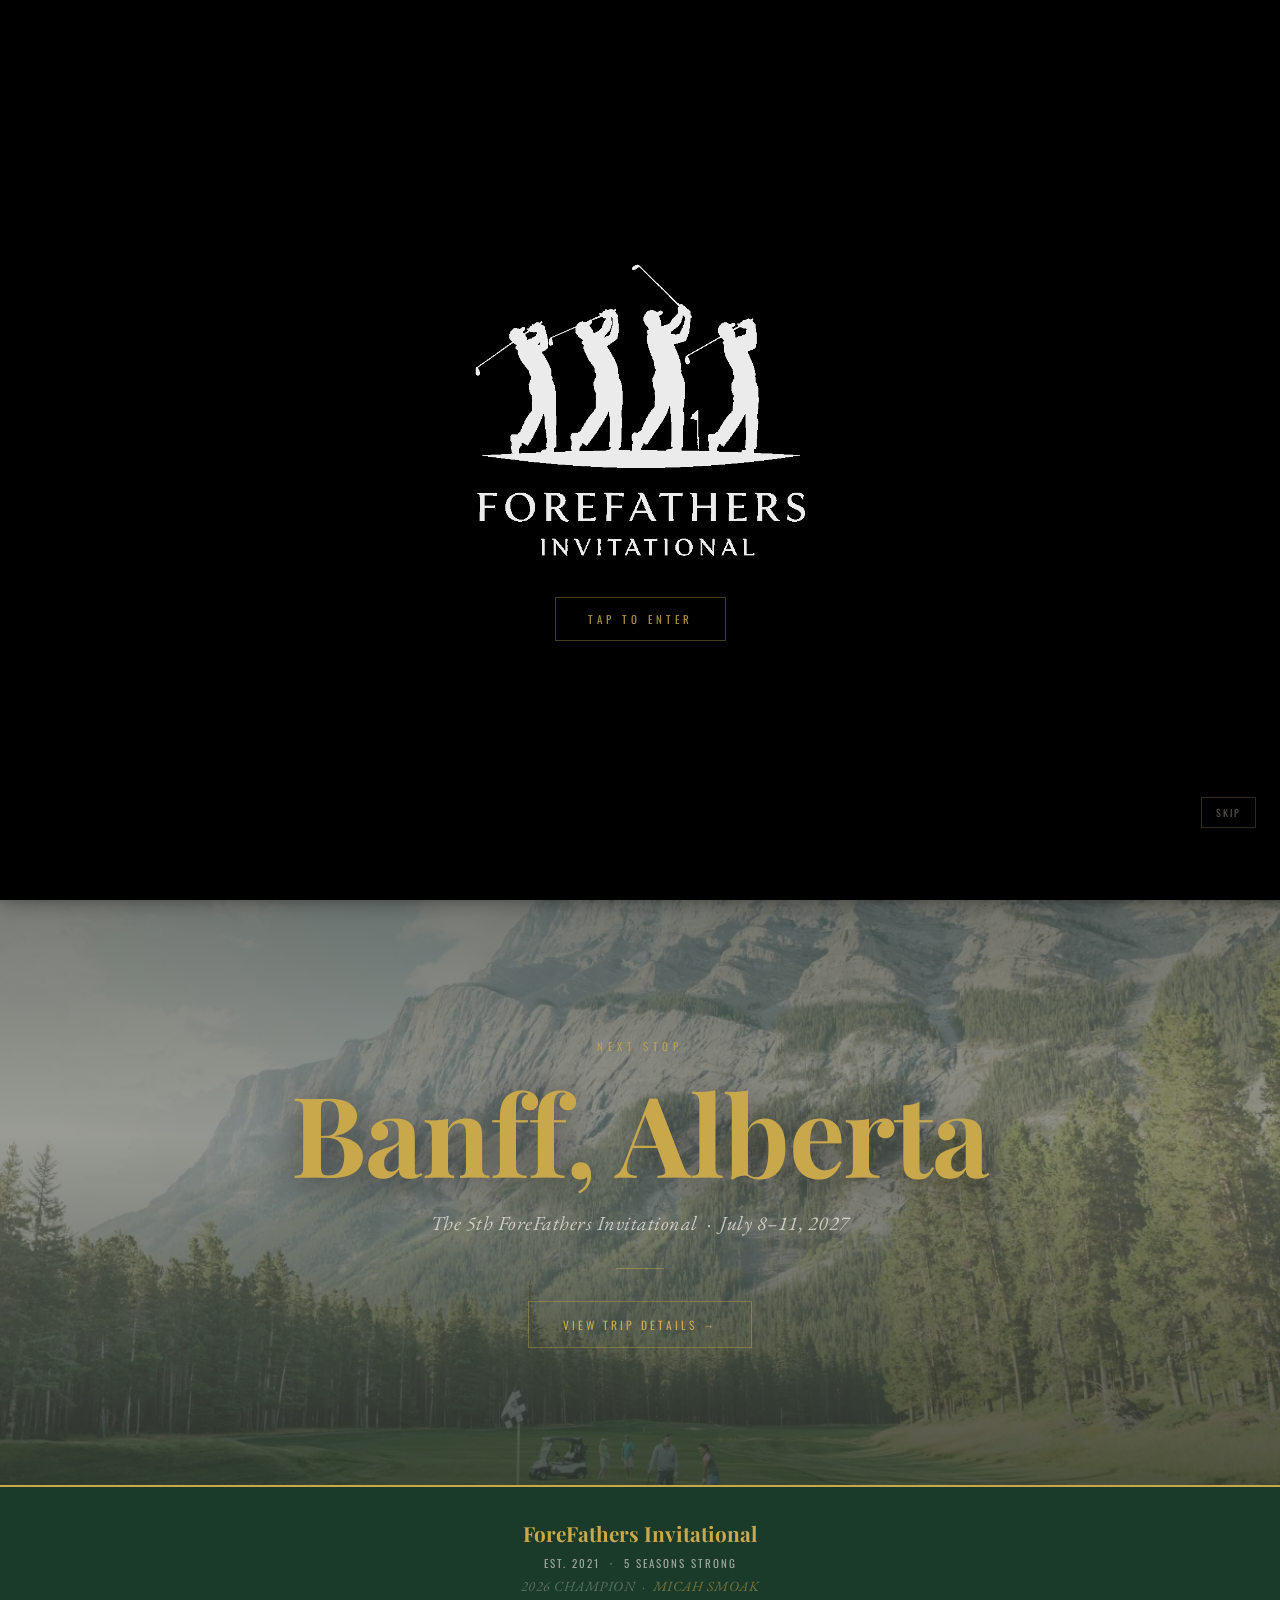
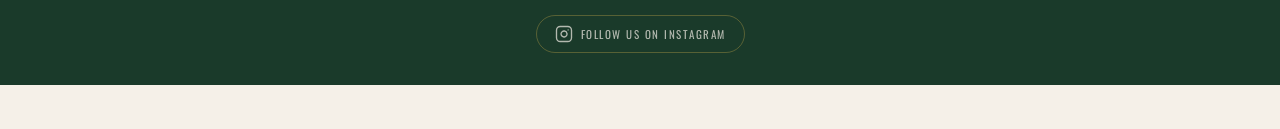
<file: index.html>
<!DOCTYPE html>
<html lang="en">
<head>

<meta charset="UTF-8">
<meta name="viewport" content="width=device-width, initial-scale=1.0">
<title>ForeFathers Invitational — Annual Golf Tournament | Est. 2021</title>
<link rel="canonical" href="https://forefathersinvitational.com/">
<meta name="google-site-verification" content="waDH7lcGV2eXZygQedsRmFB4JnEVKOLTqex9ZoBoFQw">
<link rel="preconnect" href="https://fonts.googleapis.com">
<link rel="preconnect" href="https://fonts.gstatic.com" crossorigin>
<link href="https://fonts.googleapis.com/css2?family=Playfair+Display:wght@400;700;900&family=EB+Garamond:ital,wght@0,400;0,500;1,400&family=Oswald:wght@300;400;500&display=swap" rel="stylesheet">
<link rel="stylesheet" href="styles.css">
<link rel="stylesheet" href="ticker.css">
<link rel="icon" type="image/x-icon" href="favicon.ico">
<link rel="icon" type="image/png" sizes="32x32" href="favicon-32.png">
<link rel="icon" type="image/png" sizes="16x16" href="favicon-16.png">
<link rel="apple-touch-icon" sizes="180x180" href="favicon-180.png">
<link rel="icon" type="image/png" sizes="192x192" href="favicon-192.png">
<!-- PWA -->
<link rel="manifest" href="manifest.json">
<meta name="theme-color" content="#c9a84c">
<meta name="apple-mobile-web-app-capable" content="yes">
<meta name="apple-mobile-web-app-status-bar-style" content="black-translucent">
<meta name="apple-mobile-web-app-title" content="ForeFathers">
<!-- Open Graph / Social Sharing -->
<meta property="og:type"         content="website">
<meta property="og:url"          content="https://forefathersinvitational.com/">
<meta property="og:title"        content="ForeFathers Invitational — Annual Golf Tournament | Est. 2021">
<meta property="og:description"  content="The ForeFathers Invitational is an annual golf tournament among friends. Est. 2021. Next stop: Banff, Alberta — July 8–11, 2027.">
<meta property="og:image"        content="https://forefathersinvitational.com/og-image.png">
<meta property="og:image:width"  content="1200">
<meta property="og:image:height" content="630">
<meta name="twitter:card"        content="summary_large_image">
<meta name="twitter:title"       content="ForeFathers Invitational — Annual Golf Tournament | Est. 2021">
<meta name="twitter:description" content="The ForeFathers Invitational is an annual golf tournament among friends. Est. 2021. Next stop: Banff, Alberta — July 8–11, 2027.">
<meta name="twitter:image"       content="https://forefathersinvitational.com/og-image.png">
<meta name="description"         content="The ForeFathers Invitational is an annual golf tournament among friends. Est. 2021. Next stop: Banff, Alberta — July 8–11, 2027.">
<script type="application/ld+json">
{
  "@context": "https://schema.org",
  "@type": "SportsEvent",
  "name": "ForeFathers Invitational 2027",
  "description": "The 5th ForeFathers Invitational — an annual golf tournament among friends. Est. 2021.",
  "startDate": "2027-07-08",
  "endDate": "2027-07-12",
  "eventStatus": "https://schema.org/EventScheduled",
  "location": {
    "@type": "Place",
    "name": "Banff, Alberta, Canada",
    "address": { "@type": "PostalAddress", "addressLocality": "Banff", "addressRegion": "AB", "addressCountry": "CA" }
  },
  "url": "https://forefathersinvitational.com/banff-2027.html",
  "organizer": { "@type": "Organization", "name": "ForeFathers Invitational", "url": "https://forefathersinvitational.com" }
}
</script>
<style>
  #intro-overlay {
    position: fixed;
    top: 0; left: 0;
    width: 100vw; height: 100vh;
    z-index: 99999;
    background: #000;
    transition: opacity 0.95s ease;
    overflow: hidden;
  }
  #intro-overlay.fade-out { opacity: 0; pointer-events: none; }
  #intro-video {
    position: absolute;
    top: 0; left: 0;
    width: 100vw;
    height: 100vh;
    object-fit: cover;
  }
  @media (orientation: portrait) {
    #intro-video {
      top: 50%;
      left: 0;
      width: 100%;
      height: auto;
      transform: translateY(-50%);
      object-fit: unset;
    }
  }
  #intro-gate {
    position: absolute;
    top: 0; left: 0;
    width: 100vw; height: 100vh;
    display: flex;
    flex-direction: column;
    align-items: center;
    justify-content: center;
    padding: 24px;
    box-sizing: border-box;
    z-index: 2;
  }
  @keyframes gate-breathe {
    0%, 100% { opacity: 0.92; }
    50% { opacity: 0.6; }
  }
  #intro-gate img {
    display: block;
    max-width: min(340px, 72vw);
    max-height: 48vh;
    width: auto;
    height: auto;
    filter: brightness(0) invert(1);
    opacity: 0.92;
    margin-bottom: clamp(20px, 4vh, 40px);
    animation: gate-breathe 3.5s ease-in-out infinite;
  }
  #intro-skip {
    position: absolute;
    bottom: max(72px, env(safe-area-inset-bottom, 24px) + 48px);
    right: 24px;
    background: none;
    border: 1px solid rgba(201,168,76,0.25);
    color: rgba(245,240,232,0.35);
    font-family: 'Oswald', sans-serif;
    font-size: 10px;
    letter-spacing: 2px;
    text-transform: uppercase;
    padding: 7px 14px;
    cursor: pointer;
    transition: all 0.2s;
    z-index: 3;
  }
  #intro-skip:hover { color: #c9a84c; border-color: rgba(201,168,76,0.6); }
  #intro-enter {
    font-family: 'Oswald', sans-serif;
    font-size: 11px;
    letter-spacing: 4px;
    text-transform: uppercase;
    color: rgba(201,168,76,0.85);
    background: none;
    border: 1px solid rgba(201,168,76,0.35);
    padding: 13px 32px;
    cursor: pointer;
    transition: all 0.25s;
    -webkit-tap-highlight-color: transparent;
  }
  #intro-enter:hover, #intro-enter:active { color: rgba(201,168,76,1); border-color: rgba(201,168,76,0.75); }
  @keyframes introFade { to { opacity: 1; } }

  /* ── PWA INSTALL PROMPT ── */
  #ffi-install-prompt {
    position: fixed;
    bottom: calc(44px + env(safe-area-inset-bottom, 0px));
    left: 0; right: 0;
    background: #0c1910;
    border-top: 1px solid rgba(201,168,76,0.35);
    display: none;
    align-items: center;
    padding: 10px 16px;
    gap: 12px;
    z-index: 850;
    transform: translateY(110%);
    transition: transform 0.4s cubic-bezier(0.16,1,0.3,1);
    font-family: 'Oswald', sans-serif;
  }
  #ffi-install-prompt.ffi-ip-ready { display: flex; }
  #ffi-install-prompt.ffi-ip-visible { transform: translateY(0); }
  #ffi-install-icon {
    width: 36px; height: 36px; border-radius: 8px;
    background: #c9a84c;
    display: flex; align-items: center; justify-content: center;
    flex-shrink: 0;
    font-size: 18px; color: #06100a;
  }
  #ffi-install-text { flex: 1; min-width: 0; }
  #ffi-install-title {
    font-size: 0.68rem; font-weight: 500; letter-spacing: 1.5px;
    text-transform: uppercase; color: rgba(245,240,232,0.9);
    white-space: nowrap; overflow: hidden; text-overflow: ellipsis;
  }
  #ffi-install-sub {
    font-size: 0.48rem; letter-spacing: 1.5px; text-transform: uppercase;
    color: rgba(245,240,232,0.35); margin-top: 3px;
  }
  #ffi-install-add {
    background: #c9a84c; color: #06100a;
    font-family: 'Oswald', sans-serif; font-size: 0.58rem;
    font-weight: 500; letter-spacing: 2px; text-transform: uppercase;
    border: none; padding: 9px 14px; cursor: pointer; flex-shrink: 0;
  }
  #ffi-install-dismiss {
    background: none; border: none;
    color: rgba(245,240,232,0.3); font-size: 20px;
    cursor: pointer; padding: 4px 2px; flex-shrink: 0; line-height: 1;
  }
  @media (min-width: 769px) { #ffi-install-prompt { display: none !important; } }
</style>
<!-- Google tag (gtag.js) -->
<script async src="https://www.googletagmanager.com/gtag/js?id=G-DTX58MS7P4"></script>
<script>
  window.dataLayer = window.dataLayer || [];
  function gtag(){dataLayer.push(arguments);}
  gtag('js', new Date());
  gtag('config', 'G-DTX58MS7P4');
</script>
</head>
<body class="page-home">
<a href="#main" class="skip-nav">Skip to main content</a>

<!-- CINEMATIC INTRO -->
<div id="intro-overlay">
  <video id="intro-video" playsinline preload="auto">
    <source src="intro.mp4" type="video/mp4">
  </video>
  <div id="intro-gate">
    <img src="images/logo.png" alt="ForeFathers Invitational">
    <button id="intro-enter">TAP TO ENTER</button>
  </div>
  <button id="intro-skip" onclick="window.dismissIntro && window.dismissIntro()">SKIP</button>
</div>


<!-- NAV -->
<nav>
  <button class="nav-toggle" id="nav-toggle" aria-label="Menu">
    <span></span><span></span><span></span>
  </button>
  <a href="index.html" class="nav-logo"><img src="images/logo.png" alt="Home"></a>
  <ul id="nav-menu">
    <li><a href="index.html" class="nav-active">Home</a></li>
    <li><a href="banff-2027.html">Banff '27</a></li>
    <li><a href="leaderboard.html">Leaderboard</a></li>
    <li class="nav-dropdown">
      <a href="#" class="nav-dropdown-toggle"> Tournament <span class="nav-chevron">&#9660;</span></a>
      <ul class="nav-dropdown-menu">
        <li><a href="champions.html">Champions</a></li>
        <li><a href="alumni.html">Alumni</a></li>
        <li><a href="format.html">Format</a></li>
        <li><a href="gallery.html">Gallery</a></li>
      </ul>
    </li>
    <li><a href="recap.html">2026 Recap</a></li>
    <li><a href="admin.html">Admin</a></li>
  </ul>
</nav>

<div id="nav-backdrop"></div>

<main id="main">
<!-- HERO -->
<header class="hero">
  <div class="hero-bg" id="hero-bg" style="background-image:url('images/banff-bg.jpg')"></div>
  <div class="hero-overlay"></div>
  <div class="hero-content">
    <div class="hero-badge hero-enter hero-reveal-1">Est. 2021</div>
    <img class="hero-logo hero-enter hero-reveal-2" src="images/logo.png" alt="ForeFathers Invitational Logo"/>
    <p class="hero-tagline hero-enter hero-reveal-4">The Trip That Became a Tradition.</p>
    <div class="hero-enter hero-cd-wrap hero-reveal-5">
      <div class="y2027-countdown">
        <div class="y2027-cd-label">Days Until Banff 2027</div>
        <div class="y2027-cd-units">
          <div class="y2027-cd-unit"><span class="y2027-cd-num" id="cd-days">—</span><span class="y2027-cd-unit-lbl">Days</span></div>
          <div class="y2027-cd-sep">:</div>
          <div class="y2027-cd-unit"><span class="y2027-cd-num" id="cd-hours">—</span><span class="y2027-cd-unit-lbl">Hours</span></div>
          <div class="y2027-cd-sep">:</div>
          <div class="y2027-cd-unit"><span class="y2027-cd-num" id="cd-mins">—</span><span class="y2027-cd-unit-lbl">Minutes</span></div>
        </div>
      </div>
    </div>
  </div>
  <a class="hero-scroll-cue hero-enter hero-reveal-6" href="#next-year" aria-label="Scroll to next section">
    <svg width="26" height="26" viewBox="0 0 24 24" fill="none" stroke="currentColor" stroke-width="1.5" stroke-linecap="round" stroke-linejoin="round"><polyline points="6 9 12 15 18 9"/></svg>
  </a>
</header>

<!-- 2027 TEASER -->
<section id="next-year" class="banff-teaser">
  <div class="banff-teaser-bg" style="background-image:url('images/banff-springs-5th.webp')"></div>
  <div class="banff-teaser-overlay"></div>
  <div class="container banff-teaser-content">
    <div class="banff-teaser-eyebrow">Next Stop</div>
    <div class="banff-teaser-headline">Banff, Alberta</div>
    <div class="banff-teaser-sub">The 5th ForeFathers Invitational &nbsp;·&nbsp; July 8–11, 2027</div>
    <div class="banff-teaser-rule"></div>
    <a href="banff-2027.html" class="banff-teaser-cta">View Trip Details →</a>
  </div>
</section>

</main>
<!-- FOOTER -->
<footer>
  <div class="footer-logo">ForeFathers Invitational</div>
  <p>Est. 2021 &nbsp;·&nbsp; 5 Seasons Strong</p>
  <p class="footer-champion">2026 Champion &nbsp;·&nbsp; <em>Micah Smoak</em></p>
  <a class="footer-instagram" href="https://www.instagram.com/forefathersinvitational" target="_blank" rel="noopener">
    <svg xmlns="http://www.w3.org/2000/svg" width="18" height="18" viewBox="0 0 24 24" fill="none" stroke="currentColor" stroke-width="1.8" stroke-linecap="round" stroke-linejoin="round"><rect x="2" y="2" width="20" height="20" rx="5" ry="5"/><path d="M16 11.37A4 4 0 1 1 12.63 8 4 4 0 0 1 16 11.37z"/><line x1="17.5" y1="6.5" x2="17.51" y2="6.5"/></svg>
    Follow us on Instagram
  </a>
</footer>


<script>
  // ── PWA SERVICE WORKER ──
  if ('serviceWorker' in navigator) {
    window.addEventListener('load', function() {
      navigator.serviceWorker.register('/sw.js').catch(function() {});
    });
  }
</script>
<script>
  // ── VIDEO INTRO ──────────────────────────────────────────────
  (function() {
    var overlay = document.getElementById('intro-overlay');
    if (!overlay) return;

    var SEEN_KEY = 'ffi_intro_seen';
    var alreadySeen = sessionStorage.getItem(SEEN_KEY);

    var dismissed = false;
    window.dismissIntro = function() {
      if (dismissed) return;
      dismissed = true;
      try { sessionStorage.setItem(SEEN_KEY, '1'); } catch(e) {}
      overlay.style.opacity = '0';
      setTimeout(function() { overlay.style.display = 'none'; }, 950);

      // Sequenced title card reveal — total under ~2s
      var seq = [
        ['.hero-reveal-1', 120],   // Est. badge — drifts down
        ['.hero-reveal-2', 310],   // Golfer logo — scales in
        ['.hero-reveal-4', 540],   // Tagline
        ['.hero-reveal-5', 740],   // Countdown
        ['.hero-reveal-6', 900],   // Scroll cue
      ];
      seq.forEach(function(pair) {
        var el = document.querySelector(pair[0]);
        if (!el) return;
        setTimeout(function() { el.classList.add('hero-visible'); }, pair[1]);
      });
    };

    // Skip intro immediately if already seen this session
    if (alreadySeen) {
      overlay.style.display = 'none';
      dismissed = true;
      var seq = ['.hero-reveal-1','.hero-reveal-2','.hero-reveal-4','.hero-reveal-5','.hero-reveal-6'];
      seq.forEach(function(sel) {
        var el = document.querySelector(sel);
        if (el) el.classList.add('hero-visible');
      });
      return;
    }

    var video = document.getElementById('intro-video');
    var gate  = document.getElementById('intro-gate');
    if (!video) { window.dismissIntro(); return; }

    video.addEventListener('ended', window.dismissIntro);

    function startVideo() {
      if (gate) {
        gate.style.transition = 'opacity 0.5s ease';
        gate.style.opacity = '0';
        setTimeout(function() { gate.style.display = 'none'; }, 500);
      }
      video.play().catch(window.dismissIntro);
    }

    if (gate) gate.addEventListener('click', startVideo);
    var enterBtn = document.getElementById('intro-enter');
    if (enterBtn) enterBtn.addEventListener('click', function(e) { e.stopPropagation(); startVideo(); });

  })();

  // ── HAMBURGER MENU ─────────────────────────────────────────────
  (function() {
    var toggle   = document.getElementById('nav-toggle');
    var menu     = document.getElementById('nav-menu');
    var backdrop = document.getElementById('nav-backdrop');
    if (!toggle || !menu) return;
    function openNav() {
      toggle.classList.add('open');
      menu.classList.add('open');
      if (backdrop) {
        backdrop.classList.add('visible');
        requestAnimationFrame(function() { backdrop.classList.add('open'); });
      }
      document.body.style.overflow = 'hidden';
    }
    function closeNav() {
      toggle.classList.remove('open');
      menu.classList.remove('open');
      if (backdrop) {
        backdrop.classList.remove('open');
        setTimeout(function() { backdrop.classList.remove('visible'); }, 260);
      }
      document.body.style.overflow = '';
    }
    toggle.addEventListener('click', function() {
      menu.classList.contains('open') ? closeNav() : openNav();
    });
    menu.querySelectorAll('a').forEach(function(a) { a.addEventListener('click', closeNav); });
    if (backdrop) backdrop.addEventListener('click', closeNav);
    document.addEventListener('keydown', function(e) { if (e.key === 'Escape') closeNav(); });
  })();

  // Dropdown toggle
  var dd = document.querySelector('.nav-dropdown');
  var ddToggle = dd && dd.querySelector('.nav-dropdown-toggle');
  if (ddToggle) {
    ddToggle.addEventListener('click', function(e) {
      e.preventDefault();
      dd.classList.toggle('open');
    });
    document.addEventListener('click', function(e) {
      if (!dd.contains(e.target)) dd.classList.remove('open');
    });
  }
  </script>
<script>
  // ── COUNTDOWN TO BANFF 2027 (with flip animation) ────────────
  (function() {
    var target = new Date('2027-07-08T12:00:00-06:00');
    function pad(n) { return String(n).padStart(2, '0'); }

    function flipTo(el, newVal) {
      if (!el || el.textContent === newVal) return;
      el.classList.remove('ff-flip-enter', 'ff-flip-exit');
      el.classList.add('ff-flip-exit');
      var onEnd = function() {
        el.removeEventListener('animationend', onEnd);
        el.textContent = newVal;
        el.classList.remove('ff-flip-exit');
        el.classList.add('ff-flip-enter');
        el.addEventListener('animationend', function done() {
          el.removeEventListener('animationend', done);
          el.classList.remove('ff-flip-enter');
        });
      };
      el.addEventListener('animationend', onEnd);
    }

    var elDays  = document.getElementById('cd-days');
    var elHours = document.getElementById('cd-hours');
    var elMins  = document.getElementById('cd-mins');

    function tick() {
      var now  = new Date();
      var diff = target - now;
      if (diff <= 0) { flipTo(elDays,'00'); flipTo(elHours,'00'); flipTo(elMins,'00'); return; }
      flipTo(elDays,  pad(Math.floor(diff / 86400000)));
      flipTo(elHours, pad(Math.floor((diff % 86400000) / 3600000)));
      flipTo(elMins,  pad(Math.floor((diff % 3600000)  / 60000)));
    }
    tick();
    setInterval(tick, 60000); // minutes-only — update every 60s
  })();
</script>
<script>
  // ── NAV SCROLL TRANSPARENCY (homepage only) ──────────────────
  (function() {
    var nav = document.querySelector('nav');
    if (!nav || !document.body.classList.contains('page-home')) return;
    function onNavScroll() {
      nav.classList.toggle('nav-scrolled', window.scrollY > 60);
    }
    window.addEventListener('scroll', onNavScroll, { passive: true });
    onNavScroll();
  })();

  // ── HERO PARALLAX — disabled (CSS-only hero, no photo layer) ──
</script>
<script src="ticker.js" defer></script>
<script src="animations.js" defer></script>

<!-- PWA INSTALL PROMPT -->
<div id="ffi-install-prompt" role="banner" aria-label="Add to Home Screen">
  <div id="ffi-install-icon">⛳</div>
  <div id="ffi-install-text">
    <div id="ffi-install-title">ForeFathers Invitational</div>
    <div id="ffi-install-sub">Add to Home Screen</div>
  </div>
  <button id="ffi-install-add">Add</button>
  <button id="ffi-install-dismiss" aria-label="Dismiss">×</button>
</div>

<script>
(function() {
  var INSTALLED_KEY = 'ffi_pwa_installed';
  var PROMPTED_KEY  = 'ffi_pwa_prompted';

  try {
    if (localStorage.getItem(INSTALLED_KEY)) return;
    if (sessionStorage.getItem(PROMPTED_KEY)) return;
  } catch(e) { return; }

  var isIOS = /iphone|ipad|ipod/i.test(navigator.userAgent) && !window.MSStream;
  var isStandalone = window.navigator.standalone === true ||
                     window.matchMedia('(display-mode: standalone)').matches;

  if (isStandalone) {
    try { localStorage.setItem(INSTALLED_KEY, '1'); } catch(e) {}
    return;
  }

  var banner   = document.getElementById('ffi-install-prompt');
  var addBtn   = document.getElementById('ffi-install-add');
  var dismissBtn = document.getElementById('ffi-install-dismiss');
  var subEl    = document.getElementById('ffi-install-sub');
  if (!banner) return;

  var deferredEvt = null;

  function showBanner() {
    try { sessionStorage.setItem(PROMPTED_KEY, '1'); } catch(e) {}
    banner.classList.add('ffi-ip-ready');
    setTimeout(function() { banner.classList.add('ffi-ip-visible'); }, 3500);
  }

  function hideBanner() {
    banner.classList.remove('ffi-ip-visible');
    setTimeout(function() { banner.classList.remove('ffi-ip-ready'); }, 450);
  }

  dismissBtn.addEventListener('click', hideBanner);

  if (isIOS) {
    if (subEl) subEl.textContent = 'Tap Share → Add to Home Screen';
    if (addBtn) {
      addBtn.textContent = 'Got it';
      addBtn.addEventListener('click', function() {
        try { localStorage.setItem(INSTALLED_KEY, '1'); } catch(e) {}
        hideBanner();
      });
    }
    showBanner();
  } else {
    window.addEventListener('beforeinstallprompt', function(e) {
      e.preventDefault();
      deferredEvt = e;
      showBanner();
    });
    if (addBtn) {
      addBtn.addEventListener('click', function() {
        if (!deferredEvt) return;
        deferredEvt.prompt();
        deferredEvt.userChoice.then(function(result) {
          if (result.outcome === 'accepted') {
            try { localStorage.setItem(INSTALLED_KEY, '1'); } catch(e) {}
          }
          hideBanner();
          deferredEvt = null;
        });
      });
    }
    window.addEventListener('appinstalled', function() {
      try { localStorage.setItem(INSTALLED_KEY, '1'); } catch(e) {}
      hideBanner();
    });
  }
})();
</script>
</body>
</html>
</file>
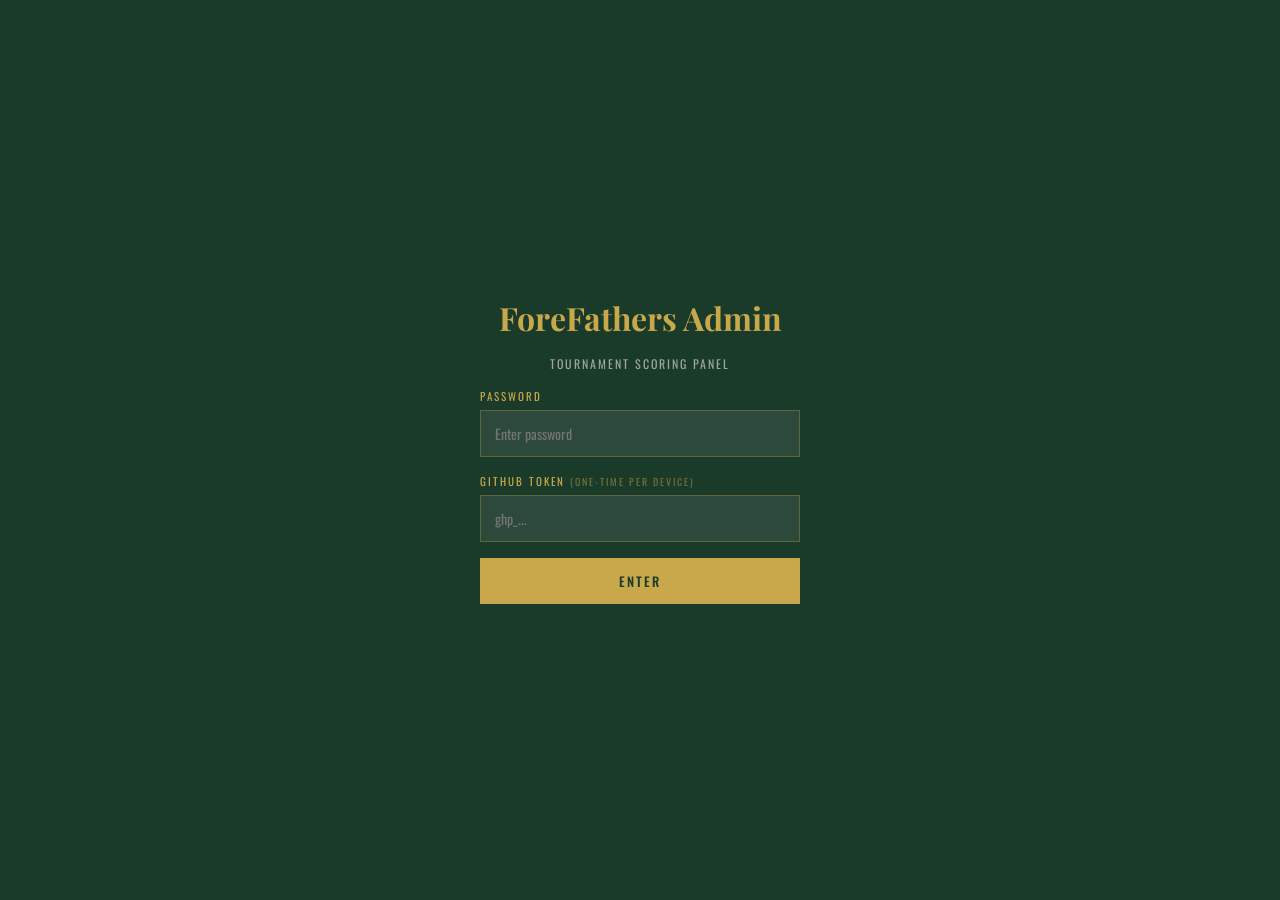
<file: admin.html>
<!DOCTYPE html>
<html lang="en">
<head>
<meta charset="UTF-8">
<meta name="viewport" content="width=device-width, initial-scale=1.0">
<title>ForeFathers Admin</title>
<link href="https://fonts.googleapis.com/css2?family=Oswald:wght@300;400;500&family=Playfair+Display:wght@700&display=swap" rel="stylesheet">
<style>
  :root { --green:#1a3a2a; --gold:#c9a84c; --cream:#f5f0e8; }
  * { margin:0; padding:0; box-sizing:border-box; }
  body { background:var(--green); font-family:'Oswald',sans-serif; color:var(--cream); min-height:100vh; }

  #login-screen { display:flex; flex-direction:column; align-items:center; justify-content:center; min-height:100vh; gap:16px; padding:20px; }
  #login-screen h1 { font-family:'Playfair Display',serif; color:var(--gold); font-size:2rem; text-align:center; }
  #login-screen p { color:rgba(245,240,232,0.6); font-size:12px; letter-spacing:2px; text-transform:uppercase; }
  .input-group { display:flex; flex-direction:column; gap:6px; width:100%; max-width:320px; }
  .input-group label { font-size:11px; letter-spacing:2px; text-transform:uppercase; color:var(--gold); }
  .input-group input { background:rgba(255,255,255,0.08); border:1px solid rgba(201,168,76,0.3); color:var(--cream); padding:12px 14px; font-family:'Oswald',sans-serif; font-size:14px; outline:none; width:100%; }
  .input-group input:focus { border-color:var(--gold); }
  .btn { background:var(--gold); color:var(--green); border:none; padding:13px 32px; font-family:'Oswald',sans-serif; font-size:13px; letter-spacing:2px; text-transform:uppercase; cursor:pointer; font-weight:500; width:100%; max-width:320px; transition:background 0.2s; }
  .btn:hover { background:#e5c97a; }
  .btn.secondary { background:transparent; color:var(--gold); border:1px solid rgba(201,168,76,0.4); }
  .btn.secondary:hover { background:rgba(201,168,76,0.1); }
  #login-error { color:#e74c3c; font-size:12px; letter-spacing:1px; display:none; }

  #admin-panel { display:none; padding:0 0 100px; }
  .admin-header { background:rgba(0,0,0,0.3); border-bottom:2px solid var(--gold); padding:16px 24px; display:flex; justify-content:space-between; align-items:center; }
  .admin-header h1 { font-family:'Playfair Display',serif; color:var(--gold); font-size:1.3rem; }
  .admin-header button { background:none; border:1px solid rgba(201,168,76,0.3); color:var(--cream); padding:6px 16px; cursor:pointer; font-family:'Oswald',sans-serif; font-size:11px; letter-spacing:1px; }
  .admin-body { max-width:900px; margin:0 auto; padding:30px 20px; }
  .section-label { font-size:10px; letter-spacing:3px; text-transform:uppercase; color:var(--gold); margin-bottom:16px; margin-top:32px; border-bottom:1px solid rgba(201,168,76,0.2); padding-bottom:8px; }

  .score-table { width:100%; border-collapse:collapse; }
  .score-table th { background:rgba(0,0,0,0.3); color:var(--gold); font-size:11px; letter-spacing:2px; text-transform:uppercase; padding:12px 10px; text-align:left; }
  .score-table th:not(:first-child) { text-align:center; }
  .score-table td { padding:8px 6px; border-bottom:1px solid rgba(255,255,255,0.05); }
  .score-table td:first-child { font-size:13px; letter-spacing:0.5px; }
  .score-table td .hcp { font-size:10px; color:rgba(245,240,232,0.4); }
  .score-table input[type="number"] { width:60px; background:rgba(255,255,255,0.08); border:1px solid rgba(255,255,255,0.1); color:var(--cream); padding:8px 6px; text-align:center; font-family:'Oswald',sans-serif; font-size:14px; -moz-appearance:textfield; }
  .score-table input[type="number"]::-webkit-inner-spin-button { -webkit-appearance:none; }
  .score-table input[type="number"]:focus { border-color:var(--gold); outline:none; }
  .score-table .net-cell { font-size:12px; color:var(--gold); text-align:center; }
  .score-table .total-cell { font-weight:500; font-size:14px; text-align:center; }
  .score-table tr:hover td { background:rgba(255,255,255,0.03); }

  .save-bar { position:fixed; bottom:0; left:0; right:0; background:var(--green); border-top:2px solid var(--gold); padding:14px 24px; padding-bottom:calc(14px + env(safe-area-inset-bottom, 0px)); display:flex; gap:12px; align-items:center; justify-content:flex-end; flex-wrap:wrap; }
  #save-status { font-size:12px; letter-spacing:1px; flex:1; }
  #save-status.ok { color:#2ecc71; }
  #save-status.err { color:#e74c3c; }
  #save-status.saving { color:var(--gold); }
  .table-wrapper { overflow-x:auto; }

  .round-tabs { display:flex; gap:6px; flex-wrap:wrap; margin-bottom:16px; }
  .round-tab { background:transparent; border:1px solid rgba(201,168,76,0.3); color:rgba(245,240,232,0.6); padding:7px 14px; font-family:'Oswald',sans-serif; font-size:11px; letter-spacing:1px; text-transform:uppercase; cursor:pointer; transition:all 0.2s; }
  .round-tab.active { background:var(--gold); color:var(--green); border-color:var(--gold); }
  .round-tab:hover:not(.active) { border-color:var(--gold); color:var(--cream); }
  #pairings-status.ok { color:#2ecc71; }
  #pairings-status.err { color:#e74c3c; }
  #pairings-status.saving { color:var(--gold); }

  @media (max-width:600px) {
    .score-table input[type="number"] { width:48px; font-size:13px; }
    .score-table th, .score-table td { padding:8px 4px; }
    #admin-panel { padding-bottom: 90px; }
    .save-bar {
      flex-direction: column;
      align-items: stretch;
      gap: 8px;
      padding: 10px 16px;
      padding-bottom: calc(10px + env(safe-area-inset-bottom, 0px));
    }
    #save-status {
      font-size: 11px;
      letter-spacing: 0.5px;
      text-align: center;
      min-height: 0;
      white-space: nowrap;
      overflow: hidden;
      text-overflow: ellipsis;
    }
    .save-bar-buttons {
      display: flex;
      gap: 8px;
    }
    .save-bar .btn { flex: 1; padding: 10px 8px; font-size: 11px; letter-spacing: 1px; }
  }
</style>
</head>
<body>

<div id="login-screen">
  <h1>ForeFathers Admin</h1>
  <p>Tournament Scoring Panel</p>
  <div class="input-group">
    <label>Password</label>
    <input type="password" id="password-input" placeholder="Enter password" onkeydown="if(event.key==='Enter')login()"/>
  </div>
  <div class="input-group">
    <label>GitHub Token <span style="color:rgba(201,168,76,0.5);font-size:10px;">(one-time per device)</span></label>
    <input type="password" id="token-input" placeholder="ghp_..." onkeydown="if(event.key==='Enter')login()"/>
  </div>
  <button class="btn" onclick="login()">Enter</button>
  <div id="login-error">Incorrect password or missing token</div>
</div>

<div id="admin-panel">
  <div class="admin-header">
    <h1>ForeFathers Invitational — Scoring</h1>
    <button onclick="logout()">Log Out</button>
  </div>
  <div class="admin-body">

    <div class="section-label">Tee Time Pairings</div>
    <div id="pairings-panel">
      <div class="round-tabs">
        <button class="round-tab active" onclick="switchRound(0)">R1 · True Blue</button>
        <button class="round-tab" onclick="switchRound(1)">R2 · Caledonia</button>
        <button class="round-tab" onclick="switchRound(2)">R3 · TPC</button>
        <button class="round-tab" onclick="switchRound(3)">R4 · Pawleys</button>
      </div>
      <div id="pairings-builder" style="min-height:10px;"></div>
      <div style="display:flex;gap:10px;margin-top:14px;flex-wrap:wrap;">
        <button class="btn secondary" style="width:auto;max-width:none;" onclick="loadPairings()">Refresh Pairings</button>
        <button class="btn" style="width:auto;max-width:none;" onclick="savePairings()">Save Pairings to Site</button>
      </div>
      <div id="pairings-status" style="font-size:12px;letter-spacing:1px;margin-top:8px;"></div>
    </div>

    <div class="section-label" style="margin-top:40px;">Round Scores (Gross)</div>
    <div class="table-wrapper">
      <table class="score-table" id="score-table">
        <thead>
          <tr>
            <th>Player</th>
            <th>R1<br><small style="opacity:0.5;font-size:9px">True Blue</small></th>
            <th>R2<br><small style="opacity:0.5;font-size:9px">Caledonia</small></th>
            <th>R3<br><small style="opacity:0.5;font-size:9px">TPC</small></th>
            <th>R4<br><small style="opacity:0.5;font-size:9px">Pawleys</small></th>
            <th>Gross</th>
            <th>Net</th>
          </tr>
        </thead>
        <tbody id="score-body"></tbody>
      </table>
    </div>

  </div>
  <div class="save-bar">
    <div id="save-status"></div>
    <div class="save-bar-buttons">
      <button class="btn secondary" style="width:auto;max-width:none;" onclick="loadScores()">Refresh</button>
      <button class="btn" style="width:auto;max-width:none;" onclick="saveScores()">Save Scores to Site</button>
    </div>
  </div>
</div>

<script>
const ADMIN_PASSWORD = 'forefathers2026';
const REPO_OWNER    = 'michaelconnell6-alt';
const REPO_NAME     = 'ffinvitational';
const SCORES_FILE   = 'scores.json';
const PAIRINGS_FILE = 'pairings.json';

let scoresData   = null;
let fileSha      = null;
let pairingsSha  = null;
let activeRound  = 0;
let pairingsData = {
  rounds: [
    { round:1, course:'True Blue',         date:'Friday, July 11',   groups:[] },
    { round:2, course:'Caledonia',          date:'Friday, July 11',   groups:[] },
    { round:3, course:'TPC Myrtle Beach',   date:'Saturday, July 11', groups:[] },
    { round:4, course:'Pawleys Plantation', date:'Sunday, July 12',   groups:[] }
  ]
};

// ── AUTH ──────────────────────────────────────────────────────
(function() {
  var saved = localStorage.getItem('ff_token');
  if (saved) { var el = document.getElementById('token-input'); if (el) el.value = saved; }
})();

function login() {
  var tok = document.getElementById('token-input').value.trim();
  if (tok) localStorage.setItem('ff_token', tok);
  var savedToken = localStorage.getItem('ff_token');
  if (document.getElementById('password-input').value === ADMIN_PASSWORD && savedToken) {
    document.getElementById('login-screen').style.display = 'none';
    document.getElementById('admin-panel').style.display  = 'block';
    renderPairings();
    loadScores();
    loadPairings();
  } else {
    document.getElementById('login-error').style.display = 'block';
  }
}
function logout() {
  document.getElementById('login-screen').style.display = 'flex';
  document.getElementById('admin-panel').style.display  = 'none';
  document.getElementById('password-input').value = '';
}

// ── FALLBACK PLAYERS ──────────────────────────────────────────
const FALLBACK_PLAYERS = [
  {"name":"Rob Leverone",    "handicap":8.4,  "strokes":[10,12,11,12],"scores":[null,null,null,null]},
  {"name":"Mikey Connell",   "handicap":6.9,  "strokes":[8, 10, 9,10],"scores":[null,null,null,null]},
  {"name":"Joseph Lowry",    "handicap":9.3,  "strokes":[11,13,12,13],"scores":[null,null,null,null]},
  {"name":"Garrett Wardell", "handicap":11.7, "strokes":[14,16,15,16],"scores":[null,null,null,null]},
  {"name":"Russell Cobble",  "handicap":5.7,  "strokes":[7, 9, 7, 8], "scores":[null,null,null,null]},
  {"name":"Justin Roy",      "handicap":13.0, "strokes":[16,18,16,18],"scores":[null,null,null,null]},
  {"name":"Steve Williams",  "handicap":10.3, "strokes":[13,15,13,15],"scores":[null,null,null,null]},
  {"name":"Micah Smoak",     "handicap":6.6,  "strokes":[8, 10, 8,10],"scores":[null,null,null,null]},
  {"name":"Nick Demarchi",   "handicap":12.4, "strokes":[15,17,16,17],"scores":[null,null,null,null]},
  {"name":"John Beauregard", "handicap":5.8,  "strokes":[7, 9, 7, 8], "scores":[null,null,null,null]},
  {"name":"Derek Beauregard","handicap":10.2, "strokes":[13,14,13,14],"scores":[null,null,null,null]},
  {"name":"Ryan Beauregard", "handicap":6.3,  "strokes":[8, 9, 8, 9], "scores":[null,null,null,null]},
  {"name":"Nick Brabant",    "handicap":17.9, "strokes":[22,24,22,25],"scores":[null,null,null,null]},
  {"name":"Court Russo",     "handicap":12.9, "strokes":[12,14,12,15],"scores":[null,null,null,null]}
];

const ALL_PLAYERS = FALLBACK_PLAYERS.map(function(p){ return p.name; });

// ── SCORES ────────────────────────────────────────────────────
async function loadScores() {
  const token = localStorage.getItem('ff_token');
  setStatus('Loading scores...', 'saving');
  if (token) {
    try {
      const res = await fetch('https://api.github.com/repos/' + REPO_OWNER + '/' + REPO_NAME + '/contents/' + SCORES_FILE, {
        headers: { 'Authorization': 'token ' + token, 'Cache-Control': 'no-cache' }
      });
      if (res.ok) {
        const json = await res.json();
        fileSha    = json.sha;
        scoresData = JSON.parse(atob(json.content.replace(/\s/g, '')));
        setStatus('✓ Scores loaded from GitHub', 'ok');
        renderTable();
        return;
      }
    } catch(e) {}
  }
  try {
    const raw = await fetch('https://raw.githubusercontent.com/' + REPO_OWNER + '/' + REPO_NAME + '/main/' + SCORES_FILE + '?_=' + Date.now());
    if (raw.ok) {
      scoresData = await raw.json();
      fileSha    = null;
      setStatus('✓ Scores loaded (SHA will be fetched on save)', 'ok');
      renderTable();
      return;
    }
  } catch(e) {}
  scoresData = { players: FALLBACK_PLAYERS };
  fileSha = null;
  setStatus('⚠ Using local data — save will fetch SHA automatically', 'err');
  renderTable();
}

function renderTable() {
  var tbody = document.getElementById('score-body');
  tbody.innerHTML = '';
  scoresData.players.forEach(function(p, pi) {
    var gross = p.scores.reduce(function(a,v){ return a + (v||0); }, 0);
    var rounds = p.scores.filter(function(v){ return v !== null; }).length;
    var strokesTotal = p.scores.reduce(function(a,v,i){ return v !== null ? a + (p.strokes[i]||0) : a; }, 0);
    var net = rounds > 0 ? gross - strokesTotal : null;
    var tr = document.createElement('tr');
    tr.innerHTML = '<td>' + p.name + '<br><span class="hcp">HCP ' + p.handicap + '</span></td>' +
      p.scores.map(function(s, ri) {
        return '<td style="text-align:center"><input type="number" value="' + (s||'') + '" placeholder="—" oninput="updateScore(' + pi + ',' + ri + ',this.value)"/></td>';
      }).join('') +
      '<td class="total-cell">' + (rounds > 0 ? gross : '—') + '</td>' +
      '<td class="net-cell">'   + (net !== null  ? net  : '—') + '</td>';
    tbody.appendChild(tr);
  });
}

function updateScore(pi, ri, val) {
  scoresData.players[pi].scores[ri] = val === '' ? null : parseInt(val);
  var p = scoresData.players[pi];
  var gross = p.scores.reduce(function(a,v){ return a+(v||0); }, 0);
  var rounds = p.scores.filter(function(v){ return v !== null; }).length;
  var strokesTotal = p.scores.reduce(function(a,v,i){ return v !== null ? a+(p.strokes[i]||0) : a; }, 0);
  var net = rounds > 0 ? gross - strokesTotal : null;
  var rows = document.getElementById('score-body').querySelectorAll('tr');
  rows[pi].querySelector('.total-cell').textContent = rounds > 0 ? gross : '—';
  rows[pi].querySelector('.net-cell').textContent   = net !== null ? net : '—';
}

async function saveScores() {
  var token = localStorage.getItem('ff_token');
  if (!token) { setStatus('No GitHub token — contact admin', 'err'); return; }
  setStatus('Saving...', 'saving');
  try {
    if (!fileSha) {
      var shaRes = await fetch('https://api.github.com/repos/' + REPO_OWNER + '/' + REPO_NAME + '/contents/' + SCORES_FILE, { headers: { 'Authorization': 'token ' + token } });
      if (shaRes.ok) { var shaJson = await shaRes.json(); fileSha = shaJson.sha; }
    }
    var content = btoa(unescape(encodeURIComponent(JSON.stringify(scoresData, null, 2))));
    var body    = { message: 'Update scores', content: content };
    if (fileSha) body.sha = fileSha;
    var res = await fetch('https://api.github.com/repos/' + REPO_OWNER + '/' + REPO_NAME + '/contents/' + SCORES_FILE, {
      method: 'PUT',
      headers: { 'Authorization': 'token ' + token, 'Content-Type': 'application/json' },
      body: JSON.stringify(body)
    });
    if (res.ok) {
      var json = await res.json();
      fileSha = json.content.sha;
      setStatus('✓ Scores saved! Site updates in ~30s', 'ok');
    } else {
      var err = await res.json();
      setStatus('✗ Save failed: ' + (err.message || res.status), 'err');
    }
  } catch(e) { setStatus('✗ Error: ' + e.message, 'err'); }
}

function setStatus(msg, cls) {
  var el = document.getElementById('save-status');
  el.textContent = msg; el.className = cls;
}

// ── PAIRINGS ──────────────────────────────────────────────────
async function loadPairings() {
  var token = localStorage.getItem('ff_token');
  setPairStatus('Loading...', 'saving');

  if (token) {
    try {
      var res = await fetch('https://api.github.com/repos/' + REPO_OWNER + '/' + REPO_NAME + '/contents/' + PAIRINGS_FILE, {
        headers: { 'Authorization': 'token ' + token, 'Cache-Control': 'no-cache' }
      });
      if (res.ok) {
        var json    = await res.json();
        pairingsSha = json.sha;
        pairingsData = JSON.parse(atob(json.content.replace(/\s/g, '')));
        setPairStatus('✓ Pairings loaded (API)', 'ok');
        renderPairings();
        return;
      }
    } catch(e) { /* fall through */ }
  }

  try {
    var raw = await fetch('https://raw.githubusercontent.com/' + REPO_OWNER + '/' + REPO_NAME + '/main/' + PAIRINGS_FILE + '?_=' + Date.now());
    if (raw.ok) {
      pairingsData = await raw.json();
      pairingsSha  = null;
      setPairStatus('✓ Pairings loaded (raw)', 'ok');
    } else {
      pairingsData = { rounds: [
        { round:1, course:'True Blue',         date:'Friday, July 11',   groups:[] },
        { round:2, course:'Caledonia',          date:'Friday, July 11',   groups:[] },
        { round:3, course:'Pawleys Plantation', date:'Saturday, July 12', groups:[] },
        { round:4, course:'TPC Myrtle Beach',   date:'Sunday, July 13',   groups:[] }
      ]};
      setPairStatus('Using blank pairings', 'err');
    }
    renderPairings();
  } catch(e) {
    setPairStatus('Could not load pairings: ' + e.message, 'err');
  }
}

function switchRound(idx) {
  activeRound = idx;
  document.querySelectorAll('.round-tab').forEach(function(t, i){ t.classList.toggle('active', i === idx); });
  renderPairings();
}

function renderPairings() {
  var builder = document.getElementById('pairings-builder');
  if (!builder) return;
  if (!pairingsData || !pairingsData.rounds) {
    pairingsData = { rounds: [
      { round:1, course:'True Blue',         date:'Friday, July 11',   groups:[] },
      { round:2, course:'Caledonia',          date:'Friday, July 11',   groups:[] },
      { round:3, course:'Pawleys Plantation', date:'Saturday, July 12', groups:[] },
      { round:4, course:'TPC Myrtle Beach',   date:'Sunday, July 13',   groups:[] }
    ]};
  }
  try {

  var round    = pairingsData.rounds[activeRound];
  var assigned = [];
  for (var gi = 0; gi < round.groups.length; gi++) {
    for (var pi = 0; pi < round.groups[gi].players.length; pi++) {
      assigned.push(round.groups[gi].players[pi]);
    }
  }
  var unassigned = ALL_PLAYERS.filter(function(p){ return assigned.indexOf(p) === -1; });

  var html = '<div style="display:grid;grid-template-columns:repeat(auto-fit,minmax(200px,1fr));gap:12px;margin-bottom:8px;">';
  for (var g = 0; g < round.groups.length; g++) {
    var grp = round.groups[g];
    html += '<div style="background:rgba(0,0,0,0.25);border:1px solid rgba(201,168,76,0.2);padding:14px;">';
    html += '<div style="font-size:10px;letter-spacing:2px;text-transform:uppercase;color:#c9a84c;margin-bottom:8px;">Group ' + (g+1) + '</div>';
    html += '<input value="' + (grp.teeTime||'') + '" placeholder="Tee time (e.g. 8:06 AM)" oninput="pairingsData.rounds[' + activeRound + '].groups[' + g + '].teeTime=this.value" style="width:100%;background:rgba(255,255,255,0.08);border:1px solid rgba(201,168,76,0.3);color:#f5f0e8;padding:7px 10px;font-size:13px;margin-bottom:8px;outline:none;"/>';
    for (var pp = 0; pp < grp.players.length; pp++) {
      html += '<div style="display:flex;justify-content:space-between;align-items:center;padding:5px 0;border-bottom:1px solid rgba(255,255,255,0.05);font-size:13px;color:#f5f0e8;">';
      html += '<span>' + grp.players[pp] + '</span>';
      html += '<button onclick="removeFromGroup(' + g + ',\'' + grp.players[pp] + '\')" style="background:none;border:none;color:rgba(201,168,76,0.5);cursor:pointer;font-size:18px;line-height:1;padding:0 2px;">×</button>';
      html += '</div>';
    }
    if (unassigned.length > 0) {
      html += '<select onchange="addToGroup(' + g + ',this)" style="margin-top:8px;width:100%;background:#1a3a2a;border:1px solid rgba(201,168,76,0.3);color:#f5f0e8;padding:6px;font-size:12px;">';
      html += '<option value="">+ Add player</option>';
      for (var u = 0; u < unassigned.length; u++) {
        html += '<option value="' + unassigned[u] + '">' + unassigned[u] + '</option>';
      }
      html += '</select>';
    }
    html += '</div>';
  }
  html += '</div>';

  if (round.groups.length < 5) {
    html += '<button onclick="addGroup()" style="background:transparent;border:1px dashed rgba(201,168,76,0.4);color:#c9a84c;padding:10px;width:100%;cursor:pointer;font-size:12px;letter-spacing:2px;text-transform:uppercase;margin-bottom:12px;">+ Add Group</button>';
  }

  if (unassigned.length > 0) {
    html += '<div style="margin-top:12px;">';
    html += '<div style="font-size:10px;letter-spacing:2px;color:rgba(245,240,232,0.5);text-transform:uppercase;margin-bottom:8px;">Unassigned Players</div>';
    html += '<div style="display:flex;flex-wrap:wrap;gap:6px;">';
    for (var uu = 0; uu < unassigned.length; uu++) {
      html += '<span onclick="promptAddToGroup(\'' + unassigned[uu] + '\')" style="background:rgba(255,255,255,0.07);border:1px solid rgba(255,255,255,0.12);color:#f5f0e8;padding:5px 12px;font-size:12px;cursor:pointer;letter-spacing:0.5px;">' + unassigned[uu] + '</span>';
    }
    html += '</div></div>';
  }

  builder.innerHTML = html;
  } catch(e) { builder.innerHTML = '<p style="color:#e74c3c;font-size:13px;">Render error: ' + e.message + '</p>'; }
}

function addGroup() {
  pairingsData.rounds[activeRound].groups.push({ teeTime:'', players:[] });
  renderPairings();
}
function addToGroup(gi, sel) {
  if (!sel.value) return;
  pairingsData.rounds[activeRound].groups[gi].players.push(sel.value);
  renderPairings();
}
function removeFromGroup(gi, player) {
  var g = pairingsData.rounds[activeRound].groups[gi];
  g.players = g.players.filter(function(p){ return p !== player; });
  renderPairings();
}
function promptAddToGroup(player) {
  var round = pairingsData.rounds[activeRound];
  if (round.groups.length === 0) { alert('Add a group first.'); return; }
  if (round.groups.length === 1) { pairingsData.rounds[activeRound].groups[0].players.push(player); renderPairings(); return; }
  var choice = prompt('Add ' + player + ' to which group?\n' + round.groups.map(function(g,i){ return (i+1) + ': ' + (g.teeTime||'Group '+(i+1)); }).join('\n') + '\nEnter group number:');
  var idx = parseInt(choice) - 1;
  if (!isNaN(idx) && idx >= 0 && idx < round.groups.length) {
    pairingsData.rounds[activeRound].groups[idx].players.push(player);
    renderPairings();
  }
}

async function savePairings() {
  var token = localStorage.getItem('ff_token');
  if (!token) { setPairStatus('No GitHub token', 'err'); return; }
  setPairStatus('Saving...', 'saving');
  try {
    if (!pairingsSha) {
      var shaRes = await fetch('https://api.github.com/repos/' + REPO_OWNER + '/' + REPO_NAME + '/contents/' + PAIRINGS_FILE, { headers: { 'Authorization': 'token ' + token } });
      if (shaRes.ok) { var sj = await shaRes.json(); pairingsSha = sj.sha; }
    }
    var content = btoa(unescape(encodeURIComponent(JSON.stringify(pairingsData, null, 2))));
    var body    = { message: 'Update pairings', content: content };
    if (pairingsSha) body.sha = pairingsSha;
    var res = await fetch('https://api.github.com/repos/' + REPO_OWNER + '/' + REPO_NAME + '/contents/' + PAIRINGS_FILE, {
      method: 'PUT',
      headers: { 'Authorization': 'token ' + token, 'Content-Type': 'application/json' },
      body: JSON.stringify(body)
    });
    if (res.ok) {
      var j = await res.json();
      pairingsSha = j.content.sha;
      setPairStatus('✓ Pairings saved! Site updates in ~30s', 'ok');
    } else {
      var err = await res.json();
      setPairStatus('✗ Save failed: ' + (err.message || res.status), 'err');
    }
  } catch(e) { setPairStatus('✗ Error: ' + e.message, 'err'); }
}

function setPairStatus(msg, cls) {
  var el = document.getElementById('pairings-status');
  el.textContent = msg; el.className = cls;
}
</script>
</body>
</html>
</file>
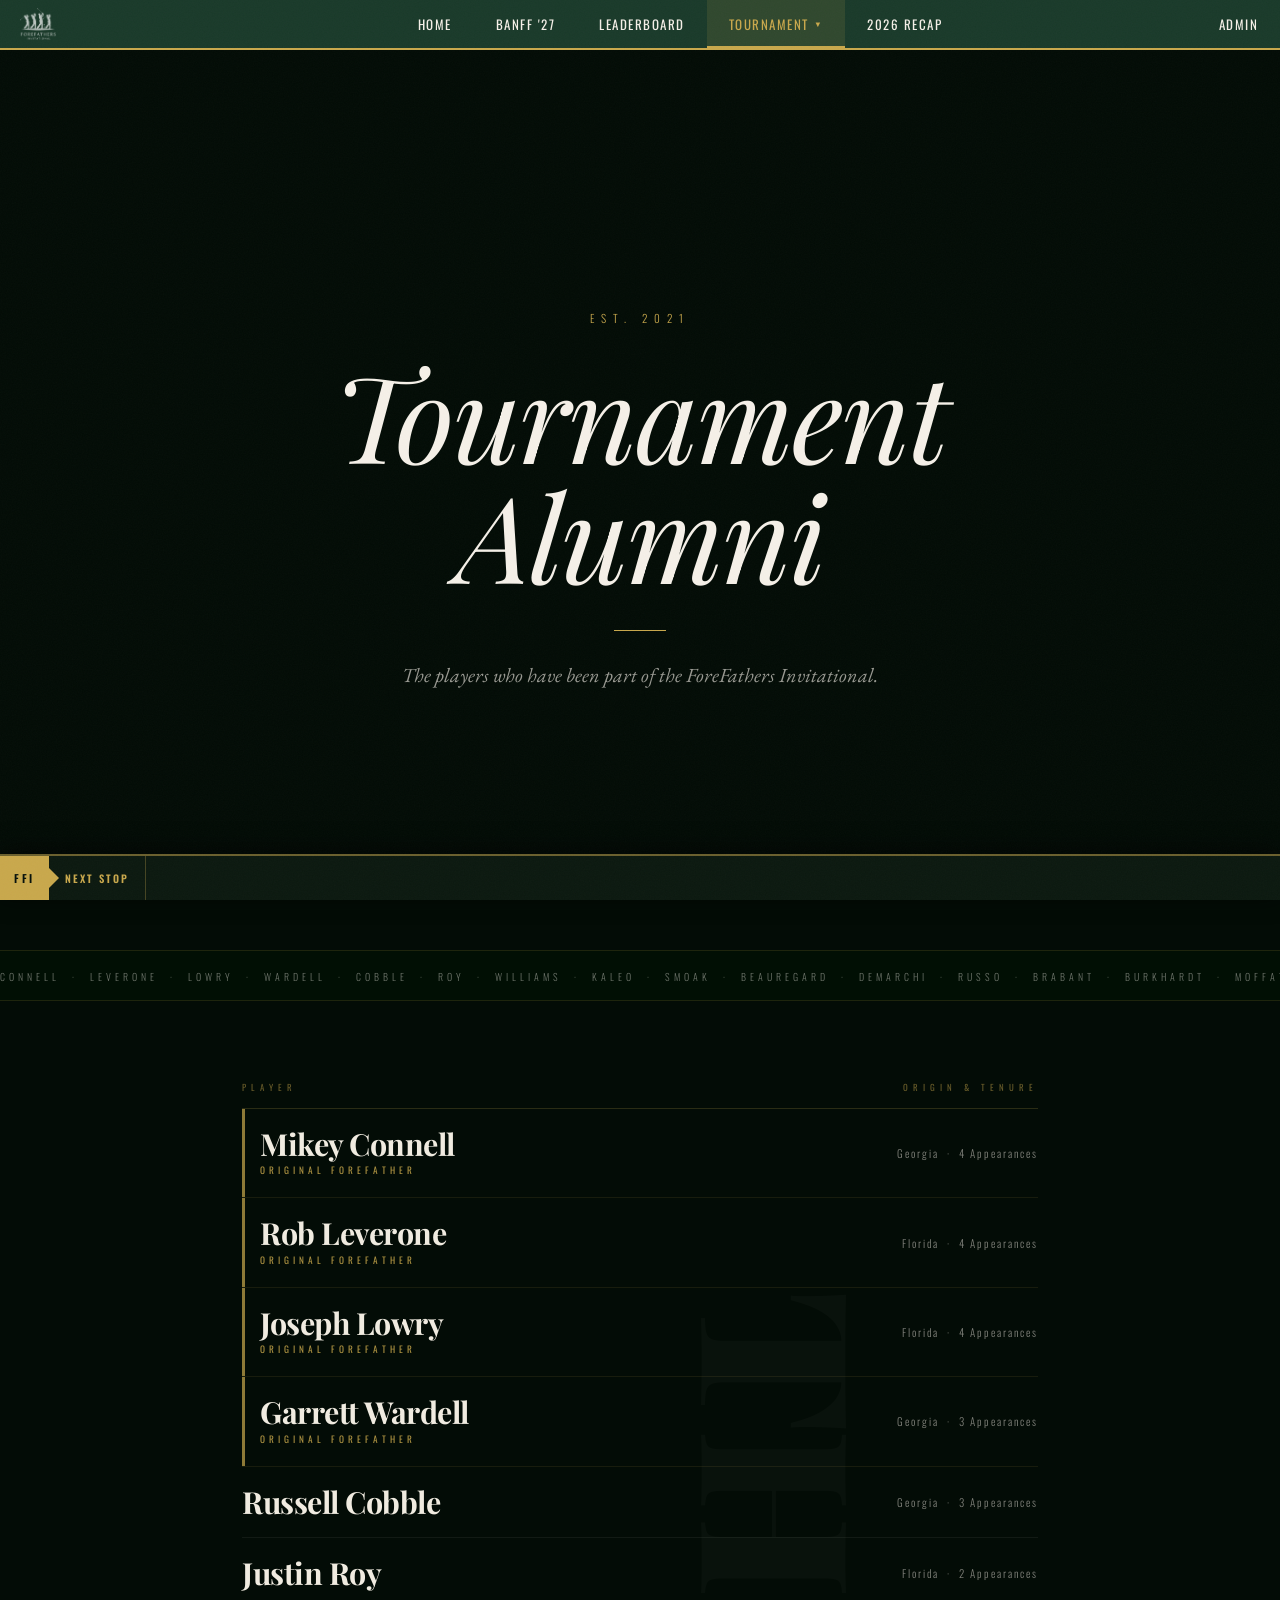
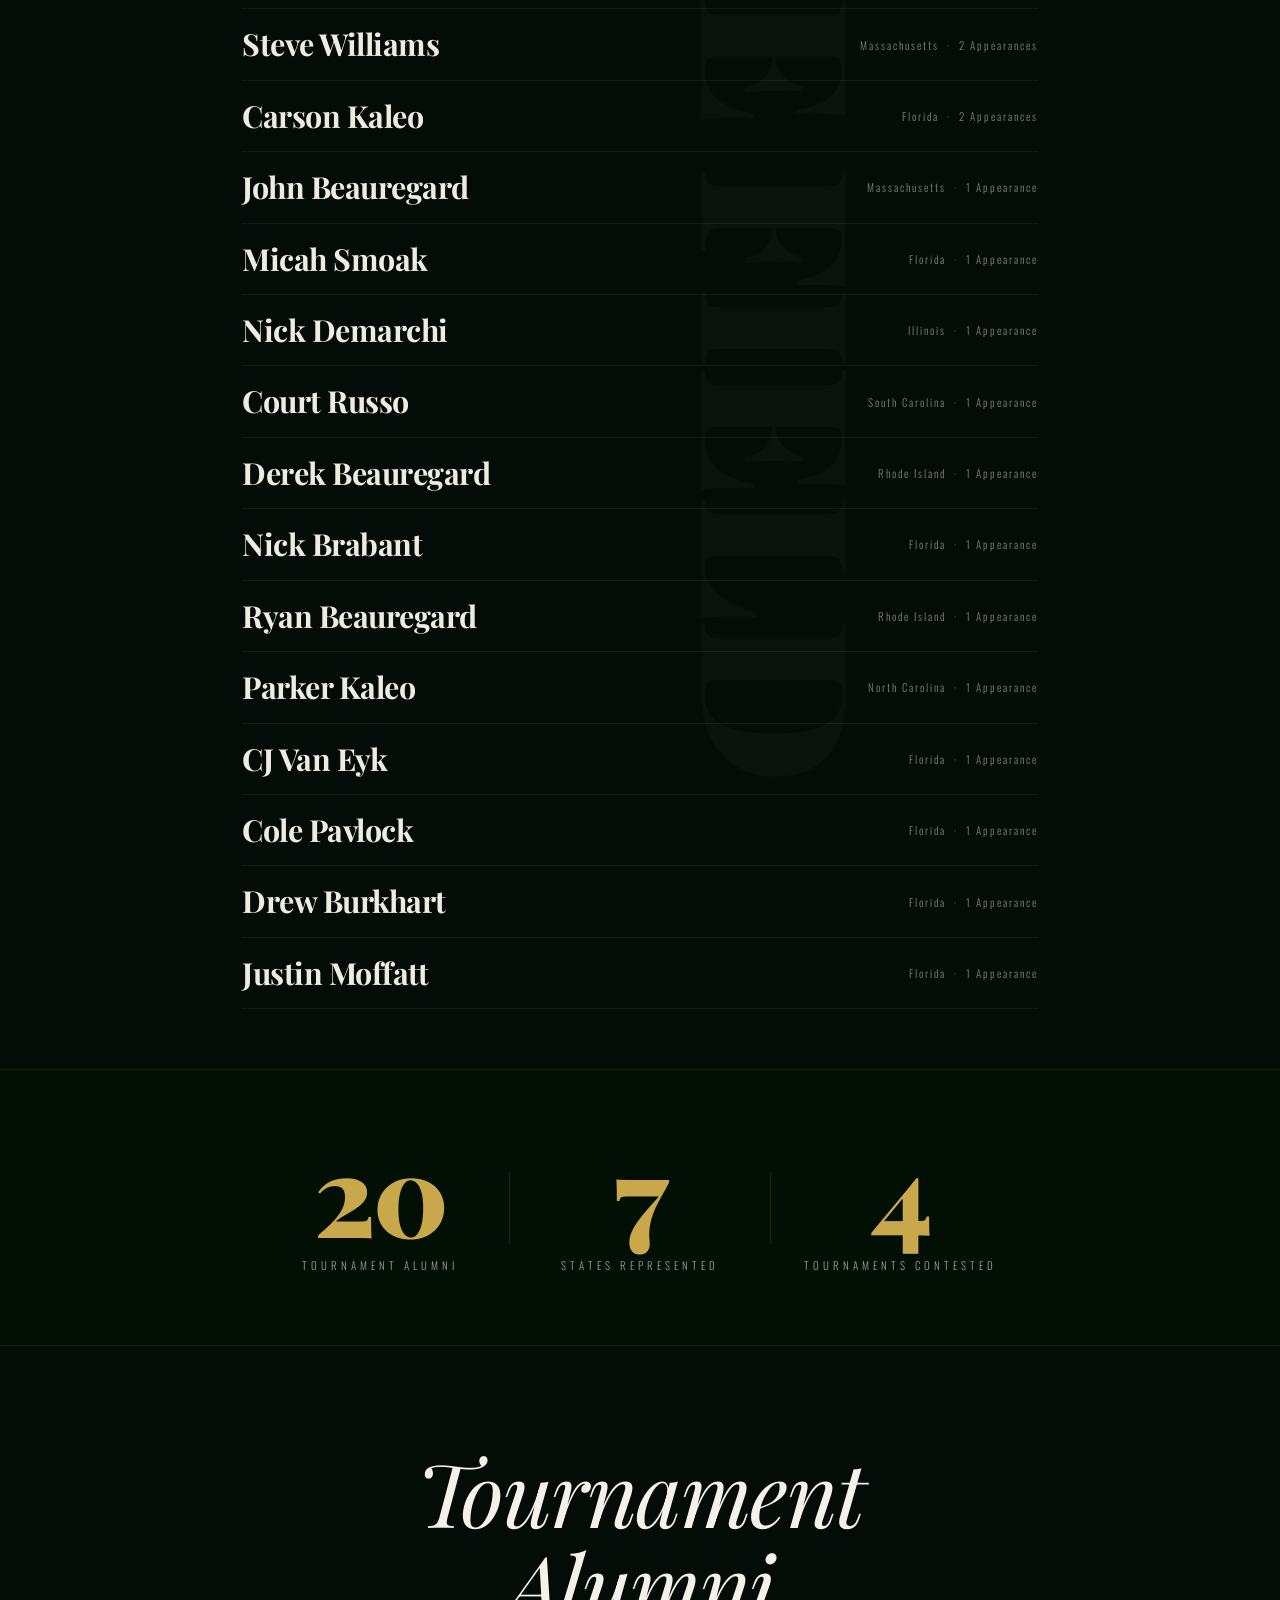
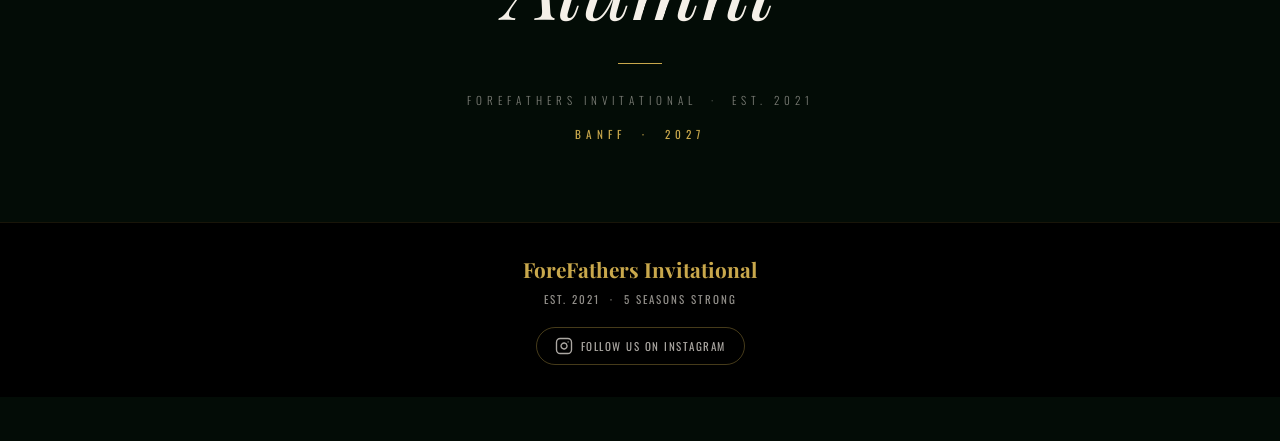
<file: alumni.html>
<!DOCTYPE html>
<html lang="en">
<head>
<meta charset="UTF-8">
<meta name="viewport" content="width=device-width, initial-scale=1.0">
<title>Alumni — ForeFathers Invitational</title>
<link rel="preconnect" href="https://fonts.googleapis.com">
<link rel="preconnect" href="https://fonts.gstatic.com" crossorigin>
<link href="https://fonts.googleapis.com/css2?family=Playfair+Display:ital,wght@0,400;0,700;0,900;1,400&family=EB+Garamond:ital,wght@0,400;0,500;1,400&family=Oswald:wght@300;400;500&display=swap" rel="stylesheet">
<link rel="stylesheet" href="styles.css">
<link rel="stylesheet" href="ticker.css">
<link rel="icon" type="image/x-icon" href="favicon.ico">
<link rel="icon" type="image/png" sizes="32x32" href="favicon-32.png">
<link rel="icon" type="image/png" sizes="16x16" href="favicon-16.png">
<link rel="apple-touch-icon" sizes="180x180" href="favicon-180.png">
<link rel="icon" type="image/png" sizes="192x192" href="favicon-192.png">
<link rel="manifest" href="manifest.json">
<meta name="theme-color" content="#c9a84c">
<meta name="apple-mobile-web-app-capable" content="yes">
<meta name="apple-mobile-web-app-status-bar-style" content="black-translucent">
<meta name="apple-mobile-web-app-title" content="ForeFathers">
<link rel="canonical" href="https://forefathersinvitational.com/alumni.html">
<meta name="description" content="Every player who has competed in the ForeFathers Invitational. Est. 2021.">
<!-- Open Graph -->
<meta property="og:type"        content="website">
<meta property="og:url"         content="https://forefathersinvitational.com/alumni.html">
<meta property="og:title"       content="Alumni — ForeFathers Invitational">
<meta property="og:description" content="Every player who has competed in the ForeFathers Invitational. Est. 2021.">
<meta property="og:image"       content="https://forefathersinvitational.com/og-image.png">
<meta property="og:image:width" content="1200">
<meta property="og:image:height" content="630">
<!-- Twitter Card -->
<meta name="twitter:card"        content="summary_large_image">
<meta name="twitter:title"       content="Alumni — ForeFathers Invitational">
<meta name="twitter:description" content="Every player who has competed in the ForeFathers Invitational. Est. 2021.">
<meta name="twitter:image"       content="https://forefathersinvitational.com/og-image.png">
<!-- Google tag (gtag.js) -->
<script async src="https://www.googletagmanager.com/gtag/js?id=G-DTX58MS7P4"></script>
<script>
  window.dataLayer = window.dataLayer || [];
  function gtag(){dataLayer.push(arguments);}
  gtag('js', new Date());
  gtag('config', 'G-DTX58MS7P4');
</script>
</head>
<body class="page-alumni">
<a href="#main" class="skip-nav">Skip to main content</a>

<!-- NAV -->
<nav>
  <button class="nav-toggle" id="nav-toggle" aria-label="Menu">
    <span></span><span></span><span></span>
  </button>
  <a href="index.html" class="nav-logo"><img src="images/logo.png" alt="Home"></a>
  <ul id="nav-menu">
    <li><a href="index.html">Home</a></li>
    <li><a href="banff-2027.html">Banff '27</a></li>
    <li><a href="leaderboard.html">Leaderboard</a></li>
    <li class="nav-dropdown">
      <a href="#" class="nav-dropdown-toggle nav-active"> Tournament <span class="nav-chevron">&#9660;</span></a>
      <ul class="nav-dropdown-menu">
        <li><a href="champions.html">Champions</a></li>
        <li><a href="alumni.html" class="nav-active">Alumni</a></li>
        <li><a href="format.html">Format</a></li>
        <li><a href="gallery.html">Gallery</a></li>
      </ul>
    </li>
    <li><a href="recap.html">2026 Recap</a></li>
    <li><a href="admin.html">Admin</a></li>
  </ul>
</nav>

<div id="nav-backdrop"></div>

<main id="main">

  <!-- ── HERO ── -->
  <section class="al-hero" aria-label="Tournament Alumni">
    <div class="al-hero-content">
      <p class="al-hero-eyebrow">Est. 2021</p>
      <h1 class="al-hero-title">Tournament<br>Alumni</h1>
      <div class="al-hero-rule" aria-hidden="true"></div>
      <p class="al-hero-sub">The players who have been part of the ForeFathers Invitational.</p>
    </div>
  </section>

  <!-- ── SURNAME MARQUEE ── -->
  <div class="al-marquee" aria-hidden="true" role="presentation">
    <div class="al-marquee-track">
      <span>CONNELL &nbsp;·&nbsp; LEVERONE &nbsp;·&nbsp; LOWRY &nbsp;·&nbsp; WARDELL &nbsp;·&nbsp; COBBLE &nbsp;·&nbsp; ROY &nbsp;·&nbsp; WILLIAMS &nbsp;·&nbsp; KALEO &nbsp;·&nbsp; SMOAK &nbsp;·&nbsp; BEAUREGARD &nbsp;·&nbsp; DEMARCHI &nbsp;·&nbsp; RUSSO &nbsp;·&nbsp; BRABANT &nbsp;·&nbsp; BURKHARDT &nbsp;·&nbsp; MOFFATT &nbsp;·&nbsp; PAVLOCK &nbsp;·&nbsp; VAN EYK &nbsp;·&nbsp;</span>
      <span aria-hidden="true">CONNELL &nbsp;·&nbsp; LEVERONE &nbsp;·&nbsp; LOWRY &nbsp;·&nbsp; WARDELL &nbsp;·&nbsp; COBBLE &nbsp;·&nbsp; ROY &nbsp;·&nbsp; WILLIAMS &nbsp;·&nbsp; KALEO &nbsp;·&nbsp; SMOAK &nbsp;·&nbsp; BEAUREGARD &nbsp;·&nbsp; DEMARCHI &nbsp;·&nbsp; RUSSO &nbsp;·&nbsp; BRABANT &nbsp;·&nbsp; BURKHARDT &nbsp;·&nbsp; MOFFATT &nbsp;·&nbsp; PAVLOCK &nbsp;·&nbsp; VAN EYK &nbsp;·&nbsp;</span>
    </div>
  </div>

  <!-- ── ROSTER ── -->
  <section class="al-roster-section" aria-label="Alumni Roster">
    <div class="al-field-ghost" aria-hidden="true">THE FIELD</div>
    <div class="al-roster-inner">

      <div class="al-roster-label" aria-hidden="true">
        <span>Player</span>
        <span>Origin &amp; Tenure</span>
      </div>

      <div class="al-roster" role="list">

        <!-- ── ORIGINAL FOREFATHER ── -->
        <div class="al-row al-row--of al-reveal" role="listitem">
          <div class="al-row-left">
            <div class="al-row-name">Mikey Connell</div>
            <div class="al-of-badge" aria-label="Original ForeFather">Original ForeFather</div>
          </div>
          <div class="al-row-meta">Georgia &nbsp;·&nbsp; 4 Appearances</div>
        </div>

        <!-- ── ORIGINAL FOREFATHER ── -->
        <div class="al-row al-row--of al-reveal" role="listitem" style="transition-delay:.05s">
          <div class="al-row-left">
            <div class="al-row-name">Rob Leverone</div>
            <div class="al-of-badge" aria-label="Original ForeFather">Original ForeFather</div>
          </div>
          <div class="al-row-meta">Florida &nbsp;·&nbsp; 4 Appearances</div>
        </div>

        <!-- ── ORIGINAL FOREFATHER ── -->
        <div class="al-row al-row--of al-reveal" role="listitem" style="transition-delay:.1s">
          <div class="al-row-left">
            <div class="al-row-name">Joseph Lowry</div>
            <div class="al-of-badge" aria-label="Original ForeFather">Original ForeFather</div>
          </div>
          <div class="al-row-meta">Florida &nbsp;·&nbsp; 4 Appearances</div>
        </div>

        <!-- ── ORIGINAL FOREFATHER ── -->
        <div class="al-row al-row--of al-reveal" role="listitem" style="transition-delay:.15s">
          <div class="al-row-left">
            <div class="al-row-name">Garrett Wardell</div>
            <div class="al-of-badge" aria-label="Original ForeFather">Original ForeFather</div>
          </div>
          <div class="al-row-meta">Georgia &nbsp;·&nbsp; 3 Appearances</div>
        </div>

        <!-- ── TOURNAMENT ALUMNI ── -->
        <div class="al-row al-reveal" role="listitem" style="transition-delay:.2s">
          <div class="al-row-left">
            <div class="al-row-name">Russell Cobble</div>
          </div>
          <div class="al-row-meta">Georgia &nbsp;·&nbsp; 3 Appearances</div>
        </div>

        <div class="al-row al-reveal" role="listitem" style="transition-delay:.24s">
          <div class="al-row-left">
            <div class="al-row-name">Justin Roy</div>
          </div>
          <div class="al-row-meta">Florida &nbsp;·&nbsp; 2 Appearances</div>
        </div>

        <div class="al-row al-reveal" role="listitem" style="transition-delay:.28s">
          <div class="al-row-left">
            <div class="al-row-name">Steve Williams</div>
          </div>
          <div class="al-row-meta">Massachusetts &nbsp;·&nbsp; 2 Appearances</div>
        </div>

        <div class="al-row al-reveal" role="listitem" style="transition-delay:.32s">
          <div class="al-row-left">
            <div class="al-row-name">Carson Kaleo</div>
          </div>
          <div class="al-row-meta">Florida &nbsp;·&nbsp; 2 Appearances</div>
        </div>

        <div class="al-row al-reveal" role="listitem" style="transition-delay:.36s">
          <div class="al-row-left">
            <div class="al-row-name">John Beauregard</div>
          </div>
          <div class="al-row-meta">Massachusetts &nbsp;·&nbsp; 1 Appearance</div>
        </div>

        <div class="al-row al-reveal" role="listitem" style="transition-delay:.40s">
          <div class="al-row-left">
            <div class="al-row-name">Micah Smoak</div>
          </div>
          <div class="al-row-meta">Florida &nbsp;·&nbsp; 1 Appearance</div>
        </div>

        <div class="al-row al-reveal" role="listitem" style="transition-delay:.44s">
          <div class="al-row-left">
            <div class="al-row-name">Nick Demarchi</div>
          </div>
          <div class="al-row-meta">Illinois &nbsp;·&nbsp; 1 Appearance</div>
        </div>

        <div class="al-row al-reveal" role="listitem" style="transition-delay:.48s">
          <div class="al-row-left">
            <div class="al-row-name">Court Russo</div>
          </div>
          <div class="al-row-meta">South Carolina &nbsp;·&nbsp; 1 Appearance</div>
        </div>

        <div class="al-row al-reveal" role="listitem" style="transition-delay:.52s">
          <div class="al-row-left">
            <div class="al-row-name">Derek Beauregard</div>
          </div>
          <div class="al-row-meta">Rhode Island &nbsp;·&nbsp; 1 Appearance</div>
        </div>

        <div class="al-row al-reveal" role="listitem" style="transition-delay:.56s">
          <div class="al-row-left">
            <div class="al-row-name">Nick Brabant</div>
          </div>
          <div class="al-row-meta">Florida &nbsp;·&nbsp; 1 Appearance</div>
        </div>

        <div class="al-row al-reveal" role="listitem" style="transition-delay:.60s">
          <div class="al-row-left">
            <div class="al-row-name">Ryan Beauregard</div>
          </div>
          <div class="al-row-meta">Rhode Island &nbsp;·&nbsp; 1 Appearance</div>
        </div>

        <div class="al-row al-reveal" role="listitem" style="transition-delay:.64s">
          <div class="al-row-left">
            <div class="al-row-name">Parker Kaleo</div>
          </div>
          <div class="al-row-meta">North Carolina &nbsp;·&nbsp; 1 Appearance</div>
        </div>

        <div class="al-row al-reveal" role="listitem" style="transition-delay:.68s">
          <div class="al-row-left">
            <div class="al-row-name">CJ Van Eyk</div>
          </div>
          <div class="al-row-meta">Florida &nbsp;·&nbsp; 1 Appearance</div>
        </div>

        <div class="al-row al-reveal" role="listitem" style="transition-delay:.72s">
          <div class="al-row-left">
            <div class="al-row-name">Cole Pavlock</div>
          </div>
          <div class="al-row-meta">Florida &nbsp;·&nbsp; 1 Appearance</div>
        </div>

        <div class="al-row al-reveal" role="listitem" style="transition-delay:.76s">
          <div class="al-row-left">
            <div class="al-row-name">Drew Burkhart</div>
          </div>
          <div class="al-row-meta">Florida &nbsp;·&nbsp; 1 Appearance</div>
        </div>

        <div class="al-row al-reveal" role="listitem" style="transition-delay:.80s">
          <div class="al-row-left">
            <div class="al-row-name">Justin Moffatt</div>
          </div>
          <div class="al-row-meta">Florida &nbsp;·&nbsp; 1 Appearance</div>
        </div>

      </div><!-- /.al-roster -->
    </div><!-- /.al-roster-inner -->
  </section>

  <!-- ── SUMMARY STATS ── -->
  <section class="al-summary" aria-label="Alumni Summary">
    <div class="al-summary-inner">
      <div class="al-summary-stat al-reveal">
        <div class="al-summary-num">20</div>
        <div class="al-summary-label">Tournament Alumni</div>
      </div>
      <div class="al-summary-divider" aria-hidden="true"></div>
      <div class="al-summary-stat al-reveal" style="transition-delay:.18s">
        <div class="al-summary-num">7</div>
        <div class="al-summary-label">States Represented</div>
      </div>
      <div class="al-summary-divider" aria-hidden="true"></div>
      <div class="al-summary-stat al-reveal" style="transition-delay:.36s">
        <div class="al-summary-num">4</div>
        <div class="al-summary-label">Tournaments Contested</div>
      </div>
    </div>
  </section>

  <!-- ── CLOSE ── -->
  <section class="al-close" aria-label="Page close">
    <div class="al-close-inner">
      <p class="al-close-title al-reveal">Tournament Alumni</p>
      <div class="al-close-rule al-reveal" style="transition-delay:.18s" aria-hidden="true"></div>
      <p class="al-close-sub al-reveal" style="transition-delay:.32s">ForeFathers Invitational &nbsp;·&nbsp; Est. 2021</p>
      <p class="al-close-tease al-reveal" style="transition-delay:.48s">Banff &nbsp;·&nbsp; 2027</p>
    </div>
  </section>

</main>

<!-- FOOTER -->
<footer>
  <div class="footer-logo">ForeFathers Invitational</div>
  <p>Est. 2021 &nbsp;·&nbsp; 5 Seasons Strong</p>
  <a class="footer-instagram" href="https://www.instagram.com/forefathersinvitational" target="_blank" rel="noopener">
    <svg xmlns="http://www.w3.org/2000/svg" width="18" height="18" viewBox="0 0 24 24" fill="none" stroke="currentColor" stroke-width="1.8" stroke-linecap="round" stroke-linejoin="round"><rect x="2" y="2" width="20" height="20" rx="5" ry="5"/><path d="M16 11.37A4 4 0 1 1 12.63 8 4 4 0 0 1 16 11.37z"/><line x1="17.5" y1="6.5" x2="17.51" y2="6.5"/></svg>
    Follow us on Instagram
  </a>
</footer>

<script>
  if ('serviceWorker' in navigator) { window.addEventListener('load', function() { navigator.serviceWorker.register('/sw.js').catch(function(){}); }); }

  /* ── Nav ── */
  (function() {
    var toggle = document.getElementById('nav-toggle'), menu = document.getElementById('nav-menu'), backdrop = document.getElementById('nav-backdrop');
    if (!toggle || !menu) return;
    function openNav()  { toggle.classList.add('open'); menu.classList.add('open'); if (backdrop) { backdrop.classList.add('visible'); requestAnimationFrame(function(){ backdrop.classList.add('open'); }); } document.body.style.overflow='hidden'; }
    function closeNav() { toggle.classList.remove('open'); menu.classList.remove('open'); if (backdrop) { backdrop.classList.remove('open'); setTimeout(function(){ backdrop.classList.remove('visible'); },260); } document.body.style.overflow=''; }
    toggle.addEventListener('click', function(){ menu.classList.contains('open')?closeNav():openNav(); });
    menu.querySelectorAll('a').forEach(function(a){ a.addEventListener('click',closeNav); });
    if (backdrop) backdrop.addEventListener('click', closeNav);
    document.addEventListener('keydown', function(e){ if(e.key==='Escape') closeNav(); });
  })();

  /* ── Dropdown ── */
  (function() {
    var dd = document.querySelector('.nav-dropdown');
    var ddToggle = dd && dd.querySelector('.nav-dropdown-toggle');
    if (!ddToggle) return;
    ddToggle.addEventListener('click', function(e) { e.preventDefault(); dd.classList.toggle('open'); });
    document.addEventListener('click', function(e) { if (!dd.contains(e.target)) dd.classList.remove('open'); });
  })();

  /* ── Scroll reveal ── */
  (function() {
    var targets = document.querySelectorAll('.al-reveal');
    if (!targets.length) return;
    if (window.matchMedia('(prefers-reduced-motion: reduce)').matches) {
      targets.forEach(function(el) { el.classList.add('is-visible'); });
      return;
    }
    if (!('IntersectionObserver' in window)) {
      targets.forEach(function(el) { el.classList.add('is-visible'); });
      return;
    }
    var obs = new IntersectionObserver(function(entries) {
      entries.forEach(function(entry) {
        if (entry.isIntersecting) { entry.target.classList.add('is-visible'); obs.unobserve(entry.target); }
      });
    }, { threshold: 0.08, rootMargin: '0px 0px -24px 0px' });
    targets.forEach(function(el) { obs.observe(el); });
  })();
</script>
<script src="ticker.js" defer></script>
</body>
</html>
</file>
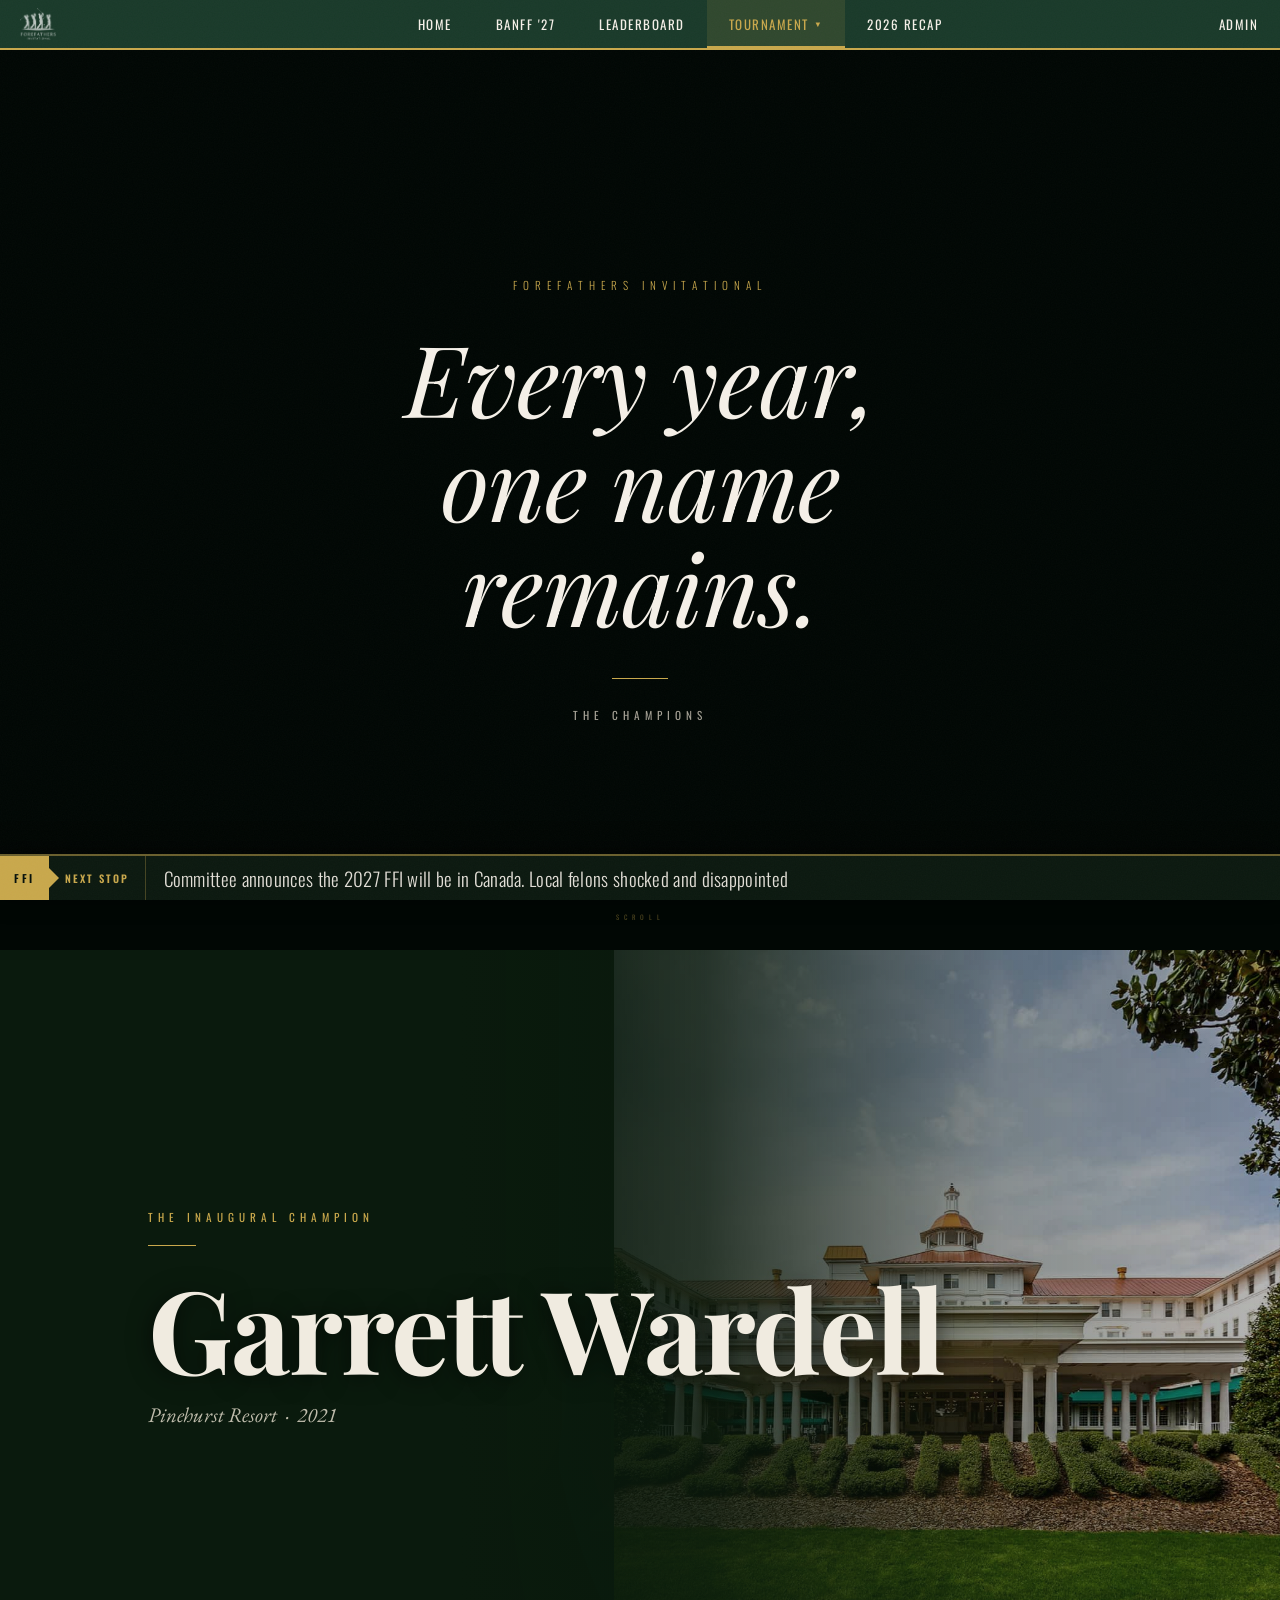
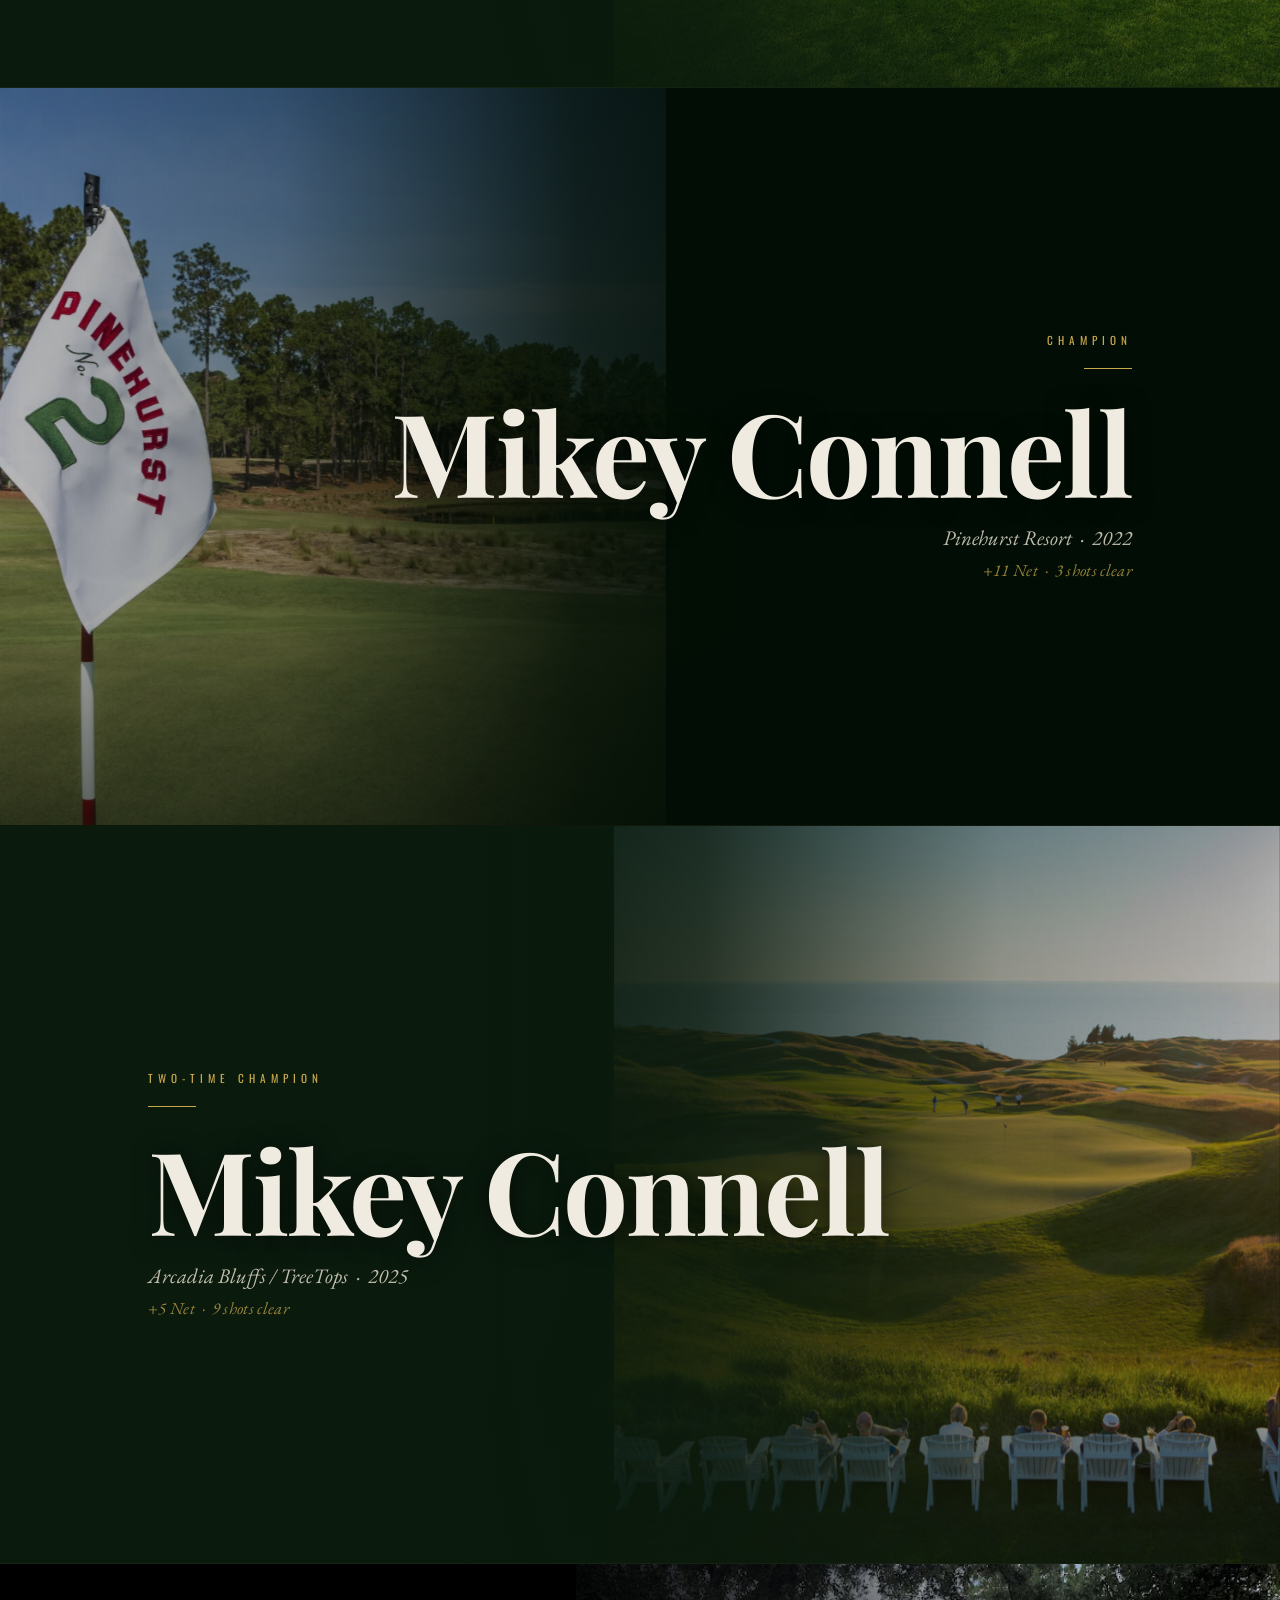
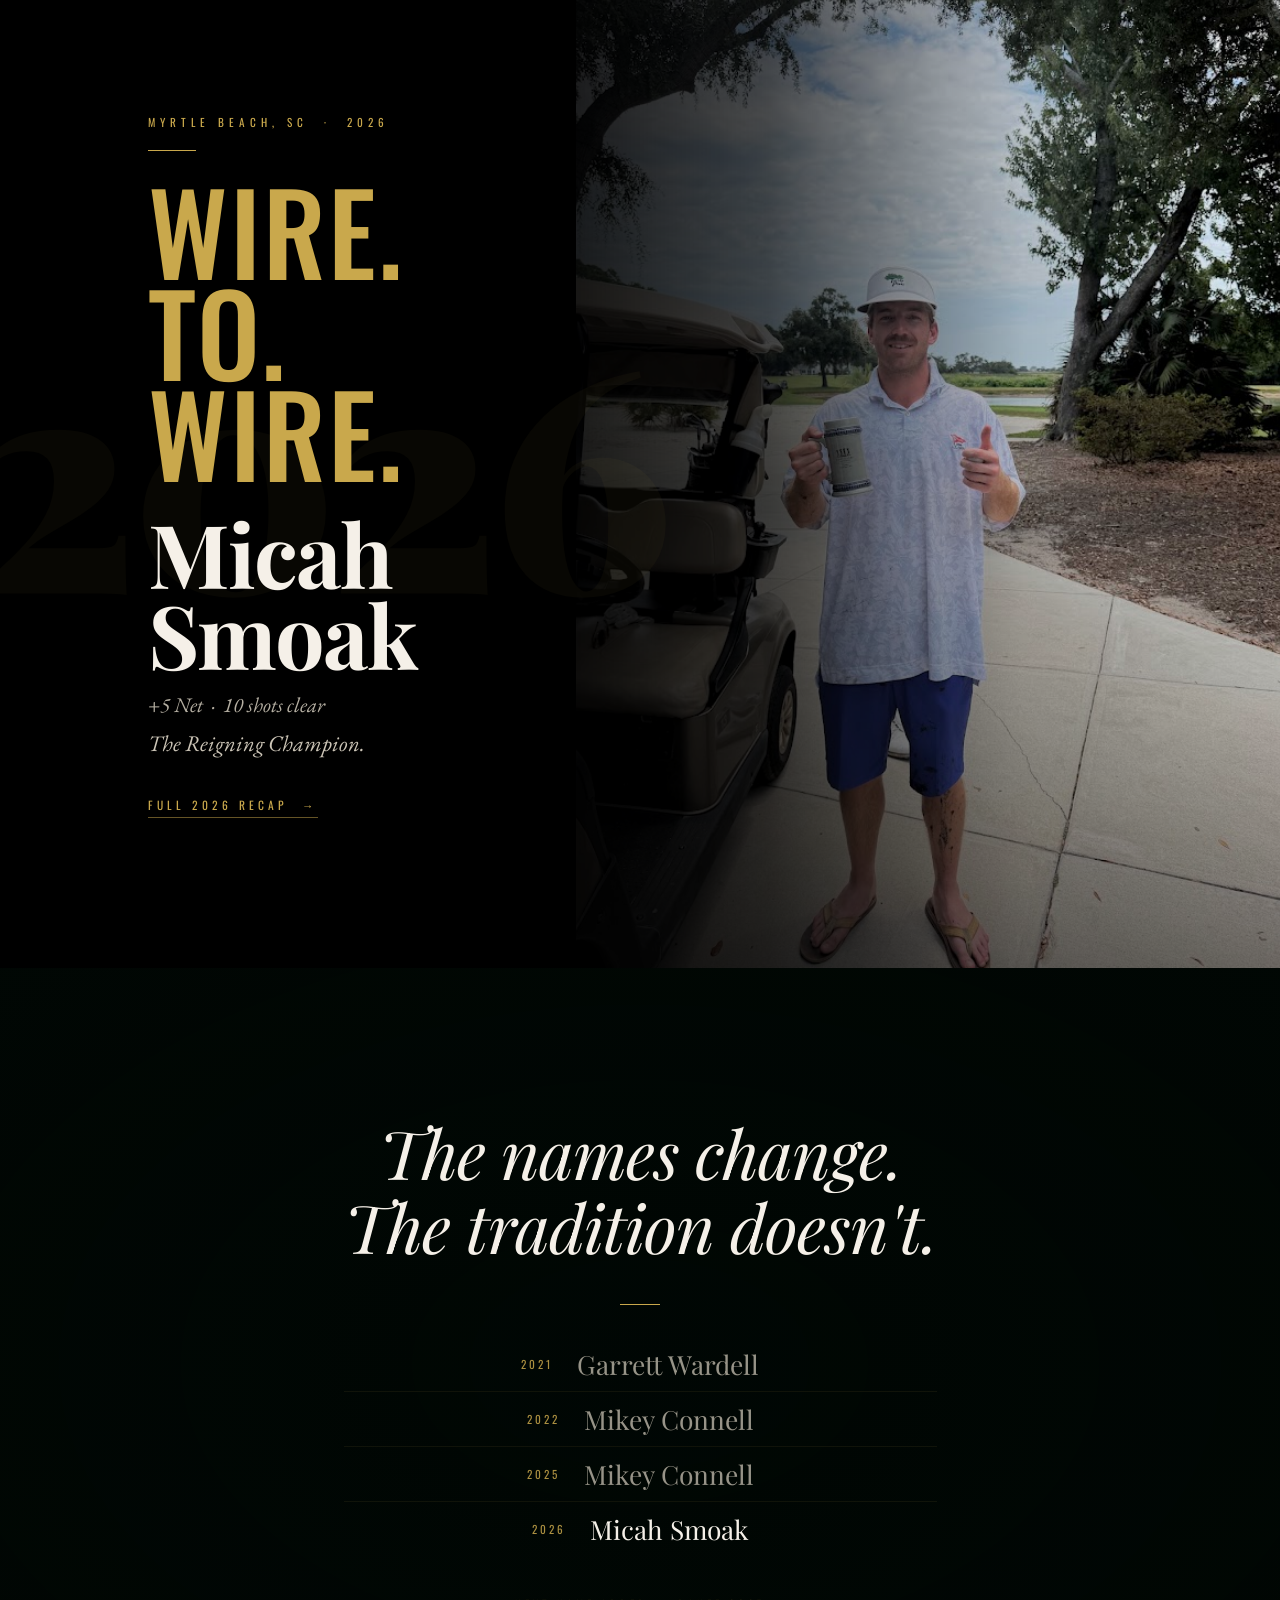
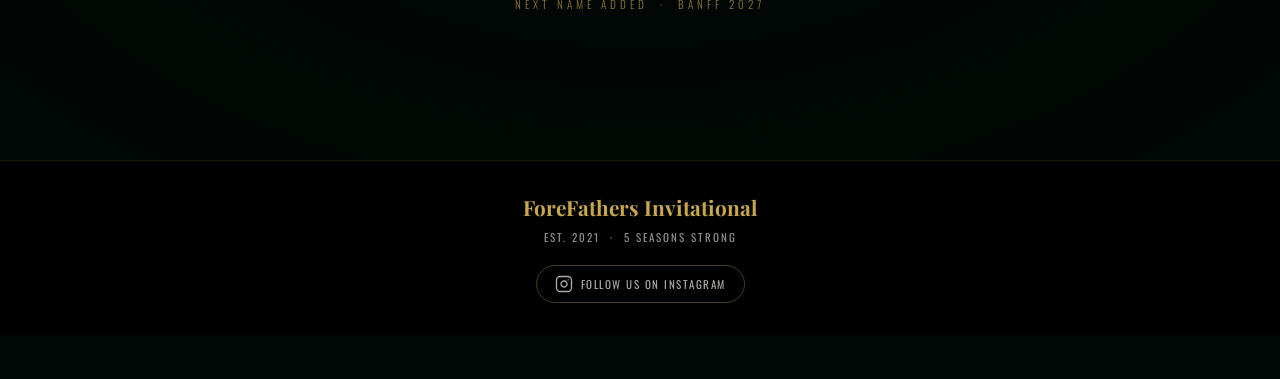
<file: champions.html>
<!DOCTYPE html>
<html lang="en">
<head>
<meta charset="UTF-8">
<meta name="viewport" content="width=device-width, initial-scale=1.0">
<title>Champions — ForeFathers Invitational | All-Time Winners</title>
<link rel="preconnect" href="https://fonts.googleapis.com">
<link rel="preconnect" href="https://fonts.gstatic.com" crossorigin>
<link href="https://fonts.googleapis.com/css2?family=Playfair+Display:wght@400;700;900&family=EB+Garamond:ital,wght@0,400;0,500;1,400&family=Oswald:wght@300;400;500&display=swap" rel="stylesheet">
<link rel="stylesheet" href="styles.css">
<link rel="stylesheet" href="ticker.css">
<link rel="icon" type="image/x-icon" href="favicon.ico">
<link rel="icon" type="image/png" sizes="32x32" href="favicon-32.png">
<link rel="icon" type="image/png" sizes="16x16" href="favicon-16.png">
<link rel="apple-touch-icon" sizes="180x180" href="favicon-180.png">
<link rel="icon" type="image/png" sizes="192x192" href="favicon-192.png">
<link rel="manifest" href="manifest.json">
<meta name="theme-color" content="#c9a84c">
<meta name="apple-mobile-web-app-capable" content="yes">
<meta name="apple-mobile-web-app-status-bar-style" content="black-translucent">
<meta name="apple-mobile-web-app-title" content="ForeFathers">
<link rel="canonical" href="https://forefathersinvitational.com/champions.html">
<meta name="description" content="Every ForeFathers Invitational champion since 2021. Four years of competition, one name at a time.">
<!-- Open Graph -->
<meta property="og:type"        content="website">
<meta property="og:url"         content="https://forefathersinvitational.com/champions.html">
<meta property="og:title"       content="Champions — ForeFathers Invitational | All-Time Winners">
<meta property="og:description" content="Every ForeFathers Invitational champion since 2021. Four years of competition, one name at a time.">
<meta property="og:image"       content="https://forefathersinvitational.com/og-image.png">
<meta property="og:image:width" content="1200">
<meta property="og:image:height" content="630">
<!-- Twitter Card -->
<meta name="twitter:card"        content="summary_large_image">
<meta name="twitter:title"       content="Champions — ForeFathers Invitational | All-Time Winners">
<meta name="twitter:description" content="Every ForeFathers Invitational champion since 2021. Four years of competition, one name at a time.">
<meta name="twitter:image"       content="https://forefathersinvitational.com/og-image.png">
<!-- Google tag (gtag.js) -->
<script async src="https://www.googletagmanager.com/gtag/js?id=G-DTX58MS7P4"></script>
<script>
  window.dataLayer = window.dataLayer || [];
  function gtag(){dataLayer.push(arguments);}
  gtag('js', new Date());
  gtag('config', 'G-DTX58MS7P4');
</script>
</head>
<body class="page-champions">
<a href="#main" class="skip-nav">Skip to main content</a>

<!-- NAV -->
<nav>
  <button class="nav-toggle" id="nav-toggle" aria-label="Menu">
    <span></span><span></span><span></span>
  </button>
  <a href="index.html" class="nav-logo"><img src="images/logo.png" alt="Home"></a>
  <ul id="nav-menu">
    <li><a href="index.html">Home</a></li>
    <li><a href="banff-2027.html">Banff '27</a></li>
    <li><a href="leaderboard.html">Leaderboard</a></li>
    <li class="nav-dropdown">
      <a href="#" class="nav-dropdown-toggle nav-active"> Tournament <span class="nav-chevron">&#9660;</span></a>
      <ul class="nav-dropdown-menu">
        <li><a href="champions.html" class="nav-active">Champions</a></li>
        <li><a href="alumni.html">Alumni</a></li>
        <li><a href="format.html">Format</a></li>
        <li><a href="gallery.html">Gallery</a></li>
      </ul>
    </li>
    <li><a href="recap.html">2026 Recap</a></li>
    <li><a href="admin.html">Admin</a></li>
  </ul>
</nav>

<div id="nav-backdrop"></div>

<main id="main">

  <!-- ── OPENING ── -->
  <section class="cv-open" aria-label="ForeFathers Invitational Champions">
    <video class="cv-open-video" autoplay loop muted playsinline preload="auto" aria-hidden="true">
      <source src="steins.mp4" type="video/mp4">
    </video>
    <div class="cv-open-overlay" aria-hidden="true"></div>
    <div class="cv-open-content">
      <p class="cv-open-eyebrow">ForeFathers Invitational</p>
      <h1 class="cv-open-title">Every year,<br>one name remains.</h1>
      <div class="cv-open-hrule" aria-hidden="true"></div>
      <p class="cv-open-sub">The Champions</p>
    </div>
    <p class="cv-scroll-cue" aria-hidden="true">Scroll</p>
  </section>

  <!-- ── 2021 — GARRETT WARDELL ── -->
  <section class="cv-year cv-y2021" aria-label="2021 Champion: Garrett Wardell">
    <img class="cv-year-photo" src="photos/pinehurst-clubhouse.jpg" alt="Pinehurst Resort">
    <div class="cv-year-photo-overlay" aria-hidden="true"></div>
    <div class="cv-year-bg" aria-hidden="true">2021</div>
    <div class="cv-year-inner">
      <p class="cv-eyebrow cv-reveal">The Inaugural Champion</p>
      <div class="cv-rule cv-rule-reveal" aria-hidden="true"></div>
      <h2 class="cv-name cv-reveal" style="transition-delay:.18s">Garrett Wardell</h2>
      <p class="cv-venue cv-reveal" style="transition-delay:.34s">Pinehurst Resort &nbsp;·&nbsp; 2021</p>
    </div>
  </section>

  <!-- ── 2022 — MIKEY CONNELL ── -->
  <section class="cv-year cv-y2022" aria-label="2022 Champion: Mikey Connell">
    <img class="cv-year-photo cv-year-photo--left" src="photos/pinehurst-no2.webp" alt="Pinehurst No. 2">
    <div class="cv-year-photo-overlay" aria-hidden="true"></div>
    <div class="cv-year-bg" aria-hidden="true">2022</div>
    <div class="cv-year-inner">
      <p class="cv-eyebrow cv-reveal">Champion</p>
      <div class="cv-rule cv-rule-reveal" aria-hidden="true"></div>
      <h2 class="cv-name cv-reveal" style="transition-delay:.18s">Mikey Connell</h2>
      <p class="cv-venue cv-reveal" style="transition-delay:.34s">Pinehurst Resort &nbsp;·&nbsp; 2022</p>
      <p class="cv-year-stats cv-reveal" style="transition-delay:.5s">+11 Net &nbsp;·&nbsp; 3 shots clear</p>
    </div>
  </section>

  <!-- ── 2025 — MIKEY CONNELL RETURNS ── -->
  <section class="cv-year cv-y2025" aria-label="2025 Champion: Mikey Connell">
    <img class="cv-year-photo" src="photos/arcadia-bluffs.jpg" alt="Arcadia Bluffs">
    <div class="cv-year-photo-overlay" aria-hidden="true"></div>
    <div class="cv-year-bg" aria-hidden="true">2025</div>
    <div class="cv-year-inner">
      <p class="cv-eyebrow cv-reveal">Two-Time Champion</p>
      <div class="cv-rule cv-rule-reveal" aria-hidden="true"></div>
      <h2 class="cv-name cv-reveal" style="transition-delay:.18s">Mikey Connell</h2>
      <p class="cv-venue cv-reveal" style="transition-delay:.34s">Arcadia Bluffs / TreeTops &nbsp;·&nbsp; 2025</p>
      <p class="cv-year-stats cv-reveal" style="transition-delay:.5s">+5 Net &nbsp;·&nbsp; 9 shots clear</p>
    </div>
  </section>

  <!-- ── 2026 — MICAH SMOAK — VISUAL CLIMAX ── -->
  <section class="cv-2026" aria-label="2026 Champion: Micah Smoak">
    <img class="cv-2026-photo" src="photos/micah.jpg" alt="Micah Smoak — 2026 ForeFathers Champion">
    <div class="cv-2026-overlay" aria-hidden="true"></div>
    <div class="cv-2026-content">
      <div class="cv-2026-ghost" aria-hidden="true">2026</div>
      <p class="cv-eyebrow cv-reveal">Myrtle Beach, SC &nbsp;·&nbsp; 2026</p>
      <div class="cv-rule cv-rule-reveal" aria-hidden="true" style="transition-delay:.14s"></div>
      <div class="cv-wire cv-reveal" style="transition-delay:.26s" aria-label="Wire to Wire">WIRE.<br>TO.<br>WIRE.</div>
      <h2 class="cv-2026-name cv-reveal" style="transition-delay:.46s">Micah Smoak</h2>
      <p class="cv-2026-stats cv-reveal" style="transition-delay:.6s">+5 Net &nbsp;·&nbsp; 10 shots clear</p>
      <p class="cv-2026-tag cv-reveal" style="transition-delay:.76s">The Reigning Champion.</p>
      <a href="recap.html" class="cv-recap-link cv-reveal" style="transition-delay:.92s">Full 2026 Recap &nbsp;&rarr;</a>
    </div>
  </section>

  <!-- ── CLOSING — STEIN + TRADITION ── -->
  <section class="cv-close" aria-label="Champions Legacy">
    <video class="cv-close-video" autoplay loop muted playsinline preload="auto" aria-hidden="true">
      <source src="steins.mp4" type="video/mp4">
    </video>
    <div class="cv-close-overlay" aria-hidden="true"></div>
    <div class="cv-close-inner">
      <h2 class="cv-close-title cv-reveal">The names change.<br>The tradition doesn't.</h2>
      <div class="cv-rule cv-rule-center cv-rule-reveal" style="transition-delay:.2s" aria-hidden="true"></div>
      <div class="cv-close-roll">
        <div class="cv-close-entry cv-reveal" style="transition-delay:.3s"><span class="cv-close-yr">2021</span>Garrett Wardell</div>
        <div class="cv-close-entry cv-reveal" style="transition-delay:.42s"><span class="cv-close-yr">2022</span>Mikey Connell</div>
        <div class="cv-close-entry cv-reveal" style="transition-delay:.54s"><span class="cv-close-yr">2025</span>Mikey Connell</div>
        <div class="cv-close-entry cv-reveal" style="transition-delay:.66s"><span class="cv-close-yr">2026</span>Micah Smoak</div>
      </div>
      <p class="cv-close-tease cv-reveal" style="transition-delay:.82s">Next name added &nbsp;·&nbsp; Banff 2027</p>
    </div>
  </section>

</main>

<!-- FOOTER -->
<footer>
  <div class="footer-logo">ForeFathers Invitational</div>
  <p>Est. 2021 &nbsp;·&nbsp; 5 Seasons Strong</p>
  <a class="footer-instagram" href="https://www.instagram.com/forefathersinvitational" target="_blank" rel="noopener">
    <svg xmlns="http://www.w3.org/2000/svg" width="18" height="18" viewBox="0 0 24 24" fill="none" stroke="currentColor" stroke-width="1.8" stroke-linecap="round" stroke-linejoin="round"><rect x="2" y="2" width="20" height="20" rx="5" ry="5"/><path d="M16 11.37A4 4 0 1 1 12.63 8 4 4 0 0 1 16 11.37z"/><line x1="17.5" y1="6.5" x2="17.51" y2="6.5"/></svg>
    Follow us on Instagram
  </a>
</footer>

<script>
  if ('serviceWorker' in navigator) { window.addEventListener('load', function() { navigator.serviceWorker.register('/sw.js').catch(function(){}); }); }

  /* ── Nav ── */
  (function() {
    var toggle = document.getElementById('nav-toggle'), menu = document.getElementById('nav-menu'), backdrop = document.getElementById('nav-backdrop');
    if (!toggle || !menu) return;
    function openNav() { toggle.classList.add('open'); menu.classList.add('open'); if (backdrop) { backdrop.classList.add('visible'); requestAnimationFrame(function(){ backdrop.classList.add('open'); }); } document.body.style.overflow='hidden'; }
    function closeNav() { toggle.classList.remove('open'); menu.classList.remove('open'); if (backdrop) { backdrop.classList.remove('open'); setTimeout(function(){ backdrop.classList.remove('visible'); },260); } document.body.style.overflow=''; }
    toggle.addEventListener('click', function(){ menu.classList.contains('open')?closeNav():openNav(); });
    menu.querySelectorAll('a').forEach(function(a){ a.addEventListener('click',closeNav); });
    if (backdrop) backdrop.addEventListener('click', closeNav);
    document.addEventListener('keydown', function(e){ if(e.key==='Escape') closeNav(); });
  })();

  /* ── Dropdown ── */
  (function() {
    var dd = document.querySelector('.nav-dropdown');
    var ddToggle = dd && dd.querySelector('.nav-dropdown-toggle');
    if (!ddToggle) return;
    ddToggle.addEventListener('click', function(e) { e.preventDefault(); dd.classList.toggle('open'); });
    document.addEventListener('click', function(e) { if (!dd.contains(e.target)) dd.classList.remove('open'); });
  })();

  /* ── Scroll reveal ── */
  (function() {
    var targets = document.querySelectorAll('.cv-reveal, .cv-reveal-slow, .cv-rule-reveal');
    if (!targets.length) return;

    /* Instant-show for reduced motion */
    if (window.matchMedia('(prefers-reduced-motion: reduce)').matches) {
      targets.forEach(function(el) { el.classList.add('is-visible'); });
      return;
    }

    if (!('IntersectionObserver' in window)) {
      targets.forEach(function(el) { el.classList.add('is-visible'); });
      return;
    }

    var obs = new IntersectionObserver(function(entries) {
      entries.forEach(function(entry) {
        if (entry.isIntersecting) {
          entry.target.classList.add('is-visible');
          obs.unobserve(entry.target);
        }
      });
    }, { threshold: 0.18, rootMargin: '0px 0px -40px 0px' });

    targets.forEach(function(el) { obs.observe(el); });
  })();

  /* ── Course photo settle (scale 1.03 → 1 on entry) ── */
  (function() {
    if (!('IntersectionObserver' in window)) return;
    var sections = document.querySelectorAll('.cv-y2021, .cv-y2022, .cv-y2025');
    if (!sections.length) return;
    var obs = new IntersectionObserver(function(entries) {
      entries.forEach(function(entry) {
        if (entry.isIntersecting) {
          entry.target.classList.add('cv-settled');
          obs.unobserve(entry.target);
        }
      });
    }, { threshold: 0.06 });
    sections.forEach(function(el) { obs.observe(el); });
  })();
</script>
<script src="ticker.js" defer></script>
</body>
</html>
</file>
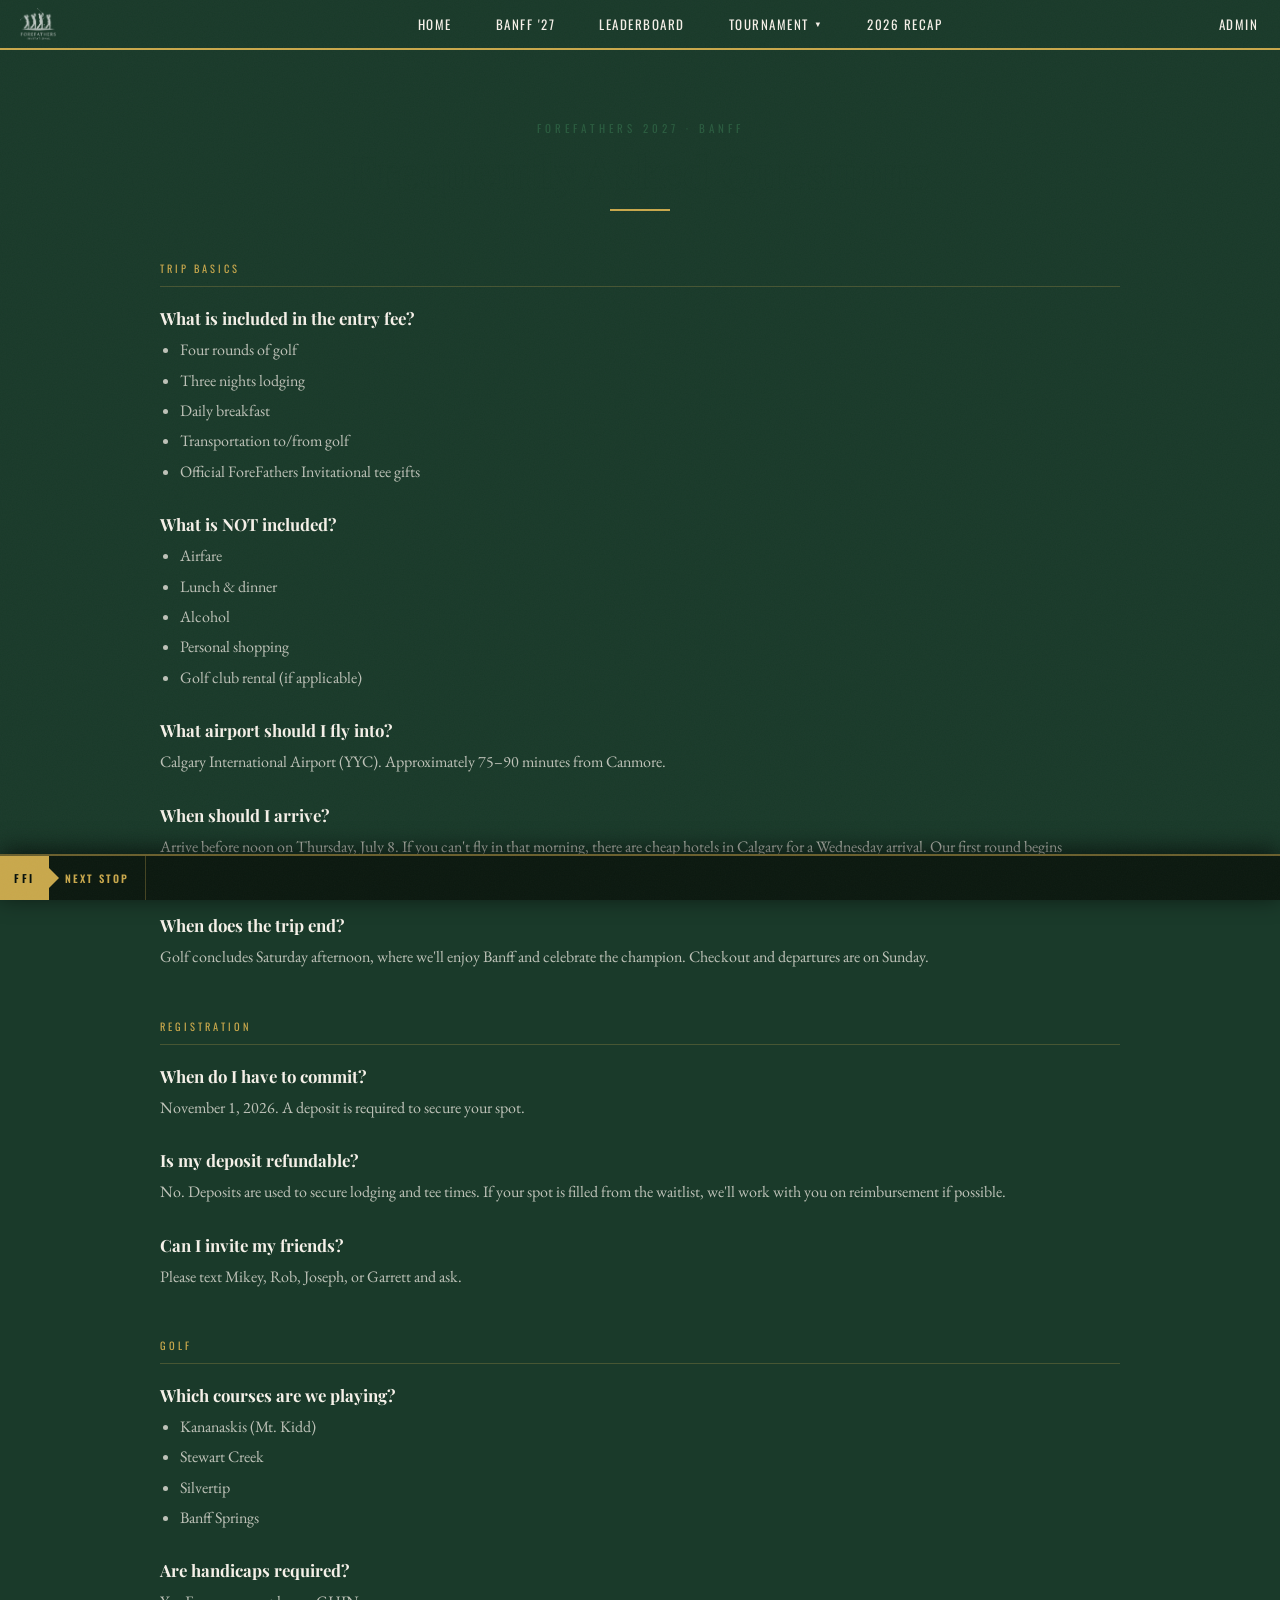
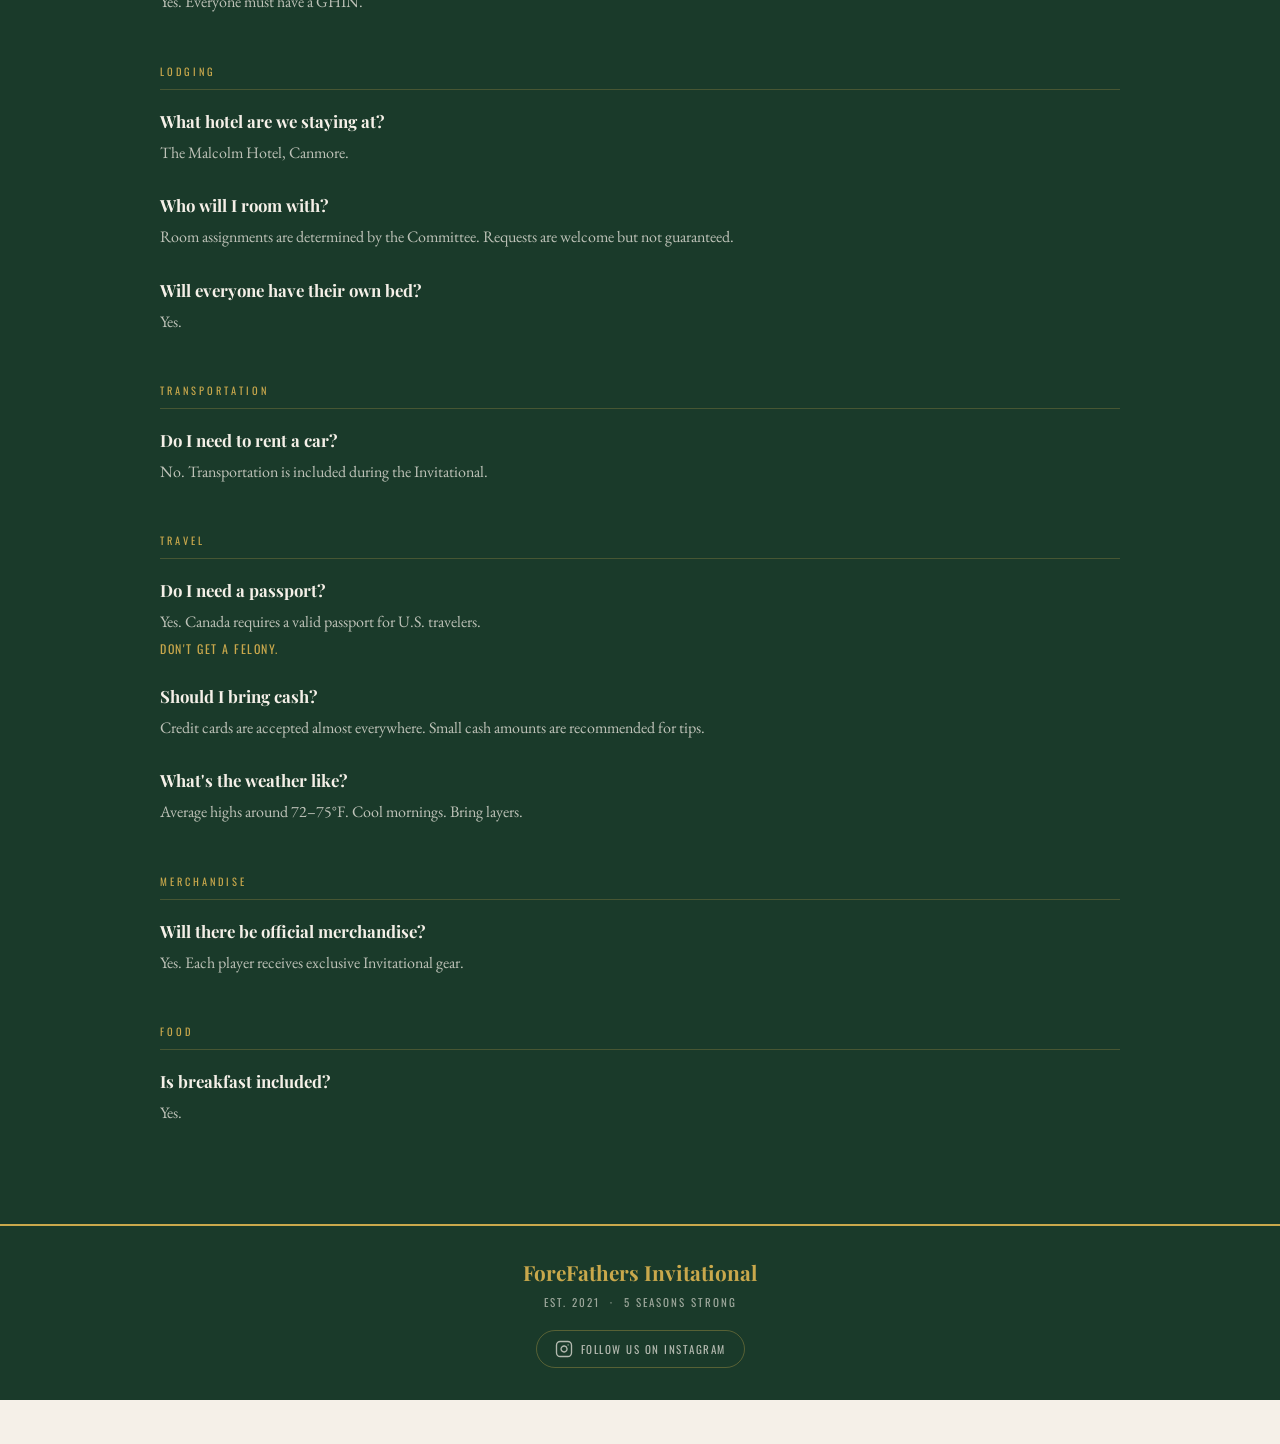
<file: faq.html>
<!DOCTYPE html>
<html lang="en">
<head>
<meta charset="UTF-8">
<meta name="viewport" content="width=device-width, initial-scale=1.0">
<title>FAQ — ForeFathers Invitational 2027 | Banff, Alberta</title>
<link href="https://fonts.googleapis.com/css2?family=Playfair+Display:wght@400;700;900&family=EB+Garamond:ital,wght@0,400;0,500;1,400&family=Oswald:wght@300;400;500&display=swap" rel="stylesheet">
<link rel="stylesheet" href="styles.css">
<link rel="stylesheet" href="ticker.css">
<link rel="icon" type="image/x-icon" href="favicon.ico">
<link rel="icon" type="image/png" sizes="32x32" href="favicon-32.png">
<link rel="icon" type="image/png" sizes="16x16" href="favicon-16.png">
<link rel="apple-touch-icon" sizes="180x180" href="favicon-180.png">
<link rel="manifest" href="manifest.json">
<meta name="theme-color" content="#c9a84c">
<style>
  .faq-section-title {
    font-family: 'Oswald', sans-serif;
    font-size: 0.65rem;
    letter-spacing: 3px;
    text-transform: uppercase;
    color: var(--gold);
    margin: 48px 0 20px;
    padding-bottom: 10px;
    border-bottom: 1px solid rgba(201,168,76,0.25);
  }
  .faq-section-title:first-of-type { margin-top: 0; }
  .faq-item {
    margin-bottom: 28px;
  }
  .faq-q {
    font-family: 'Playfair Display', serif;
    font-size: 1.05rem;
    font-weight: 700;
    color: var(--cream);
    margin-bottom: 8px;
  }
  .faq-a {
    font-family: 'EB Garamond', serif;
    font-size: 1rem;
    color: rgba(245,240,232,0.75);
    line-height: 1.65;
  }
  .faq-a ul {
    margin: 6px 0 0 20px;
    padding: 0;
    list-style: disc;
  }
  .faq-a ul li {
    margin-bottom: 4px;
  }
  .faq-note {
    font-family: 'Oswald', sans-serif;
    font-size: 0.75rem;
    letter-spacing: 1.5px;
    text-transform: uppercase;
    color: var(--gold);
    margin-top: 4px;
  }
</style>
<link rel="canonical" href="https://forefathersinvitational.com/faq.html">
<meta name="description" content="Everything you need to know about ForeFathers 2027 in Banff, Alberta — costs, travel, courses, packing list, and frequently asked questions.">
<!-- Open Graph -->
<meta property="og:type"        content="website">
<meta property="og:url"         content="https://forefathersinvitational.com/faq.html">
<meta property="og:title"       content="FAQ — ForeFathers Invitational 2027 | Banff, Alberta">
<meta property="og:description" content="Everything you need to know about ForeFathers 2027 in Banff, Alberta — costs, travel, courses, packing list, and frequently asked questions.">
<meta property="og:image"       content="https://forefathersinvitational.com/og-image.png">
<meta property="og:image:width" content="1200">
<meta property="og:image:height" content="630">
<!-- Twitter Card -->
<meta name="twitter:card"        content="summary_large_image">
<meta name="twitter:title"       content="FAQ — ForeFathers Invitational 2027 | Banff, Alberta">
<meta name="twitter:description" content="Everything you need to know about ForeFathers 2027 in Banff, Alberta — costs, travel, courses, packing list, and frequently asked questions.">
<meta name="twitter:image"       content="https://forefathersinvitational.com/og-image.png">
<!-- Google tag (gtag.js) -->
<script async src="https://www.googletagmanager.com/gtag/js?id=G-DTX58MS7P4"></script>
<script>
  window.dataLayer = window.dataLayer || [];
  function gtag(){dataLayer.push(arguments);}
  gtag('js', new Date());
  gtag('config', 'G-DTX58MS7P4');
</script>
</head>
<body>

<!-- NAV -->
<nav>
  <button class="nav-toggle" id="nav-toggle" aria-label="Menu">
    <span></span><span></span><span></span>
  </button>
  <a href="index.html" class="nav-logo"><img src="images/logo.png" alt="Home"></a>
  <ul id="nav-menu">
    <li><a href="index.html">Home</a></li>
    <li><a href="banff-2027.html">Banff '27</a></li>
    <li><a href="leaderboard.html">Leaderboard</a></li>
    <li class="nav-dropdown">
      <a href="#" class="nav-dropdown-toggle"> Tournament <span class="nav-chevron">&#9660;</span></a>
      <ul class="nav-dropdown-menu">
        <li><a href="champions.html">Champions</a></li>
        <li><a href="alumni.html">Alumni</a></li>
        <li><a href="format.html">Format</a></li>
        <li><a href="gallery.html">Gallery</a></li>
      </ul>
    </li>
    <li><a href="recap.html">2026 Recap</a></li>
    <li><a href="admin.html">Admin</a></li>
  </ul>
</nav>

<div id="nav-backdrop"></div>

<section style="background: var(--green-dark); min-height: 60vh;">
  <div class="container">

    <div class="section-header">
      <div class="section-eyebrow">ForeFathers 2027 · Banff</div>
      <h2 class="section-title">Frequently Asked Questions</h2>
      <div class="section-rule"></div>
    </div>

    <!-- Trip Basics -->
    <div class="faq-section-title">Trip Basics</div>

    <div class="faq-item">
      <div class="faq-q">What is included in the entry fee?</div>
      <div class="faq-a">
        <ul>
          <li>Four rounds of golf</li>
          <li>Three nights lodging</li>
          <li>Daily breakfast</li>
          <li>Transportation to/from golf</li>
          <li>Official ForeFathers Invitational tee gifts</li>
        </ul>
      </div>
    </div>

    <div class="faq-item">
      <div class="faq-q">What is NOT included?</div>
      <div class="faq-a">
        <ul>
          <li>Airfare</li>
          <li>Lunch &amp; dinner</li>
          <li>Alcohol</li>
          <li>Personal shopping</li>
          <li>Golf club rental (if applicable)</li>
        </ul>
      </div>
    </div>

    <div class="faq-item">
      <div class="faq-q">What airport should I fly into?</div>
      <div class="faq-a">Calgary International Airport (YYC). Approximately 75–90 minutes from Canmore.</div>
    </div>

    <div class="faq-item">
      <div class="faq-q">When should I arrive?</div>
      <div class="faq-a">Arrive before noon on Thursday, July 8. If you can't fly in that morning, there are cheap hotels in Calgary for a Wednesday arrival. Our first round begins Thursday afternoon.</div>
    </div>

    <div class="faq-item">
      <div class="faq-q">When does the trip end?</div>
      <div class="faq-a">Golf concludes Saturday afternoon, where we'll enjoy Banff and celebrate the champion. Checkout and departures are on Sunday.</div>
    </div>

    <!-- Registration -->
    <div class="faq-section-title">Registration</div>

    <div class="faq-item">
      <div class="faq-q">When do I have to commit?</div>
      <div class="faq-a">November 1, 2026. A deposit is required to secure your spot.</div>
    </div>

    <div class="faq-item">
      <div class="faq-q">Is my deposit refundable?</div>
      <div class="faq-a">No. Deposits are used to secure lodging and tee times. If your spot is filled from the waitlist, we'll work with you on reimbursement if possible.</div>
    </div>

    <div class="faq-item">
      <div class="faq-q">Can I invite my friends?</div>
      <div class="faq-a">Please text Mikey, Rob, Joseph, or Garrett and ask.</div>
    </div>

    <!-- Golf -->
    <div class="faq-section-title">Golf</div>

    <div class="faq-item">
      <div class="faq-q">Which courses are we playing?</div>
      <div class="faq-a">
        <ul>
          <li>Kananaskis (Mt. Kidd)</li>
          <li>Stewart Creek</li>
          <li>Silvertip</li>
          <li>Banff Springs</li>
        </ul>
      </div>
    </div>

    <div class="faq-item">
      <div class="faq-q">Are handicaps required?</div>
      <div class="faq-a">Yes. Everyone must have a GHIN.</div>
    </div>

    <!-- Lodging -->
    <div class="faq-section-title">Lodging</div>

    <div class="faq-item">
      <div class="faq-q">What hotel are we staying at?</div>
      <div class="faq-a">The Malcolm Hotel, Canmore.</div>
    </div>

    <div class="faq-item">
      <div class="faq-q">Who will I room with?</div>
      <div class="faq-a">Room assignments are determined by the Committee. Requests are welcome but not guaranteed.</div>
    </div>

    <div class="faq-item">
      <div class="faq-q">Will everyone have their own bed?</div>
      <div class="faq-a">Yes.</div>
    </div>

    <!-- Transportation -->
    <div class="faq-section-title">Transportation</div>

    <div class="faq-item">
      <div class="faq-q">Do I need to rent a car?</div>
      <div class="faq-a">No. Transportation is included during the Invitational.</div>
    </div>

    <!-- Travel -->
    <div class="faq-section-title">Travel</div>

    <div class="faq-item">
      <div class="faq-q">Do I need a passport?</div>
      <div class="faq-a">Yes. Canada requires a valid passport for U.S. travelers.</div>
      <div class="faq-note">DON'T GET A FELONY.</div>
    </div>

    <div class="faq-item">
      <div class="faq-q">Should I bring cash?</div>
      <div class="faq-a">Credit cards are accepted almost everywhere. Small cash amounts are recommended for tips.</div>
    </div>

    <div class="faq-item">
      <div class="faq-q">What's the weather like?</div>
      <div class="faq-a">Average highs around 72–75°F. Cool mornings. Bring layers.</div>
    </div>

    <!-- Merchandise -->
    <div class="faq-section-title">Merchandise</div>

    <div class="faq-item">
      <div class="faq-q">Will there be official merchandise?</div>
      <div class="faq-a">Yes. Each player receives exclusive Invitational gear.</div>
    </div>

    <!-- Food -->
    <div class="faq-section-title">Food</div>

    <div class="faq-item">
      <div class="faq-q">Is breakfast included?</div>
      <div class="faq-a">Yes.</div>
    </div>

  </div>
</section>

<!-- FOOTER -->
<footer>
  <div class="footer-logo">ForeFathers Invitational</div>
  <p>Est. 2021 &nbsp;·&nbsp; 5 Seasons Strong</p>
  <a class="footer-instagram" href="https://www.instagram.com/forefathersinvitational" target="_blank" rel="noopener">
    <svg xmlns="http://www.w3.org/2000/svg" width="18" height="18" viewBox="0 0 24 24" fill="none" stroke="currentColor" stroke-width="1.8" stroke-linecap="round" stroke-linejoin="round"><rect x="2" y="2" width="20" height="20" rx="5" ry="5"/><path d="M16 11.37A4 4 0 1 1 12.63 8 4 4 0 0 1 16 11.37z"/><line x1="17.5" y1="6.5" x2="17.51" y2="6.5"/></svg>
    Follow us on Instagram
  </a>
</footer>

<script>
  if ('serviceWorker' in navigator) { window.addEventListener('load', function() { navigator.serviceWorker.register('/sw.js').catch(function(){}); }); }
  (function() {
    var toggle = document.getElementById('nav-toggle'), menu = document.getElementById('nav-menu'), backdrop = document.getElementById('nav-backdrop');
    if (!toggle || !menu) return;
    function openNav() { toggle.classList.add('open'); menu.classList.add('open'); if (backdrop) { backdrop.classList.add('visible'); requestAnimationFrame(function(){ backdrop.classList.add('open'); }); } document.body.style.overflow='hidden'; }
    function closeNav() { toggle.classList.remove('open'); menu.classList.remove('open'); if (backdrop) { backdrop.classList.remove('open'); setTimeout(function(){ backdrop.classList.remove('visible'); },260); } document.body.style.overflow=''; }
    toggle.addEventListener('click', function(){ menu.classList.contains('open')?closeNav():openNav(); });
    menu.querySelectorAll('a').forEach(function(a){ a.addEventListener('click',closeNav); });
    if (backdrop) backdrop.addEventListener('click', closeNav);
    document.addEventListener('keydown', function(e){ if(e.key==='Escape') closeNav(); });
  })();

  // Dropdown toggle
  var dd = document.querySelector('.nav-dropdown');
  var ddToggle = dd && dd.querySelector('.nav-dropdown-toggle');
  if (ddToggle) {
    ddToggle.addEventListener('click', function(e) {
      e.preventDefault();
      dd.classList.toggle('open');
    });
    document.addEventListener('click', function(e) {
      if (!dd.contains(e.target)) dd.classList.remove('open');
    });
  }
  </script>
<script src="ticker.js" defer></script>
</body>
</html>
</file>
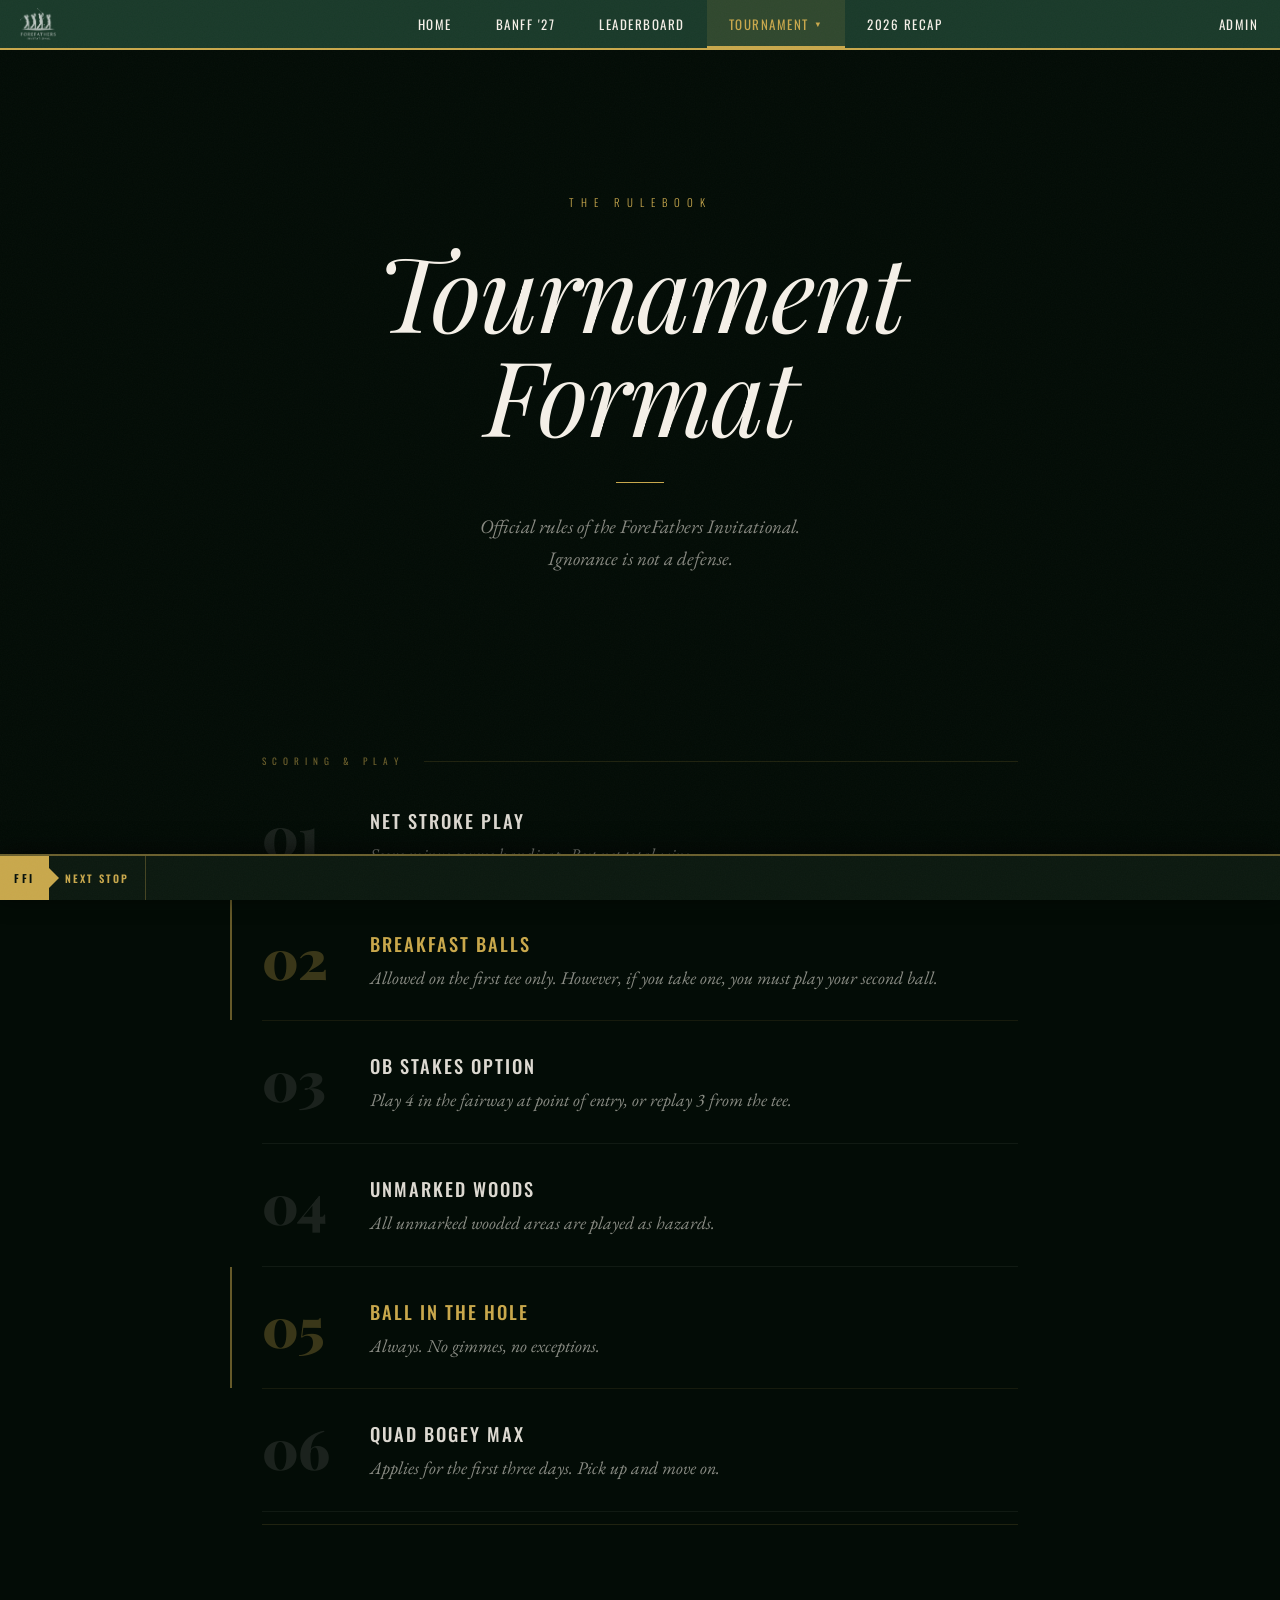
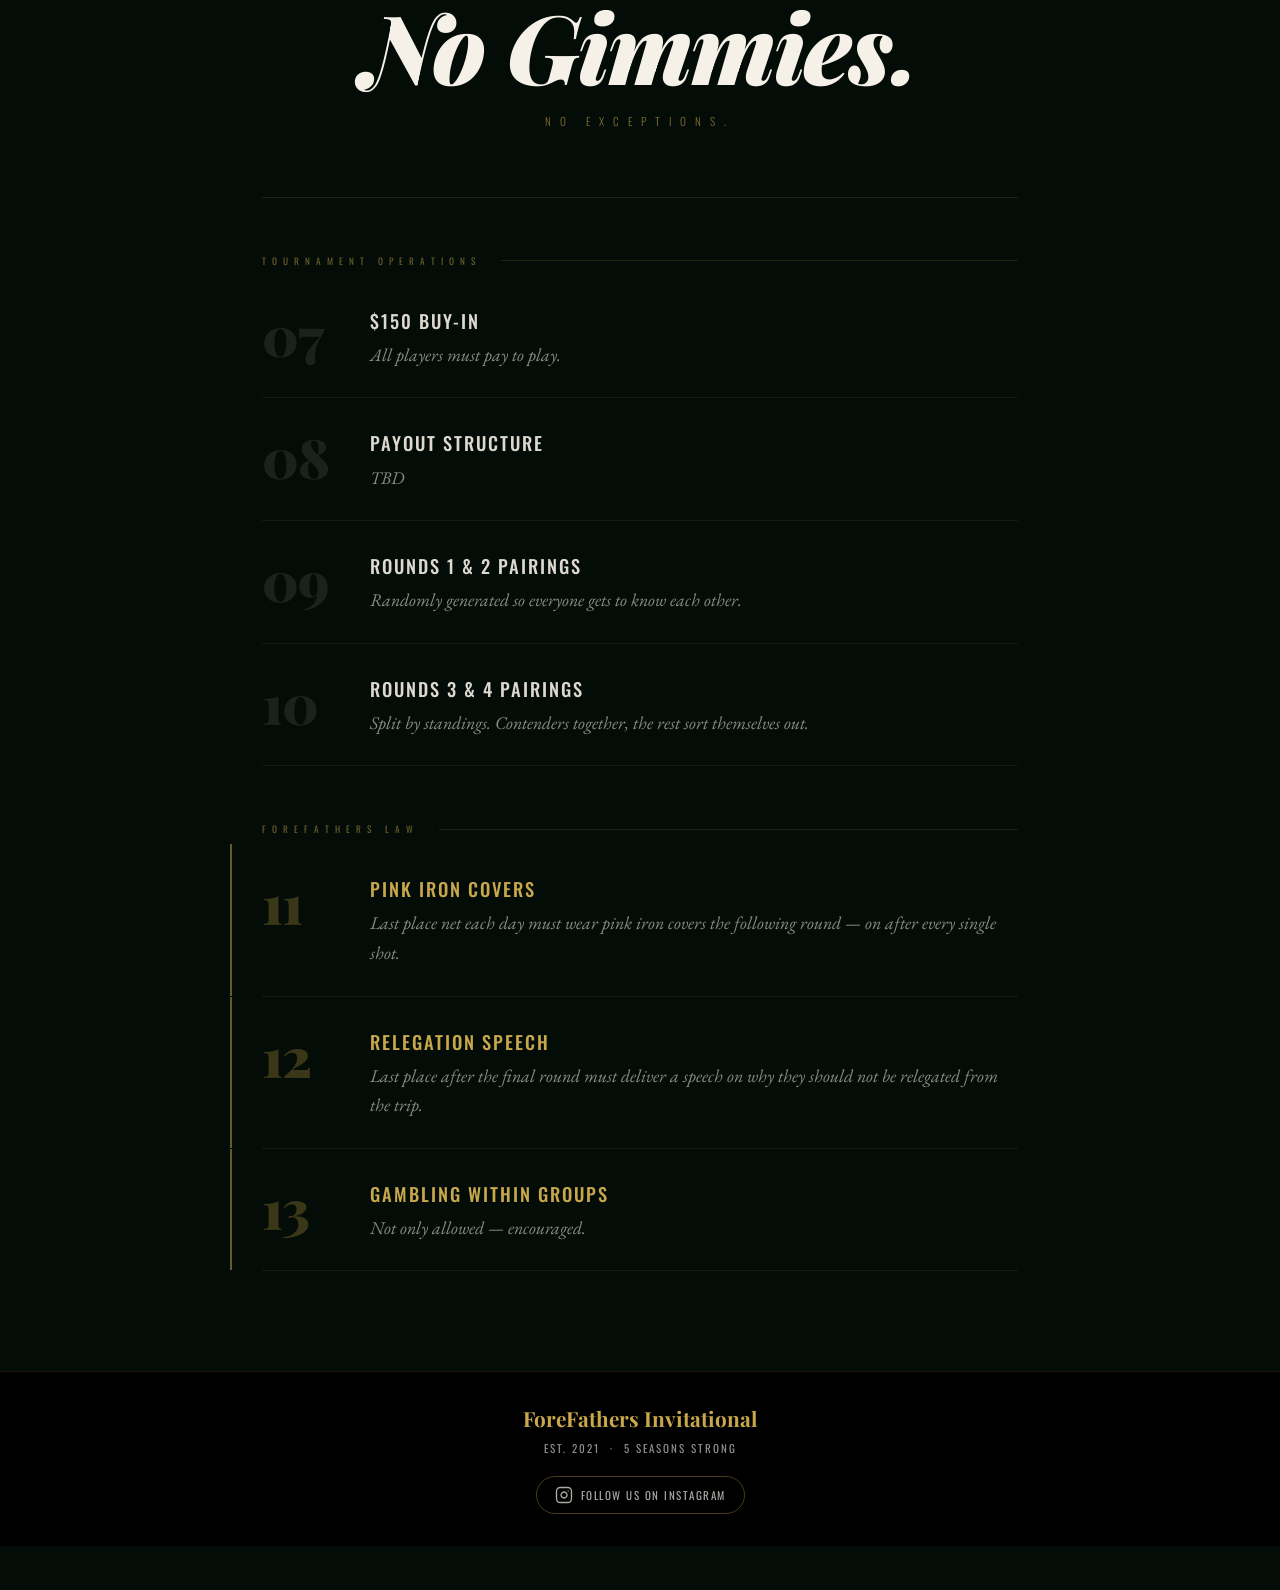
<file: format.html>
<!DOCTYPE html>
<html lang="en">
<head>
<meta charset="UTF-8">
<meta name="viewport" content="width=device-width, initial-scale=1.0">
<title>Tournament Format — ForeFathers Invitational</title>
<link rel="preconnect" href="https://fonts.googleapis.com">
<link rel="preconnect" href="https://fonts.gstatic.com" crossorigin>
<link href="https://fonts.googleapis.com/css2?family=Playfair+Display:ital,wght@0,400;0,700;0,900;1,400;1,700&family=EB+Garamond:ital,wght@0,400;0,500;1,400&family=Oswald:wght@300;400;500&display=swap" rel="stylesheet">
<link rel="stylesheet" href="styles.css">
<link rel="stylesheet" href="ticker.css">
<link rel="icon" type="image/x-icon" href="favicon.ico">
<link rel="icon" type="image/png" sizes="32x32" href="favicon-32.png">
<link rel="icon" type="image/png" sizes="16x16" href="favicon-16.png">
<link rel="apple-touch-icon" sizes="180x180" href="favicon-180.png">
<link rel="icon" type="image/png" sizes="192x192" href="favicon-192.png">
<link rel="manifest" href="manifest.json">
<meta name="theme-color" content="#c9a84c">
<meta name="apple-mobile-web-app-capable" content="yes">
<meta name="apple-mobile-web-app-status-bar-style" content="black-translucent">
<meta name="apple-mobile-web-app-title" content="ForeFathers">
<link rel="canonical" href="https://forefathersinvitational.com/format.html">
<meta name="description" content="How the ForeFathers Invitational works: net stroke play, handicaps, side bets, pairings, and the rules behind golf's most competitive friend group.">
<!-- Open Graph -->
<meta property="og:type"        content="website">
<meta property="og:url"         content="https://forefathersinvitational.com/format.html">
<meta property="og:title"       content="Tournament Format — ForeFathers Invitational">
<meta property="og:description" content="How the ForeFathers Invitational works: net stroke play, handicaps, side bets, pairings, and the rules behind golf's most competitive friend group.">
<meta property="og:image"       content="https://forefathersinvitational.com/og-image.png">
<meta property="og:image:width" content="1200">
<meta property="og:image:height" content="630">
<!-- Twitter Card -->
<meta name="twitter:card"        content="summary_large_image">
<meta name="twitter:title"       content="Tournament Format — ForeFathers Invitational">
<meta name="twitter:description" content="How the ForeFathers Invitational works: net stroke play, handicaps, side bets, pairings, and the rules behind golf's most competitive friend group.">
<meta name="twitter:image"       content="https://forefathersinvitational.com/og-image.png">
<!-- Google tag (gtag.js) -->
<script async src="https://www.googletagmanager.com/gtag/js?id=G-DTX58MS7P4"></script>
<script>
  window.dataLayer = window.dataLayer || [];
  function gtag(){dataLayer.push(arguments);}
  gtag('js', new Date());
  gtag('config', 'G-DTX58MS7P4');
</script>
</head>
<body class="page-format">
<a href="#main" class="skip-nav">Skip to main content</a>

<!-- NAV -->
<nav>
  <button class="nav-toggle" id="nav-toggle" aria-label="Menu">
    <span></span><span></span><span></span>
  </button>
  <a href="index.html" class="nav-logo"><img src="images/logo.png" alt="Home"></a>
  <ul id="nav-menu">
    <li><a href="index.html">Home</a></li>
    <li><a href="banff-2027.html">Banff '27</a></li>
    <li><a href="leaderboard.html">Leaderboard</a></li>
    <li class="nav-dropdown">
      <a href="#" class="nav-dropdown-toggle nav-active"> Tournament <span class="nav-chevron">&#9660;</span></a>
      <ul class="nav-dropdown-menu">
        <li><a href="champions.html">Champions</a></li>
        <li><a href="alumni.html">Alumni</a></li>
        <li><a href="format.html" class="nav-active">Format</a></li>
        <li><a href="gallery.html">Gallery</a></li>
      </ul>
    </li>
    <li><a href="recap.html">2026 Recap</a></li>
    <li><a href="admin.html">Admin</a></li>
  </ul>
</nav>

<div id="nav-backdrop"></div>

<main id="main">

  <!-- ── HERO ── -->
  <section class="rb-hero" aria-label="Tournament Format">
    <div class="rb-hero-content">
      <p class="rb-hero-eyebrow">The Rulebook</p>
      <h1 class="rb-hero-title">Tournament<br>Format</h1>
      <div class="rb-hero-rule" aria-hidden="true"></div>
      <p class="rb-hero-sub">Official rules of the ForeFathers Invitational.<br>Ignorance is not a defense.</p>
    </div>
  </section>

  <!-- ── RULEBOOK ── -->
  <section class="rb-book" aria-label="Tournament Rules">
    <div class="rb-book-inner">

      <!-- ── SECTION: SCORING & PLAY ── -->
      <div class="rb-section-hd rb-reveal">
        <span class="rb-section-label">Scoring &amp; Play</span>
        <span class="rb-section-rule" aria-hidden="true"></span>
      </div>

      <div class="rb-row rb-reveal" role="article" aria-label="Rule 01: Net Stroke Play">
        <div class="rb-num" aria-hidden="true">01</div>
        <div class="rb-rule">
          <div class="rb-title">Net Stroke Play</div>
          <p class="rb-desc">Score minus course handicap. Best net total wins.</p>
        </div>
      </div>

      <div class="rb-row rb-row--sig rb-reveal" role="article" aria-label="Rule 02: Breakfast Balls">
        <div class="rb-num rb-num--sig" aria-hidden="true">02</div>
        <div class="rb-rule">
          <div class="rb-title rb-title--sig">Breakfast Balls</div>
          <p class="rb-desc">Allowed on the first tee only. However, if you take one, you must play your second ball.</p>
        </div>
      </div>

      <div class="rb-row rb-reveal" role="article" aria-label="Rule 03: OB Stakes Option">
        <div class="rb-num" aria-hidden="true">03</div>
        <div class="rb-rule">
          <div class="rb-title">OB Stakes Option</div>
          <p class="rb-desc">Play 4 in the fairway at point of entry, or replay 3 from the tee.</p>
        </div>
      </div>

      <div class="rb-row rb-reveal" role="article" aria-label="Rule 04: Unmarked Woods">
        <div class="rb-num" aria-hidden="true">04</div>
        <div class="rb-rule">
          <div class="rb-title">Unmarked Woods</div>
          <p class="rb-desc">All unmarked wooded areas are played as hazards.</p>
        </div>
      </div>

      <div class="rb-row rb-row--sig rb-reveal" role="article" aria-label="Rule 05: Ball in the Hole">
        <div class="rb-num rb-num--sig" aria-hidden="true">05</div>
        <div class="rb-rule">
          <div class="rb-title rb-title--sig">Ball in the Hole</div>
          <p class="rb-desc">Always. No gimmes, no exceptions.</p>
        </div>
      </div>

      <div class="rb-row rb-reveal" role="article" aria-label="Rule 06: Quad Bogey Max">
        <div class="rb-num" aria-hidden="true">06</div>
        <div class="rb-rule">
          <div class="rb-title">Quad Bogey Max</div>
          <p class="rb-desc">Applies for the first three days. Pick up and move on.</p>
        </div>
      </div>

      <!-- ── CREED INTERSTITIAL ── -->
      <div class="rb-creed rb-reveal" aria-label="Tournament creed: No Gimmies. No Exceptions.">
        <div class="rb-creed-main">No Gimmies.</div>
        <div class="rb-creed-sub">No Exceptions.</div>
      </div>

      <!-- ── SECTION: TOURNAMENT OPERATIONS ── -->
      <div class="rb-section-hd rb-reveal">
        <span class="rb-section-label">Tournament Operations</span>
        <span class="rb-section-rule" aria-hidden="true"></span>
      </div>

      <div class="rb-row rb-reveal" role="article" aria-label="Rule 07: $150 Buy-In">
        <div class="rb-num" aria-hidden="true">07</div>
        <div class="rb-rule">
          <div class="rb-title">$150 Buy-In</div>
          <p class="rb-desc">All players must pay to play.</p>
        </div>
      </div>

      <div class="rb-row rb-reveal" role="article" aria-label="Rule 08: Payout Structure">
        <div class="rb-num" aria-hidden="true">08</div>
        <div class="rb-rule">
          <div class="rb-title">Payout Structure</div>
          <p class="rb-desc">TBD</p>
        </div>
      </div>

      <div class="rb-row rb-reveal" role="article" aria-label="Rule 09: Rounds 1 and 2 Pairings">
        <div class="rb-num" aria-hidden="true">09</div>
        <div class="rb-rule">
          <div class="rb-title">Rounds 1 &amp; 2 Pairings</div>
          <p class="rb-desc">Randomly generated so everyone gets to know each other.</p>
        </div>
      </div>

      <div class="rb-row rb-reveal" role="article" aria-label="Rule 10: Rounds 3 and 4 Pairings">
        <div class="rb-num" aria-hidden="true">10</div>
        <div class="rb-rule">
          <div class="rb-title">Rounds 3 &amp; 4 Pairings</div>
          <p class="rb-desc">Split by standings. Contenders together, the rest sort themselves out.</p>
        </div>
      </div>

      <!-- ── SECTION: FOREFATHERS LAW ── -->
      <div class="rb-section-hd rb-reveal">
        <span class="rb-section-label">ForeFathers Law</span>
        <span class="rb-section-rule" aria-hidden="true"></span>
      </div>

      <div class="rb-row rb-row--sig rb-reveal" role="article" aria-label="Rule 11: Pink Iron Covers">
        <div class="rb-num rb-num--sig" aria-hidden="true">11</div>
        <div class="rb-rule">
          <div class="rb-title rb-title--sig">Pink Iron Covers</div>
          <p class="rb-desc">Last place net each day must wear pink iron covers the following round — on after every single shot.</p>
        </div>
      </div>

      <div class="rb-row rb-row--sig rb-reveal" role="article" aria-label="Rule 12: Relegation Speech">
        <div class="rb-num rb-num--sig" aria-hidden="true">12</div>
        <div class="rb-rule">
          <div class="rb-title rb-title--sig">Relegation Speech</div>
          <p class="rb-desc">Last place after the final round must deliver a speech on why they should not be relegated from the trip.</p>
        </div>
      </div>

      <div class="rb-row rb-row--sig rb-reveal" role="article" aria-label="Rule 13: Gambling Within Groups">
        <div class="rb-num rb-num--sig" aria-hidden="true">13</div>
        <div class="rb-rule">
          <div class="rb-title rb-title--sig">Gambling Within Groups</div>
          <p class="rb-desc">Not only allowed — encouraged.</p>
        </div>
      </div>

    </div><!-- /.rb-book-inner -->
  </section>

</main>

<!-- FOOTER -->
<footer>
  <div class="footer-logo">ForeFathers Invitational</div>
  <p>Est. 2021 &nbsp;·&nbsp; 5 Seasons Strong</p>
  <a class="footer-instagram" href="https://www.instagram.com/forefathersinvitational" target="_blank" rel="noopener">
    <svg xmlns="http://www.w3.org/2000/svg" width="18" height="18" viewBox="0 0 24 24" fill="none" stroke="currentColor" stroke-width="1.8" stroke-linecap="round" stroke-linejoin="round"><rect x="2" y="2" width="20" height="20" rx="5" ry="5"/><path d="M16 11.37A4 4 0 1 1 12.63 8 4 4 0 0 1 16 11.37z"/><line x1="17.5" y1="6.5" x2="17.51" y2="6.5"/></svg>
    Follow us on Instagram
  </a>
</footer>

<script>
  if ('serviceWorker' in navigator) { window.addEventListener('load', function() { navigator.serviceWorker.register('/sw.js').catch(function(){}); }); }

  /* ── Nav ── */
  (function() {
    var toggle = document.getElementById('nav-toggle'), menu = document.getElementById('nav-menu'), backdrop = document.getElementById('nav-backdrop');
    if (!toggle || !menu) return;
    function openNav()  { toggle.classList.add('open'); menu.classList.add('open'); if (backdrop) { backdrop.classList.add('visible'); requestAnimationFrame(function(){ backdrop.classList.add('open'); }); } document.body.style.overflow='hidden'; }
    function closeNav() { toggle.classList.remove('open'); menu.classList.remove('open'); if (backdrop) { backdrop.classList.remove('open'); setTimeout(function(){ backdrop.classList.remove('visible'); },260); } document.body.style.overflow=''; }
    toggle.addEventListener('click', function(){ menu.classList.contains('open')?closeNav():openNav(); });
    menu.querySelectorAll('a').forEach(function(a){ a.addEventListener('click',closeNav); });
    if (backdrop) backdrop.addEventListener('click', closeNav);
    document.addEventListener('keydown', function(e){ if(e.key==='Escape') closeNav(); });
  })();

  /* ── Dropdown ── */
  (function() {
    var dd = document.querySelector('.nav-dropdown');
    var ddToggle = dd && dd.querySelector('.nav-dropdown-toggle');
    if (!ddToggle) return;
    ddToggle.addEventListener('click', function(e) { e.preventDefault(); dd.classList.toggle('open'); });
    document.addEventListener('click', function(e) { if (!dd.contains(e.target)) dd.classList.remove('open'); });
  })();

  /* ── Scroll reveal ── */
  (function() {
    var targets = document.querySelectorAll('.rb-reveal');
    if (!targets.length) return;
    if (window.matchMedia('(prefers-reduced-motion: reduce)').matches) {
      targets.forEach(function(el) { el.classList.add('is-visible'); });
      return;
    }
    if (!('IntersectionObserver' in window)) {
      targets.forEach(function(el) { el.classList.add('is-visible'); });
      return;
    }
    var obs = new IntersectionObserver(function(entries) {
      entries.forEach(function(entry) {
        if (entry.isIntersecting) { entry.target.classList.add('is-visible'); obs.unobserve(entry.target); }
      });
    }, { threshold: 0.1, rootMargin: '0px 0px -20px 0px' });
    targets.forEach(function(el) { obs.observe(el); });
  })();
</script>
<script src="ticker.js" defer></script>
</body>
</html>
</file>
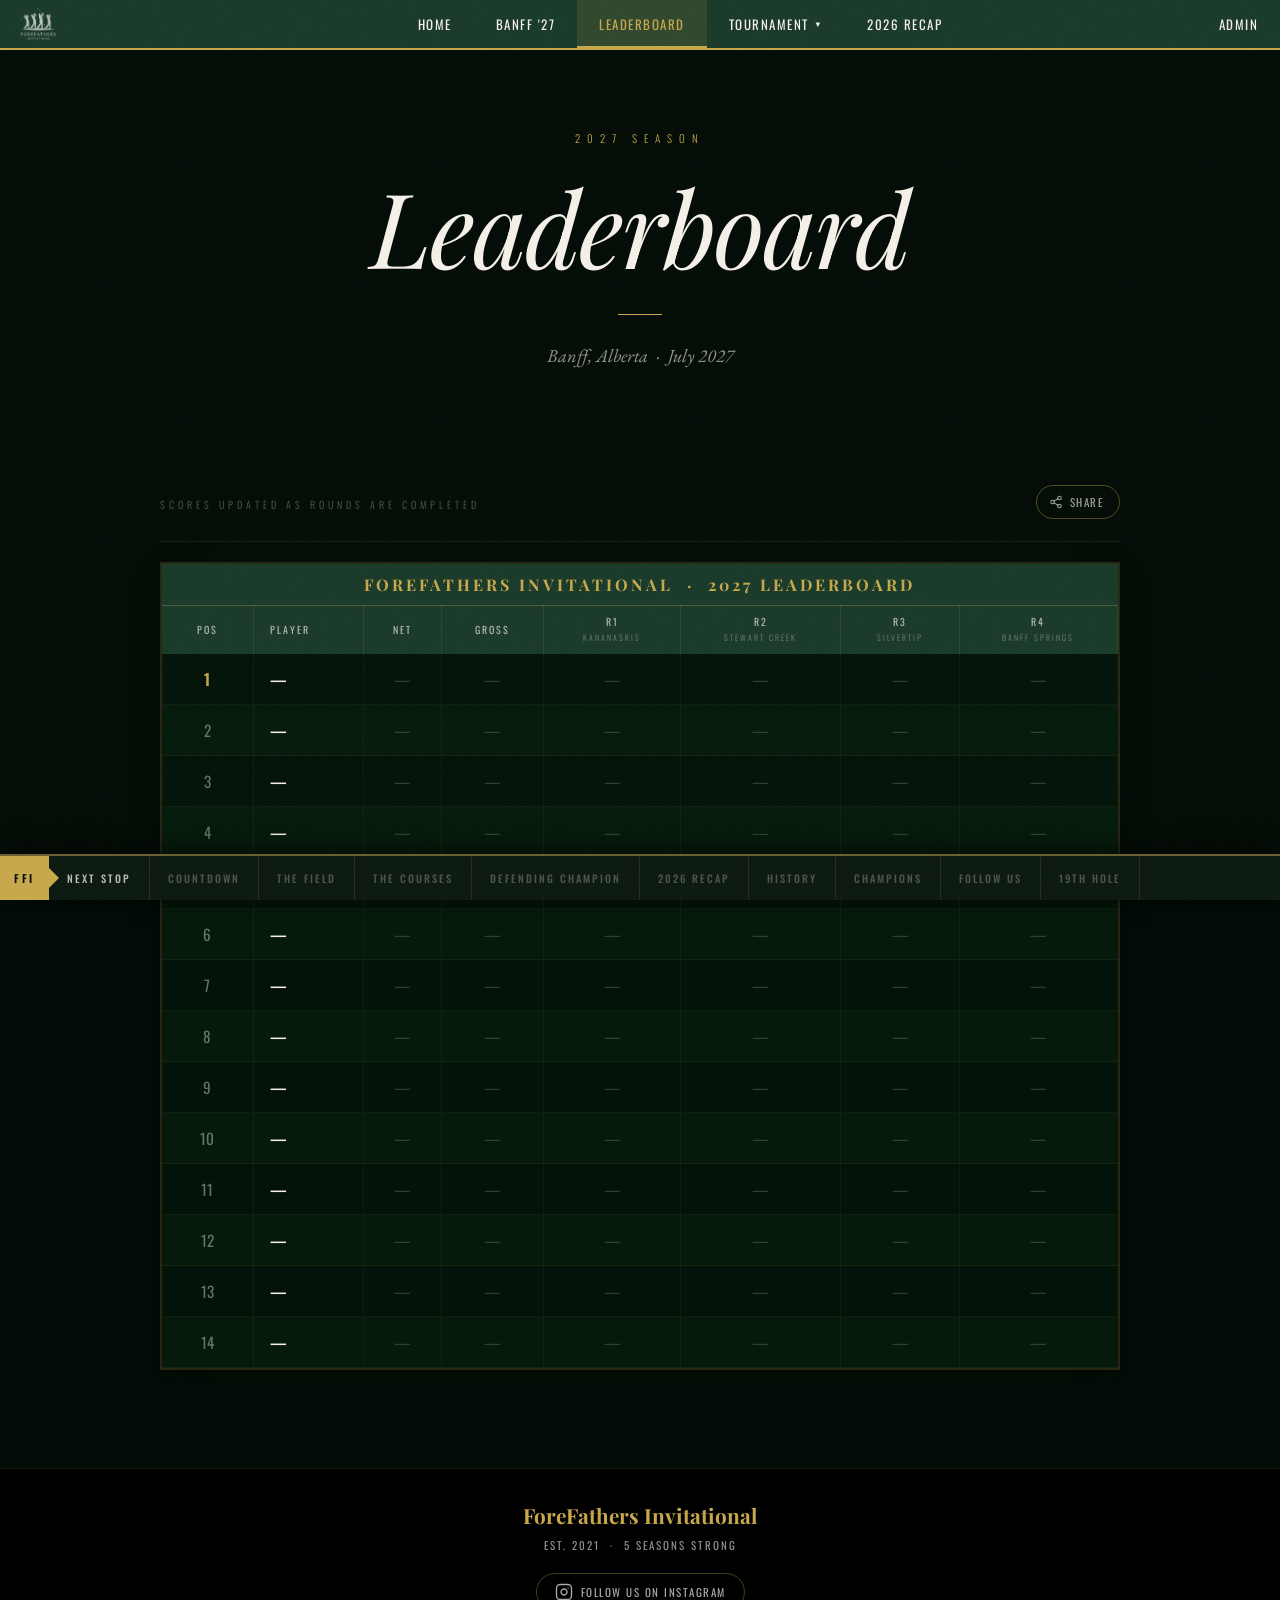
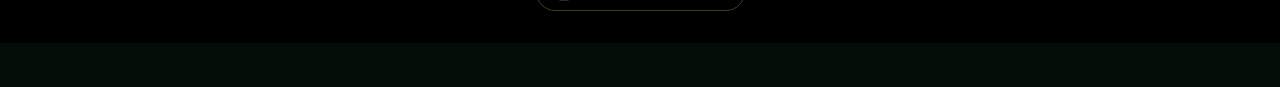
<file: leaderboard.html>
<!DOCTYPE html>
<html lang="en">
<head>
<meta charset="UTF-8">
<meta name="viewport" content="width=device-width, initial-scale=1.0">
<title>Live Leaderboard — ForeFathers Invitational 2027</title>
<link rel="preconnect" href="https://fonts.googleapis.com">
<link rel="preconnect" href="https://fonts.gstatic.com" crossorigin>
<link href="https://fonts.googleapis.com/css2?family=Playfair+Display:wght@400;700;900&family=EB+Garamond:ital,wght@0,400;0,500;1,400&family=Oswald:wght@300;400;500&display=swap" rel="stylesheet">
<link rel="stylesheet" href="styles.css">
<link rel="stylesheet" href="ticker.css">
<link rel="icon" type="image/x-icon" href="favicon.ico">
<link rel="icon" type="image/png" sizes="32x32" href="favicon-32.png">
<link rel="icon" type="image/png" sizes="16x16" href="favicon-16.png">
<link rel="apple-touch-icon" sizes="180x180" href="favicon-180.png">
<link rel="icon" type="image/png" sizes="192x192" href="favicon-192.png">
<link rel="manifest" href="manifest.json">
<meta name="theme-color" content="#c9a84c">
<meta name="apple-mobile-web-app-capable" content="yes">
<meta name="apple-mobile-web-app-status-bar-style" content="black-translucent">
<meta name="apple-mobile-web-app-title" content="ForeFathers">
<link rel="canonical" href="https://forefathersinvitational.com/leaderboard.html">
<meta name="description" content="Live leaderboard for the ForeFathers Invitational. Real-time net scores, round-by-round standings, and final results for all players.">
<!-- Open Graph -->
<meta property="og:type"        content="website">
<meta property="og:url"         content="https://forefathersinvitational.com/leaderboard.html">
<meta property="og:title"       content="Live Leaderboard — ForeFathers Invitational 2027">
<meta property="og:description" content="Live leaderboard for the ForeFathers Invitational. Real-time net scores, round-by-round standings, and final results for all players.">
<meta property="og:image"       content="https://forefathersinvitational.com/og-image.png">
<meta property="og:image:width" content="1200">
<meta property="og:image:height" content="630">
<!-- Twitter Card -->
<meta name="twitter:card"        content="summary_large_image">
<meta name="twitter:title"       content="Live Leaderboard — ForeFathers Invitational 2027">
<meta name="twitter:description" content="Live leaderboard for the ForeFathers Invitational. Real-time net scores, round-by-round standings, and final results for all players.">
<meta name="twitter:image"       content="https://forefathersinvitational.com/og-image.png">
<!-- Google tag (gtag.js) -->
<script async src="https://www.googletagmanager.com/gtag/js?id=G-DTX58MS7P4"></script>
<script>
  window.dataLayer = window.dataLayer || [];
  function gtag(){dataLayer.push(arguments);}
  gtag('js', new Date());
  gtag('config', 'G-DTX58MS7P4');
</script>
</head>
<body class="page-leaderboard">
<a href="#main" class="skip-nav">Skip to main content</a>

<!-- NAV -->
<nav>
  <button class="nav-toggle" id="nav-toggle" aria-label="Menu">
    <span></span><span></span><span></span>
  </button>
  <a href="index.html" class="nav-logo"><img src="images/logo.png" alt="Home"></a>
  <ul id="nav-menu">
    <li><a href="index.html">Home</a></li>
    <li><a href="banff-2027.html">Banff '27</a></li>
    <li><a href="leaderboard.html" class="nav-active">Leaderboard</a></li>
    <li class="nav-dropdown">
      <a href="#" class="nav-dropdown-toggle"> Tournament <span class="nav-chevron">&#9660;</span></a>
      <ul class="nav-dropdown-menu">
        <li><a href="champions.html">Champions</a></li>
        <li><a href="alumni.html">Alumni</a></li>
        <li><a href="format.html">Format</a></li>
        <li><a href="gallery.html">Gallery</a></li>
      </ul>
    </li>
    <li><a href="recap.html">2026 Recap</a></li>
    <li><a href="admin.html">Admin</a></li>
  </ul>
</nav>

<div id="nav-backdrop"></div>

<main id="main">

  <!-- HERO -->
  <section class="lb-hero" aria-label="Leaderboard">
    <div class="lb-hero-content">
      <p class="lb-eyebrow">2027 Season</p>
      <h1 class="lb-title">Leaderboard</h1>
      <div class="lb-rule" aria-hidden="true"></div>
      <p class="lb-sub">Banff, Alberta &nbsp;&middot;&nbsp; July 2027</p>
    </div>
  </section>

<!-- LEADERBOARD -->
<section id="leaderboard">
  <div class="container">
    <div class="lb-toolbar">
      <span class="lb-toolbar-note">Scores updated as rounds are completed</span>
      <button id="lb-share-btn" class="lb-share-btn" onclick="shareLeaderboard()">
        <svg xmlns="http://www.w3.org/2000/svg" viewBox="0 0 24 24" fill="none" stroke="currentColor" stroke-width="1.8" stroke-linecap="round" stroke-linejoin="round"><circle cx="18" cy="5" r="3"/><circle cx="6" cy="12" r="3"/><circle cx="18" cy="19" r="3"/><line x1="8.59" y1="13.51" x2="15.42" y2="17.49"/><line x1="15.41" y1="6.51" x2="8.59" y2="10.49"/></svg>
        Share
      </button>
    </div>
    <div class="leaderboard-wrapper"><table class="leaderboard-table">
      <thead>
        <tr class="lb-banner">
          <th colspan="8">ForeFathers Invitational &nbsp;·&nbsp; 2027 Leaderboard</th>
        </tr>
        <tr class="lb-cols">
          <th>Pos</th>
          <th>Player</th>
          <th>Net</th>
          <th>Gross</th>
          <th>R1<br><span style="font-size:8px;opacity:0.6;font-weight:300">Kananaskis</span></th>
          <th>R2<br><span style="font-size:8px;opacity:0.6;font-weight:300">Stewart Creek</span></th>
          <th>R3<br><span style="font-size:8px;opacity:0.6;font-weight:300">Silvertip</span></th>
          <th>R4<br><span style="font-size:8px;opacity:0.6;font-weight:300">Banff Springs</span></th>
        </tr>
      </thead>
      <tbody id="leaderboard-body">
        <tr><td><span class="pos-num gold">1</span></td><td><span class="player-name-cell">—</span></td><td class="score-cell"><span class="score-dash">—</span></td><td class="score-cell"><span class="score-dash">—</span></td><td class="score-cell"><span class="score-dash">—</span></td><td class="score-cell"><span class="score-dash">—</span></td><td class="score-cell"><span class="score-dash">—</span></td><td class="score-cell"><span class="score-dash">—</span></td></tr>
        <tr><td><span class="pos-num">2</span></td><td><span class="player-name-cell">—</span></td><td class="score-cell"><span class="score-dash">—</span></td><td class="score-cell"><span class="score-dash">—</span></td><td class="score-cell"><span class="score-dash">—</span></td><td class="score-cell"><span class="score-dash">—</span></td><td class="score-cell"><span class="score-dash">—</span></td><td class="score-cell"><span class="score-dash">—</span></td></tr>
        <tr><td><span class="pos-num">3</span></td><td><span class="player-name-cell">—</span></td><td class="score-cell"><span class="score-dash">—</span></td><td class="score-cell"><span class="score-dash">—</span></td><td class="score-cell"><span class="score-dash">—</span></td><td class="score-cell"><span class="score-dash">—</span></td><td class="score-cell"><span class="score-dash">—</span></td><td class="score-cell"><span class="score-dash">—</span></td></tr>
        <tr><td><span class="pos-num">4</span></td><td><span class="player-name-cell">—</span></td><td class="score-cell"><span class="score-dash">—</span></td><td class="score-cell"><span class="score-dash">—</span></td><td class="score-cell"><span class="score-dash">—</span></td><td class="score-cell"><span class="score-dash">—</span></td><td class="score-cell"><span class="score-dash">—</span></td><td class="score-cell"><span class="score-dash">—</span></td></tr>
        <tr><td><span class="pos-num">5</span></td><td><span class="player-name-cell">—</span></td><td class="score-cell"><span class="score-dash">—</span></td><td class="score-cell"><span class="score-dash">—</span></td><td class="score-cell"><span class="score-dash">—</span></td><td class="score-cell"><span class="score-dash">—</span></td><td class="score-cell"><span class="score-dash">—</span></td><td class="score-cell"><span class="score-dash">—</span></td></tr>
        <tr><td><span class="pos-num">6</span></td><td><span class="player-name-cell">—</span></td><td class="score-cell"><span class="score-dash">—</span></td><td class="score-cell"><span class="score-dash">—</span></td><td class="score-cell"><span class="score-dash">—</span></td><td class="score-cell"><span class="score-dash">—</span></td><td class="score-cell"><span class="score-dash">—</span></td><td class="score-cell"><span class="score-dash">—</span></td></tr>
        <tr><td><span class="pos-num">7</span></td><td><span class="player-name-cell">—</span></td><td class="score-cell"><span class="score-dash">—</span></td><td class="score-cell"><span class="score-dash">—</span></td><td class="score-cell"><span class="score-dash">—</span></td><td class="score-cell"><span class="score-dash">—</span></td><td class="score-cell"><span class="score-dash">—</span></td><td class="score-cell"><span class="score-dash">—</span></td></tr>
        <tr><td><span class="pos-num">8</span></td><td><span class="player-name-cell">—</span></td><td class="score-cell"><span class="score-dash">—</span></td><td class="score-cell"><span class="score-dash">—</span></td><td class="score-cell"><span class="score-dash">—</span></td><td class="score-cell"><span class="score-dash">—</span></td><td class="score-cell"><span class="score-dash">—</span></td><td class="score-cell"><span class="score-dash">—</span></td></tr>
        <tr><td><span class="pos-num">9</span></td><td><span class="player-name-cell">—</span></td><td class="score-cell"><span class="score-dash">—</span></td><td class="score-cell"><span class="score-dash">—</span></td><td class="score-cell"><span class="score-dash">—</span></td><td class="score-cell"><span class="score-dash">—</span></td><td class="score-cell"><span class="score-dash">—</span></td><td class="score-cell"><span class="score-dash">—</span></td></tr>
        <tr><td><span class="pos-num">10</span></td><td><span class="player-name-cell">—</span></td><td class="score-cell"><span class="score-dash">—</span></td><td class="score-cell"><span class="score-dash">—</span></td><td class="score-cell"><span class="score-dash">—</span></td><td class="score-cell"><span class="score-dash">—</span></td><td class="score-cell"><span class="score-dash">—</span></td><td class="score-cell"><span class="score-dash">—</span></td></tr>
        <tr><td><span class="pos-num">11</span></td><td><span class="player-name-cell">—</span></td><td class="score-cell"><span class="score-dash">—</span></td><td class="score-cell"><span class="score-dash">—</span></td><td class="score-cell"><span class="score-dash">—</span></td><td class="score-cell"><span class="score-dash">—</span></td><td class="score-cell"><span class="score-dash">—</span></td><td class="score-cell"><span class="score-dash">—</span></td></tr>
        <tr><td><span class="pos-num">12</span></td><td><span class="player-name-cell">—</span></td><td class="score-cell"><span class="score-dash">—</span></td><td class="score-cell"><span class="score-dash">—</span></td><td class="score-cell"><span class="score-dash">—</span></td><td class="score-cell"><span class="score-dash">—</span></td><td class="score-cell"><span class="score-dash">—</span></td><td class="score-cell"><span class="score-dash">—</span></td></tr>
        <tr><td><span class="pos-num">13</span></td><td><span class="player-name-cell">—</span></td><td class="score-cell"><span class="score-dash">—</span></td><td class="score-cell"><span class="score-dash">—</span></td><td class="score-cell"><span class="score-dash">—</span></td><td class="score-cell"><span class="score-dash">—</span></td><td class="score-cell"><span class="score-dash">—</span></td><td class="score-cell"><span class="score-dash">—</span></td></tr>
        <tr><td><span class="pos-num">14</span></td><td><span class="player-name-cell">—</span></td><td class="score-cell"><span class="score-dash">—</span></td><td class="score-cell"><span class="score-dash">—</span></td><td class="score-cell"><span class="score-dash">—</span></td><td class="score-cell"><span class="score-dash">—</span></td><td class="score-cell"><span class="score-dash">—</span></td><td class="score-cell"><span class="score-dash">—</span></td></tr>
      </tbody>
    </table></div>
    <p id="lb-updated" class="lb-updated-ts"></p>
  </div>
</section>

</main>
<!-- FOOTER -->
<footer>
  <div class="footer-logo">ForeFathers Invitational</div>
  <p>Est. 2021 &nbsp;·&nbsp; 5 Seasons Strong</p>
  <a class="footer-instagram" href="https://www.instagram.com/forefathersinvitational" target="_blank" rel="noopener">
    <svg xmlns="http://www.w3.org/2000/svg" width="18" height="18" viewBox="0 0 24 24" fill="none" stroke="currentColor" stroke-width="1.8" stroke-linecap="round" stroke-linejoin="round"><rect x="2" y="2" width="20" height="20" rx="5" ry="5"/><path d="M16 11.37A4 4 0 1 1 12.63 8 4 4 0 0 1 16 11.37z"/><line x1="17.5" y1="6.5" x2="17.51" y2="6.5"/></svg>
    Follow us on Instagram
  </a>
</footer>

<script src="script.js"></script>
<script>
  if ('serviceWorker' in navigator) { window.addEventListener('load', function() { navigator.serviceWorker.register('/sw.js').catch(function(){}); }); }

  (function() {
    var toggle = document.getElementById('nav-toggle'), menu = document.getElementById('nav-menu'), backdrop = document.getElementById('nav-backdrop');
    if (!toggle || !menu) return;
    function openNav() { toggle.classList.add('open'); menu.classList.add('open'); if (backdrop) { backdrop.classList.add('visible'); requestAnimationFrame(function(){ backdrop.classList.add('open'); }); } document.body.style.overflow='hidden'; }
    function closeNav() { toggle.classList.remove('open'); menu.classList.remove('open'); if (backdrop) { backdrop.classList.remove('open'); setTimeout(function(){ backdrop.classList.remove('visible'); },260); } document.body.style.overflow=''; }
    toggle.addEventListener('click', function(){ menu.classList.contains('open')?closeNav():openNav(); });
    menu.querySelectorAll('a').forEach(function(a){ a.addEventListener('click',closeNav); });
    if (backdrop) backdrop.addEventListener('click', closeNav);
    document.addEventListener('keydown', function(e){ if(e.key==='Escape') closeNav(); });
  })();

  (function() {
    var tsEl = document.getElementById('lb-updated');
    function tick() {
      if (!tsEl || !window._lbLastUpdated) return;
      var diff = Math.floor((Date.now() - window._lbLastUpdated) / 1000);
      if (diff < 5) tsEl.textContent = 'Just updated';
      else if (diff < 60) tsEl.textContent = 'Updated ' + diff + 's ago';
      else if (diff < 120) tsEl.textContent = 'Updated 1m ago';
      else tsEl.textContent = 'Updated ' + Math.floor(diff / 60) + 'm ago';
    }
    tick(); setInterval(tick, 5000);
  })();

  // Dropdown toggle
  var dd = document.querySelector('.nav-dropdown');
  var ddToggle = dd && dd.querySelector('.nav-dropdown-toggle');
  if (ddToggle) {
    ddToggle.addEventListener('click', function(e) {
      e.preventDefault();
      dd.classList.toggle('open');
    });
    document.addEventListener('click', function(e) {
      if (!dd.contains(e.target)) dd.classList.remove('open');
    });
  }
  </script>
<script src="ticker.js" defer></script>
<script src="animations.js" defer></script>
</body>
</html>
</file>
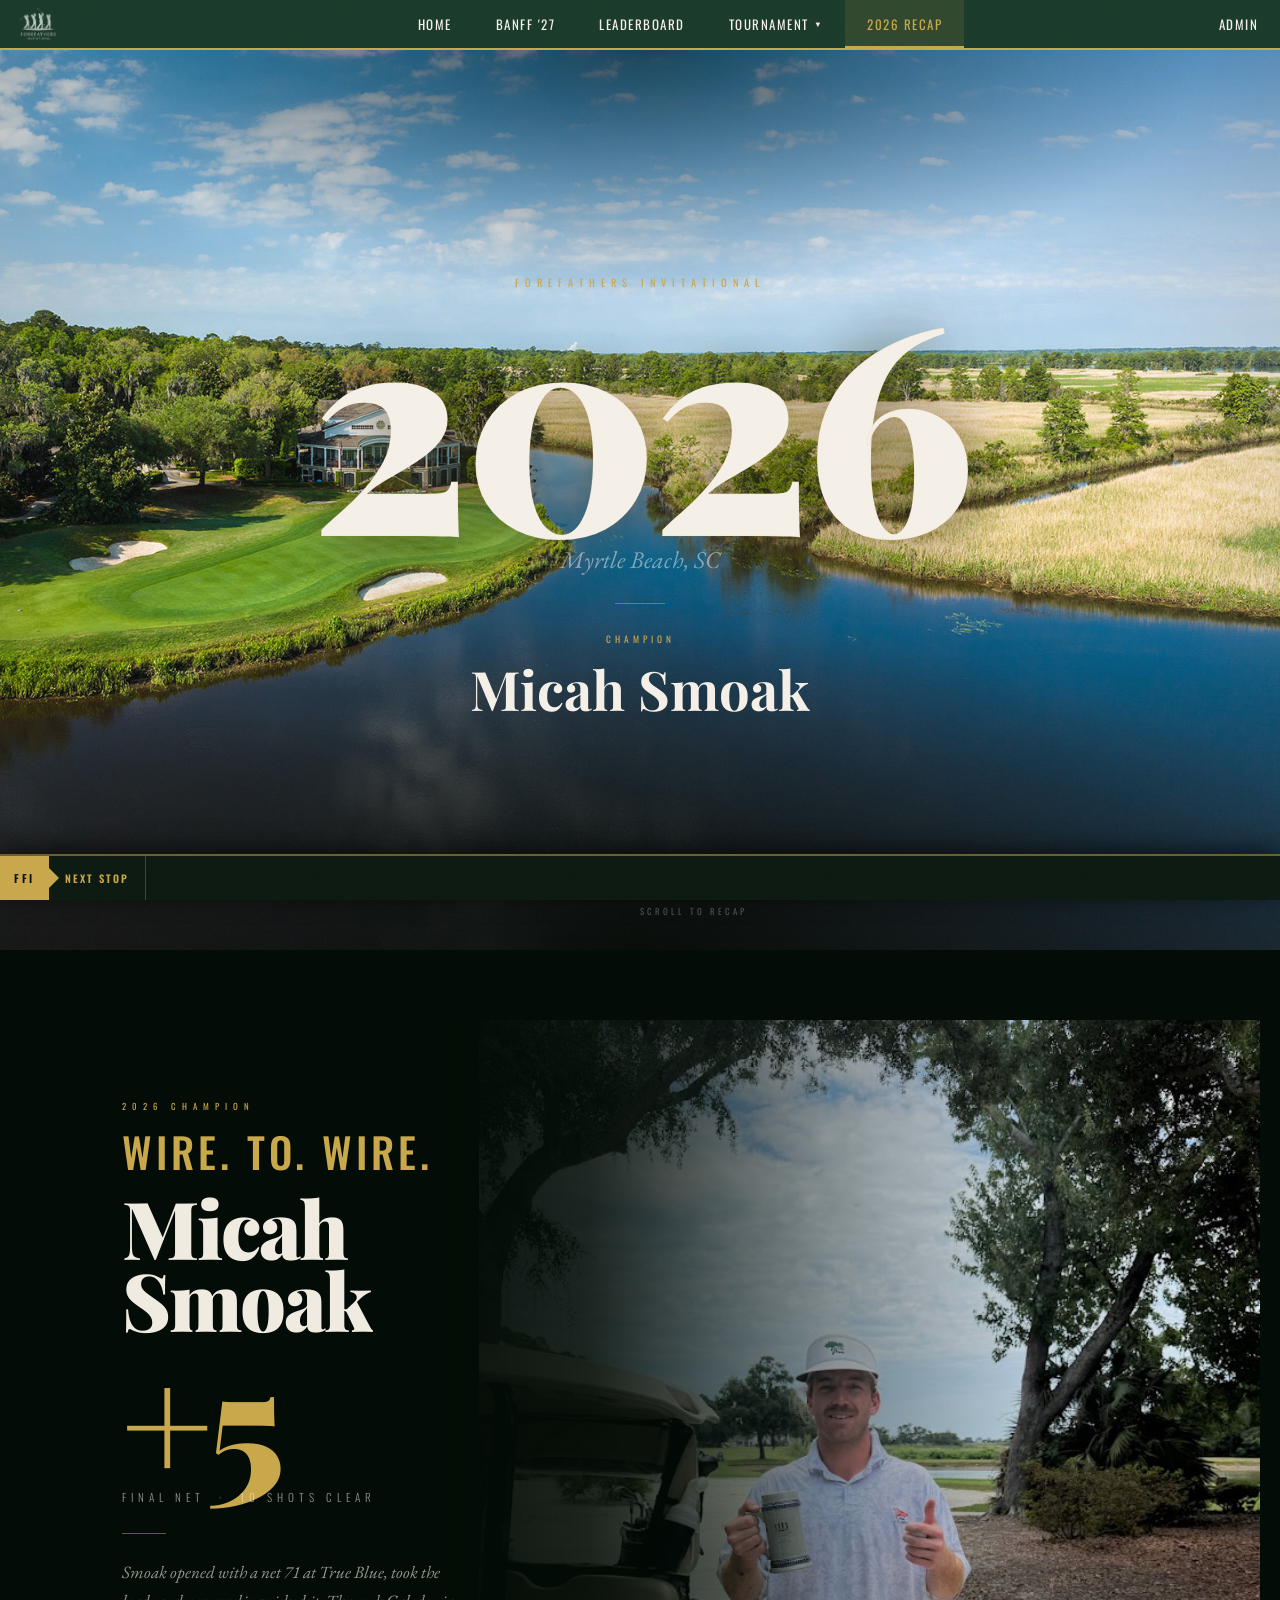
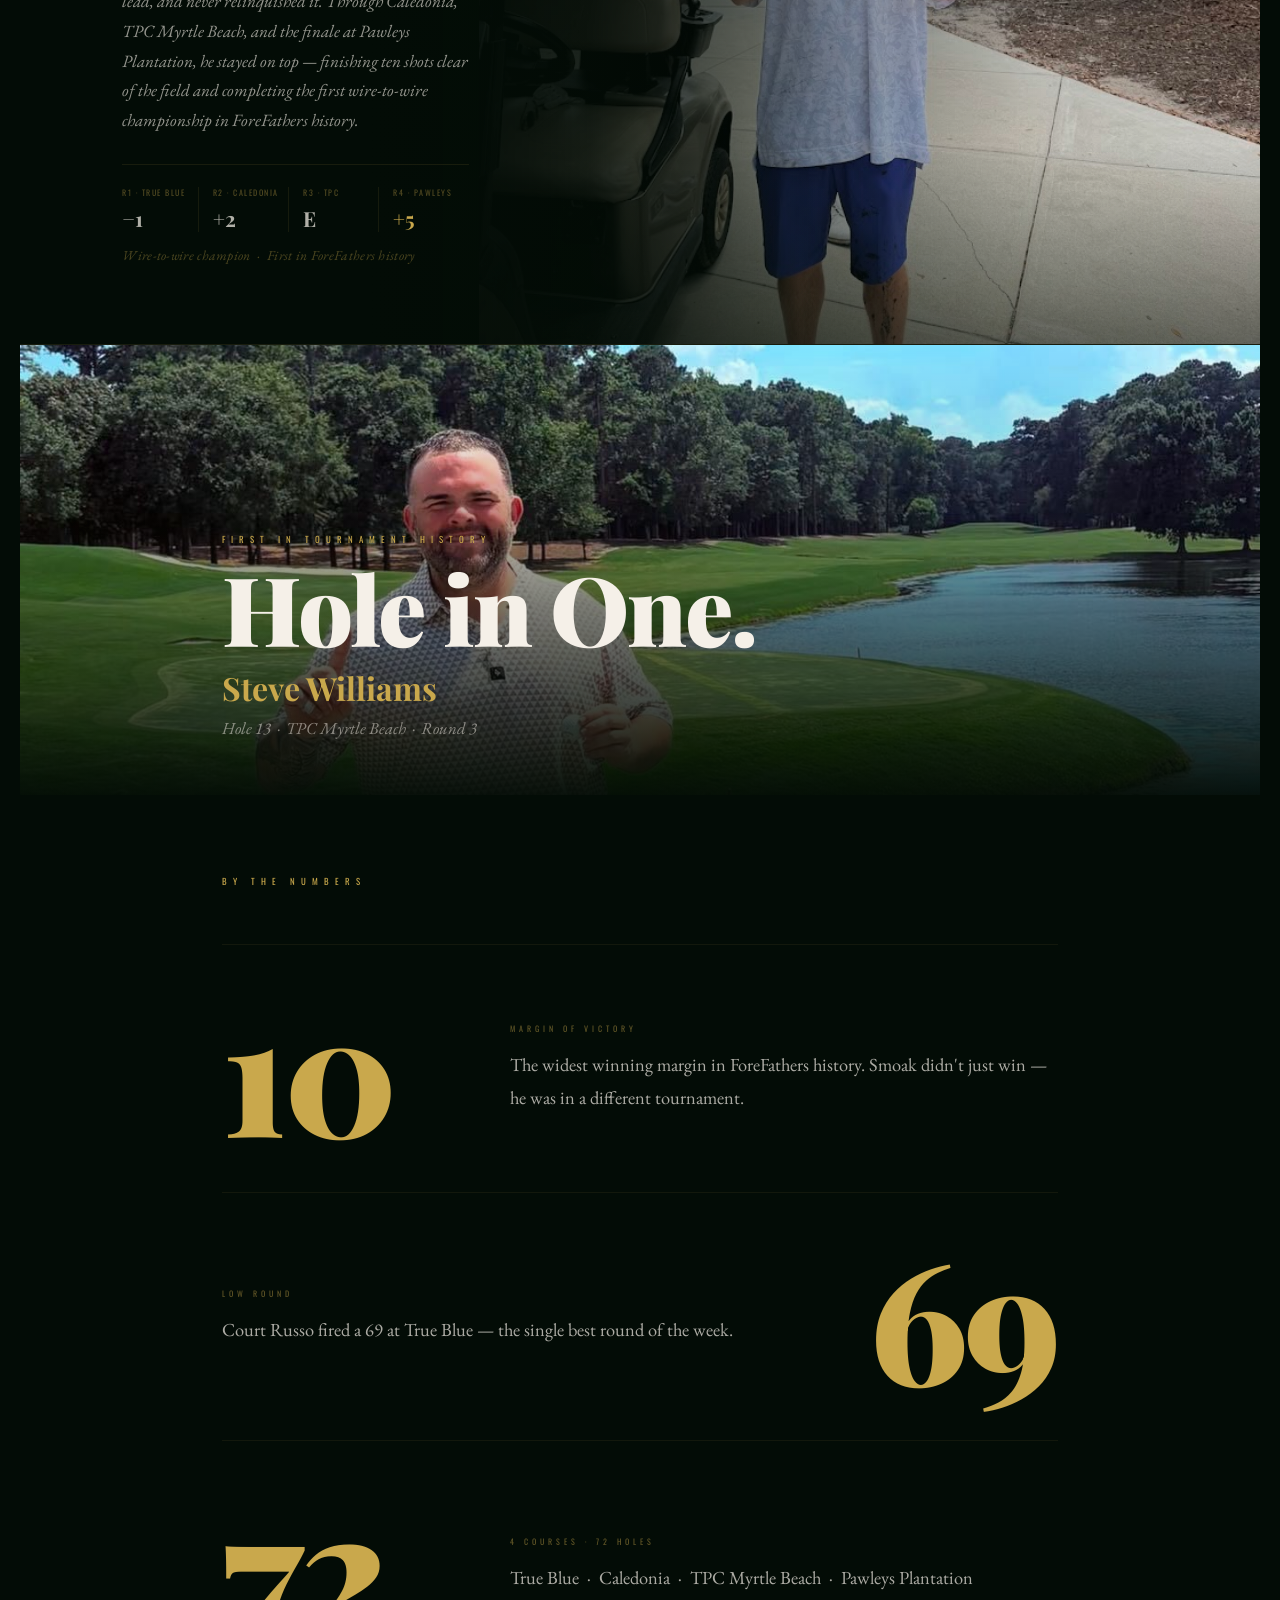
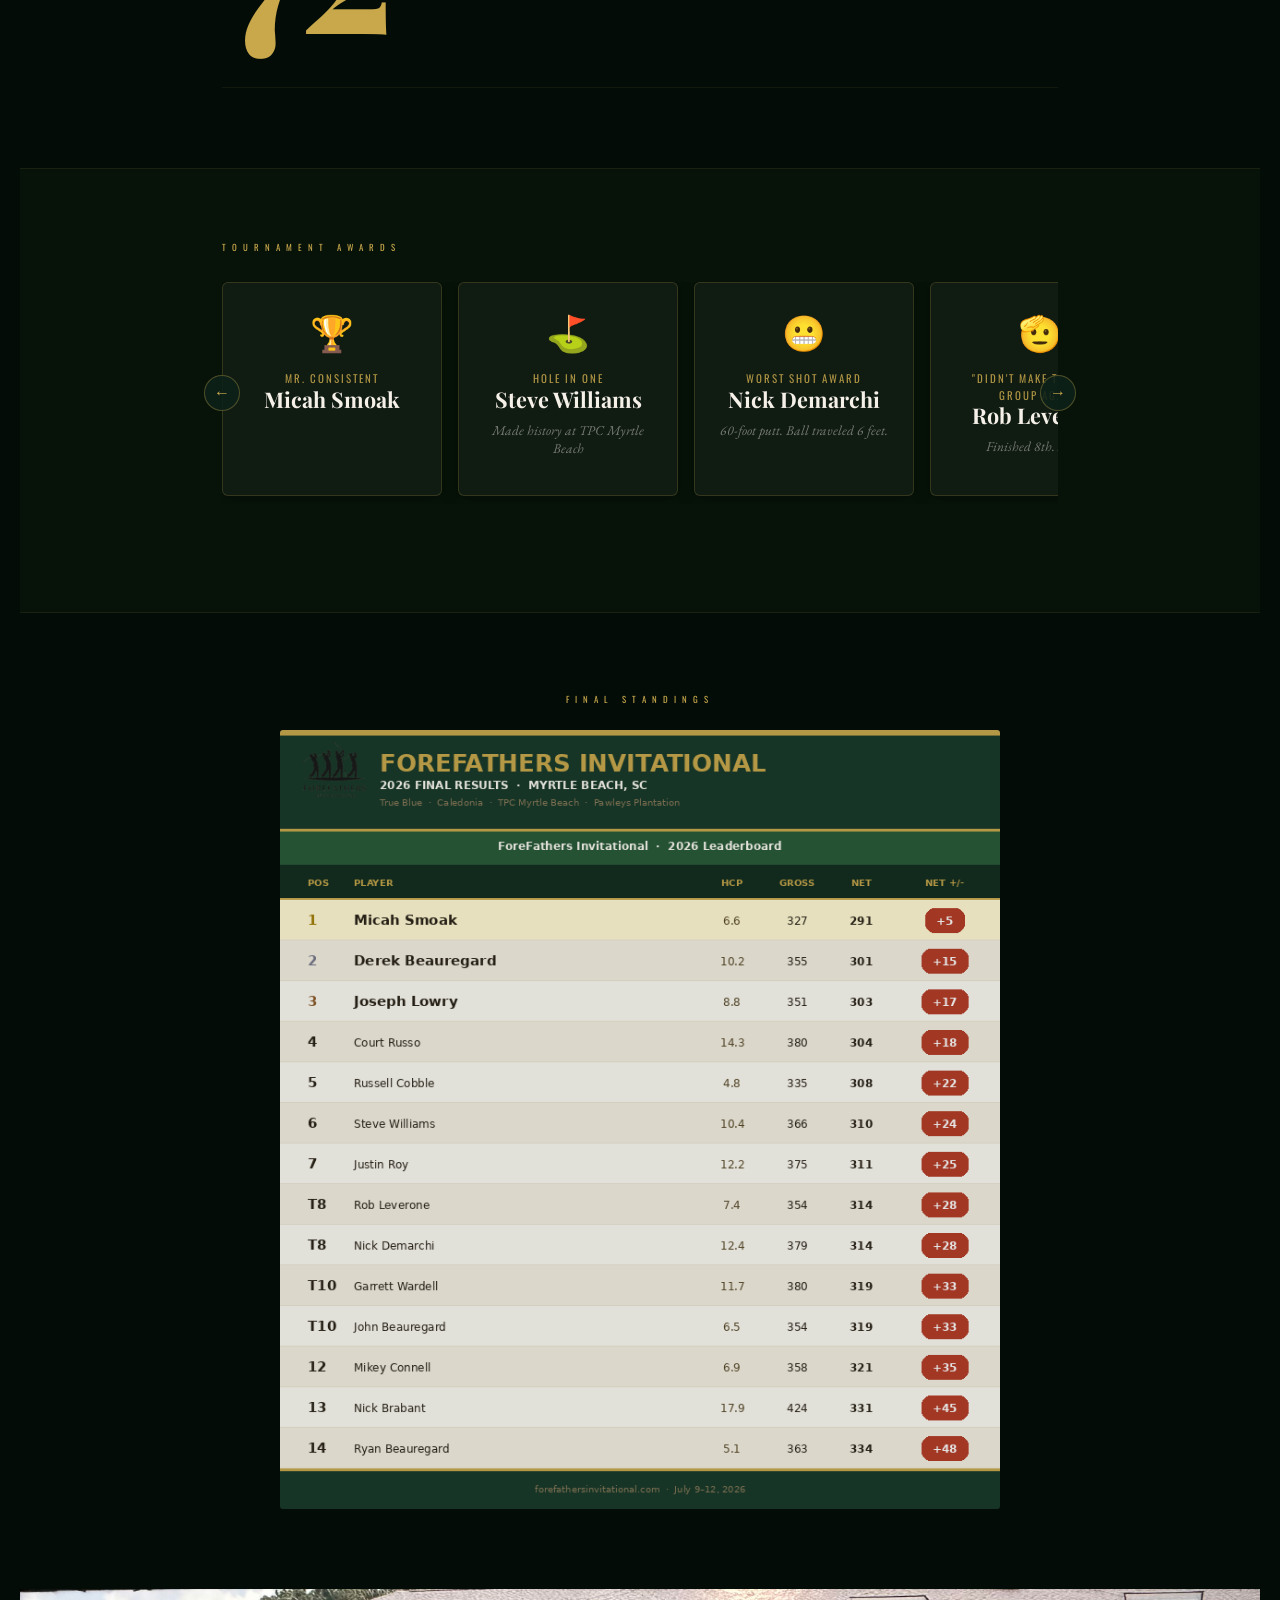
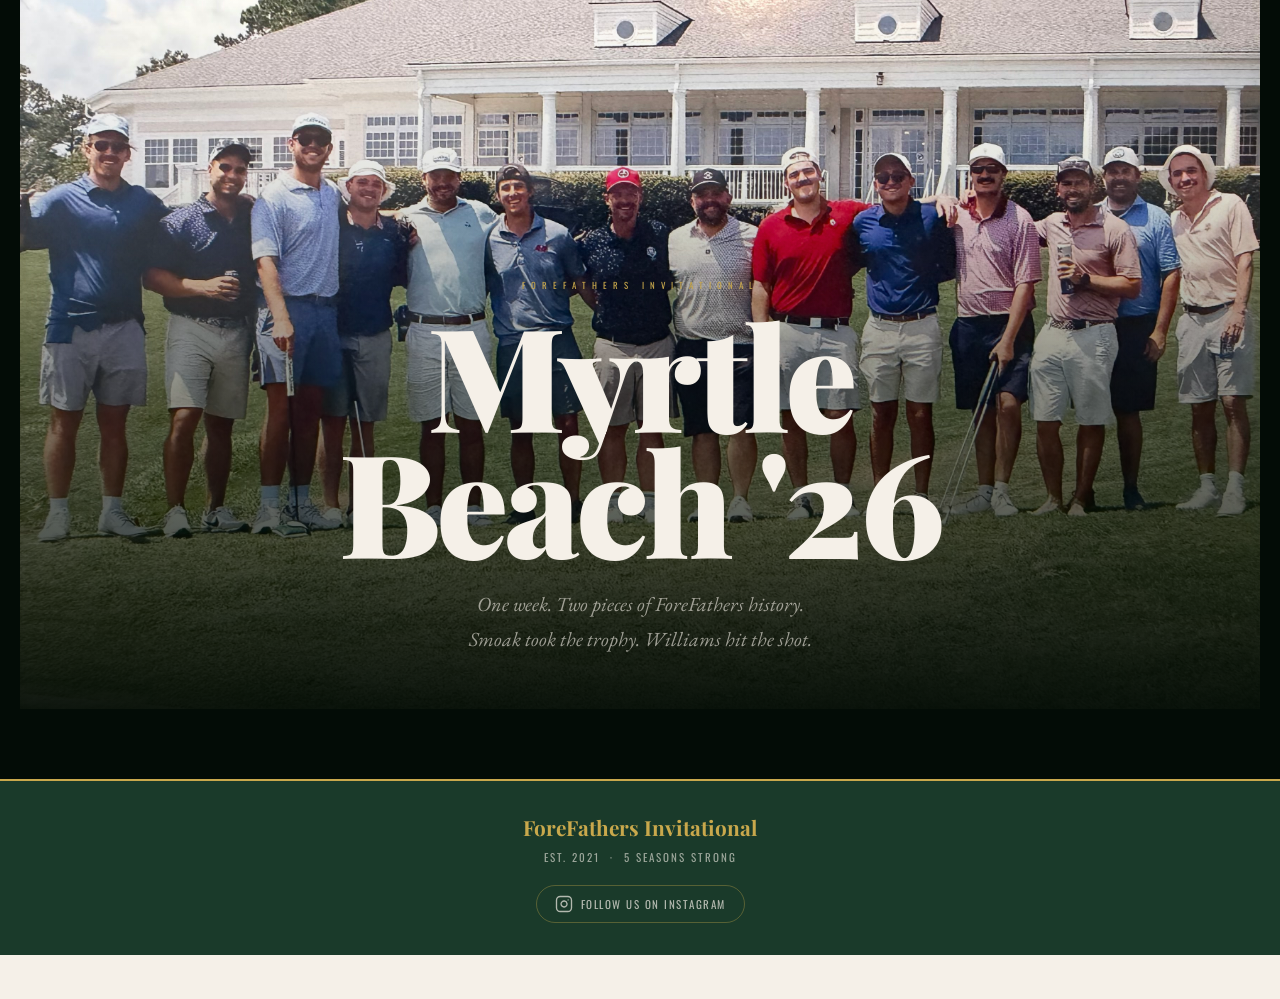
<file: recap.html>
<!DOCTYPE html>
<html lang="en">
<head>
<meta charset="UTF-8">
<meta name="viewport" content="width=device-width, initial-scale=1.0">
<title>2026 Recap — ForeFathers Invitational | Myrtle Beach</title>
<link rel="preconnect" href="https://fonts.googleapis.com">
<link rel="preconnect" href="https://fonts.gstatic.com" crossorigin>
<link href="https://fonts.googleapis.com/css2?family=Playfair+Display:wght@400;700;900&family=EB+Garamond:ital,wght@0,400;0,500;1,400&family=Oswald:wght@300;400;500&display=swap" rel="stylesheet">
<link rel="stylesheet" href="styles.css">
<link rel="stylesheet" href="ticker.css">
<link rel="icon" type="image/x-icon" href="favicon.ico">
<link rel="icon" type="image/png" sizes="32x32" href="favicon-32.png">
<link rel="icon" type="image/png" sizes="16x16" href="favicon-16.png">
<link rel="apple-touch-icon" sizes="180x180" href="favicon-180.png">
<link rel="icon" type="image/png" sizes="192x192" href="favicon-192.png">
<link rel="manifest" href="manifest.json">
<meta name="theme-color" content="#c9a84c">
<meta name="apple-mobile-web-app-capable" content="yes">
<meta name="apple-mobile-web-app-status-bar-style" content="black-translucent">
<meta name="apple-mobile-web-app-title" content="ForeFathers">
<link rel="canonical" href="https://forefathersinvitational.com/recap.html">
<meta name="description" content="Relive ForeFathers 2026 in Myrtle Beach. Micah Smoak won wire-to-wire, Steve Williams recorded the first hole-in-one in tournament history. Full recap and results.">
<!-- Open Graph -->
<meta property="og:type"        content="article">
<meta property="og:url"         content="https://forefathersinvitational.com/recap.html">
<meta property="og:title"       content="2026 Recap — ForeFathers Invitational | Myrtle Beach">
<meta property="og:description" content="Relive ForeFathers 2026 in Myrtle Beach. Micah Smoak won wire-to-wire, Steve Williams recorded the first hole-in-one in tournament history. Full recap and results.">
<meta property="og:image"       content="https://forefathersinvitational.com/og-image.png">
<meta property="og:image:width" content="1200">
<meta property="og:image:height" content="630">
<!-- Twitter Card -->
<meta name="twitter:card"        content="summary_large_image">
<meta name="twitter:title"       content="2026 Recap — ForeFathers Invitational | Myrtle Beach">
<meta name="twitter:description" content="Relive ForeFathers 2026 in Myrtle Beach. Micah Smoak won wire-to-wire, Steve Williams recorded the first hole-in-one in tournament history. Full recap and results.">
<meta name="twitter:image"       content="https://forefathersinvitational.com/og-image.png">
<script type="application/ld+json">
{
  "@context": "https://schema.org",
  "@type": "Article",
  "headline": "ForeFathers Invitational 2026 Recap — Myrtle Beach",
  "description": "Micah Smoak won wire-to-wire at ForeFathers 2026 in Myrtle Beach, SC. Full recap of results, awards, and highlights.",
  "datePublished": "2026-07-15",
  "author": { "@type": "Organization", "name": "ForeFathers Invitational" },
  "publisher": { "@type": "Organization", "name": "ForeFathers Invitational", "url": "https://forefathersinvitational.com" }
}
</script>
<!-- Google tag (gtag.js) -->
<script async src="https://www.googletagmanager.com/gtag/js?id=G-DTX58MS7P4"></script>
<script>
  window.dataLayer = window.dataLayer || [];
  function gtag(){dataLayer.push(arguments);}
  gtag('js', new Date());
  gtag('config', 'G-DTX58MS7P4');
</script>
</head>
<body>
<a href="#main" class="skip-nav">Skip to main content</a>

<!-- NAV -->
<nav>
  <button class="nav-toggle" id="nav-toggle" aria-label="Menu">
    <span></span><span></span><span></span>
  </button>
  <a href="index.html" class="nav-logo"><img src="images/logo.png" alt="Home"></a>
  <ul id="nav-menu">
    <li><a href="index.html">Home</a></li>
    <li><a href="banff-2027.html">Banff '27</a></li>
    <li><a href="leaderboard.html">Leaderboard</a></li>
    <li class="nav-dropdown">
      <a href="#" class="nav-dropdown-toggle"> Tournament <span class="nav-chevron">&#9660;</span></a>
      <ul class="nav-dropdown-menu">
        <li><a href="champions.html">Champions</a></li>
        <li><a href="alumni.html">Alumni</a></li>
        <li><a href="format.html">Format</a></li>
        <li><a href="gallery.html">Gallery</a></li>
      </ul>
    </li>
    <li><a href="recap.html" class="nav-active">2026 Recap</a></li>
    <li><a href="admin.html">Admin</a></li>
  </ul>
</nav>

<div id="nav-backdrop"></div>

<main id="main">

<!-- RECAP HERO -->
<section class="recap-hero" aria-label="2026 Tournament">
  <div class="recap-hero-content">
    <div class="recap-hero-eyebrow">ForeFathers Invitational</div>
    <div class="recap-hero-year">2026</div>
    <div class="recap-hero-location">Myrtle Beach, SC</div>
    <div class="recap-hero-rule"></div>
    <div class="recap-hero-champ-label">Champion</div>
    <div class="recap-hero-champ-name">Micah Smoak</div>
  </div>
  <div class="recap-hero-scroll">Scroll to Recap</div>
</section>

<!-- 2026 RECAP — EDITORIAL -->
<section id="recap">

  <!-- 1 · CHAMPIONSHIP PORTRAIT -->
  <div class="ed-champ">
    <img class="ed-champ-photo" src="photos/micah.jpg" alt="Micah Smoak — 2026 ForeFathers Champion">
    <div class="ed-champ-overlay" aria-hidden="true"></div>
    <div class="ed-champ-content">
      <div class="ed-label">2026 Champion</div>
      <div class="ed-champ-wire">Wire. To. Wire.</div>
      <h2 class="ed-champ-name">Micah Smoak</h2>
      <div class="ed-champ-score">+5</div>
      <div class="ed-champ-clear">Final Net &nbsp;·&nbsp; 10 Shots Clear</div>
      <div class="ed-champ-rule" aria-hidden="true"></div>
      <p class="ed-champ-para">Smoak opened with a net 71 at True Blue, took the lead, and never relinquished it. Through Caledonia, TPC Myrtle Beach, and the finale at Pawleys Plantation, he stayed on top — finishing ten shots clear of the field and completing the first wire-to-wire championship in ForeFathers history.</p>
      <div class="ed-rounds">
        <div class="ed-round">
          <div class="ed-round-course">R1 · True Blue</div>
          <div class="ed-round-score">−1</div>
        </div>
        <div class="ed-round">
          <div class="ed-round-course">R2 · Caledonia</div>
          <div class="ed-round-score">+2</div>
        </div>
        <div class="ed-round">
          <div class="ed-round-course">R3 · TPC</div>
          <div class="ed-round-score">E</div>
        </div>
        <div class="ed-round">
          <div class="ed-round-course">R4 · Pawleys</div>
          <div class="ed-round-score ed-round-gold">+5</div>
        </div>
      </div>
      <div class="ed-wire-tag">Wire-to-wire champion &nbsp;·&nbsp; First in ForeFathers history</div>
    </div>
  </div>

  <!-- 2 · HISTORY MADE -->
  <div class="ed-hio">
    <div class="ed-hio-content">
      <div class="ed-label">First in Tournament History</div>
      <div class="ed-hio-headline">Hole in One.</div>
      <div class="ed-hio-name">Steve Williams</div>
      <div class="ed-hio-detail">Hole 13 &nbsp;·&nbsp; TPC Myrtle Beach &nbsp;·&nbsp; Round 3</div>
    </div>
  </div>

  <!-- 3 · BY THE NUMBERS -->
  <div class="ed-numbers">
    <div class="ed-numbers-inner">
      <div class="ed-label ed-numbers-hd">By the Numbers</div>

      <div class="ed-stat">
        <div class="ed-stat-num">10</div>
        <div class="ed-stat-text">
          <div class="ed-stat-kicker">Margin of Victory</div>
          <p class="ed-stat-copy">The widest winning margin in ForeFathers history. Smoak didn't just win — he was in a different tournament.</p>
        </div>
      </div>

      <div class="ed-stat ed-stat--r">
        <div class="ed-stat-text">
          <div class="ed-stat-kicker">Low Round</div>
          <p class="ed-stat-copy">Court Russo fired a 69 at True Blue — the single best round of the week.</p>
        </div>
        <div class="ed-stat-num">69</div>
      </div>

      <div class="ed-stat">
        <div class="ed-stat-num">72</div>
        <div class="ed-stat-text">
          <div class="ed-stat-kicker">4 Courses · 72 Holes</div>
          <p class="ed-stat-copy">True Blue &nbsp;·&nbsp; Caledonia &nbsp;·&nbsp; TPC Myrtle Beach &nbsp;·&nbsp; Pawleys Plantation</p>
        </div>
      </div>

    </div>
  </div>

  <!-- 4 · TOURNAMENT AWARDS -->
  <div class="ed-awards">
    <div class="ed-awards-inner">
      <div class="ed-label">Tournament Awards</div>
      <div class="recap-awards-wrap">
        <button class="awards-arrow prev" aria-label="Previous">&#8592;</button>
        <button class="awards-arrow next" aria-label="Next">&#8594;</button>
        <div class="recap-awards" id="awards-carousel">
          <div class="recap-award">
            <div class="award-icon">🏆</div>
            <div class="award-name">Mr. Consistent</div>
            <div class="award-winner">Micah Smoak</div>
          </div>
          <div class="recap-award">
            <div class="award-icon">⛳</div>
            <div class="award-name">Hole in One</div>
            <div class="award-winner">Steve Williams</div>
            <div class="award-desc">Made history at TPC Myrtle Beach</div>
          </div>
          <div class="recap-award">
            <div class="award-icon">😬</div>
            <div class="award-name">Worst Shot Award</div>
            <div class="award-winner">Nick Demarchi</div>
            <div class="award-desc">60-foot putt. Ball traveled 6 feet.</div>
          </div>
          <div class="recap-award">
            <div class="award-icon">🫡</div>
            <div class="award-name">"Didn't Make the Final Group Again"</div>
            <div class="award-winner">Rob Leverone</div>
            <div class="award-desc">Finished 8th. Again.</div>
          </div>
          <div class="recap-award">
            <div class="award-icon">📊</div>
            <div class="award-name">Value to Shareholders Award</div>
            <div class="award-winner">Justin Roy</div>
            <div class="award-desc">Delivered consistent mediocrity, quarter after quarter.</div>
          </div>
          <div class="recap-award">
            <div class="award-icon">📈</div>
            <div class="award-name">Biggest Comeback</div>
            <div class="award-winner">Derek Beauregard</div>
          </div>
          <div class="recap-award">
            <div class="award-icon">🏌️</div>
            <div class="award-name">Reverse Sandbagger</div>
            <div class="award-winner">Ryan Beauregard</div>
          </div>
          <div class="recap-award">
            <div class="award-icon">🧴</div>
            <div class="award-name">Most GoldBond Used</div>
            <div class="award-winner">Joseph Lowry</div>
          </div>
          <div class="recap-award">
            <div class="award-icon">👨‍👦</div>
            <div class="award-name">Russell's Favorite Son</div>
            <div class="award-winner">Garrett Wardell</div>
          </div>
          <div class="recap-award">
            <div class="award-icon">🏠</div>
            <div class="award-name">House Dad</div>
            <div class="award-winner">Court Russo</div>
          </div>
          <div class="recap-award">
            <div class="award-icon">⚽</div>
            <div class="award-name">Biggest World Cup Win</div>
            <div class="award-winner">Mikey Connell</div>
          </div>
          <div class="recap-award">
            <div class="award-icon">👴</div>
            <div class="award-name">Garrett's Favorite Dad</div>
            <div class="award-winner">Russell Cobble</div>
          </div>
          <div class="recap-award">
            <div class="award-icon">🐜</div>
            <div class="award-name">Most Fire Ants in Ankle Brace</div>
            <div class="award-winner">Nick Brabant</div>
          </div>
          <div class="recap-award">
            <div class="award-icon">💊</div>
            <div class="award-name">Most Valuable Nasal Spray</div>
            <div class="award-winner">John Beauregard</div>
          </div>
        </div>
      </div>
    </div>
  </div>

  <!-- 5 · FINAL STANDINGS -->
  <div class="ed-standings">
    <div class="ed-standings-inner">
      <div class="ed-label">Final Standings</div>
      <img src="images/2026-final-results.png" alt="2026 Final Results Leaderboard" class="ed-standings-img"/>
    </div>
  </div>

  <!-- 6 · MYRTLE BEACH '26 FINALE -->
  <div class="ed-finale">
    <div class="ed-finale-content">
      <div class="ed-label">ForeFathers Invitational</div>
      <div class="ed-finale-title">Myrtle Beach&nbsp;'26</div>
      <p class="ed-finale-sub">One week. Two pieces of ForeFathers history.<br>Smoak took the trophy. Williams hit the shot.</p>
    </div>
  </div>

</section>
</main>

<!-- FOOTER -->
<footer>
  <div class="footer-logo">ForeFathers Invitational</div>
  <p>Est. 2021 &nbsp;·&nbsp; 5 Seasons Strong</p>
  <a class="footer-instagram" href="https://www.instagram.com/forefathersinvitational" target="_blank" rel="noopener">
    <svg xmlns="http://www.w3.org/2000/svg" width="18" height="18" viewBox="0 0 24 24" fill="none" stroke="currentColor" stroke-width="1.8" stroke-linecap="round" stroke-linejoin="round"><rect x="2" y="2" width="20" height="20" rx="5" ry="5"/><path d="M16 11.37A4 4 0 1 1 12.63 8 4 4 0 0 1 16 11.37z"/><line x1="17.5" y1="6.5" x2="17.51" y2="6.5"/></svg>
    Follow us on Instagram
  </a>
</footer>

<script>
  if ('serviceWorker' in navigator) { window.addEventListener('load', function() { navigator.serviceWorker.register('/sw.js').catch(function(){}); }); }
  (function() {
    var toggle = document.getElementById('nav-toggle'), menu = document.getElementById('nav-menu'), backdrop = document.getElementById('nav-backdrop');
    if (!toggle || !menu) return;
    function openNav() { toggle.classList.add('open'); menu.classList.add('open'); if (backdrop) { backdrop.classList.add('visible'); requestAnimationFrame(function(){ backdrop.classList.add('open'); }); } document.body.style.overflow='hidden'; }
    function closeNav() { toggle.classList.remove('open'); menu.classList.remove('open'); if (backdrop) { backdrop.classList.remove('open'); setTimeout(function(){ backdrop.classList.remove('visible'); },260); } document.body.style.overflow=''; }
    toggle.addEventListener('click', function(){ menu.classList.contains('open')?closeNav():openNav(); });
    menu.querySelectorAll('a').forEach(function(a){ a.addEventListener('click',closeNav); });
    if (backdrop) backdrop.addEventListener('click', closeNav);
    document.addEventListener('keydown', function(e){ if(e.key==='Escape') closeNav(); });
  })();

  // Awards carousel
  (function() {
    var carousel = document.getElementById('awards-carousel');
    if (!carousel) return;
    var cardWidth = 220 + 16; // card + gap

    // Arrow buttons
    document.querySelector('.awards-arrow.prev').addEventListener('click', function() {
      carousel.scrollBy({ left: -cardWidth * 2, behavior: 'smooth' });
    });
    document.querySelector('.awards-arrow.next').addEventListener('click', function() {
      carousel.scrollBy({ left: cardWidth * 2, behavior: 'smooth' });
    });

    // Mouse drag-to-scroll
    var isDown = false, startX, scrollLeft;
    carousel.addEventListener('mousedown', function(e) {
      isDown = true; carousel.classList.add('grabbing');
      startX = e.pageX - carousel.offsetLeft;
      scrollLeft = carousel.scrollLeft;
    });
    carousel.addEventListener('mouseleave', function() { isDown = false; carousel.classList.remove('grabbing'); });
    carousel.addEventListener('mouseup',    function() { isDown = false; carousel.classList.remove('grabbing'); });
    carousel.addEventListener('mousemove',  function(e) {
      if (!isDown) return;
      e.preventDefault();
      var x = e.pageX - carousel.offsetLeft;
      carousel.scrollLeft = scrollLeft - (x - startX) * 1.5;
    });
  })();

  // Dropdown toggle
  var dd = document.querySelector('.nav-dropdown');
  var ddToggle = dd && dd.querySelector('.nav-dropdown-toggle');
  if (ddToggle) {
    ddToggle.addEventListener('click', function(e) {
      e.preventDefault();
      dd.classList.toggle('open');
    });
    document.addEventListener('click', function(e) {
      if (!dd.contains(e.target)) dd.classList.remove('open');
    });
  }
  </script>
<script src="ticker.js" defer></script>
<script src="animations.js" defer></script>
</body>
</html>
</file>
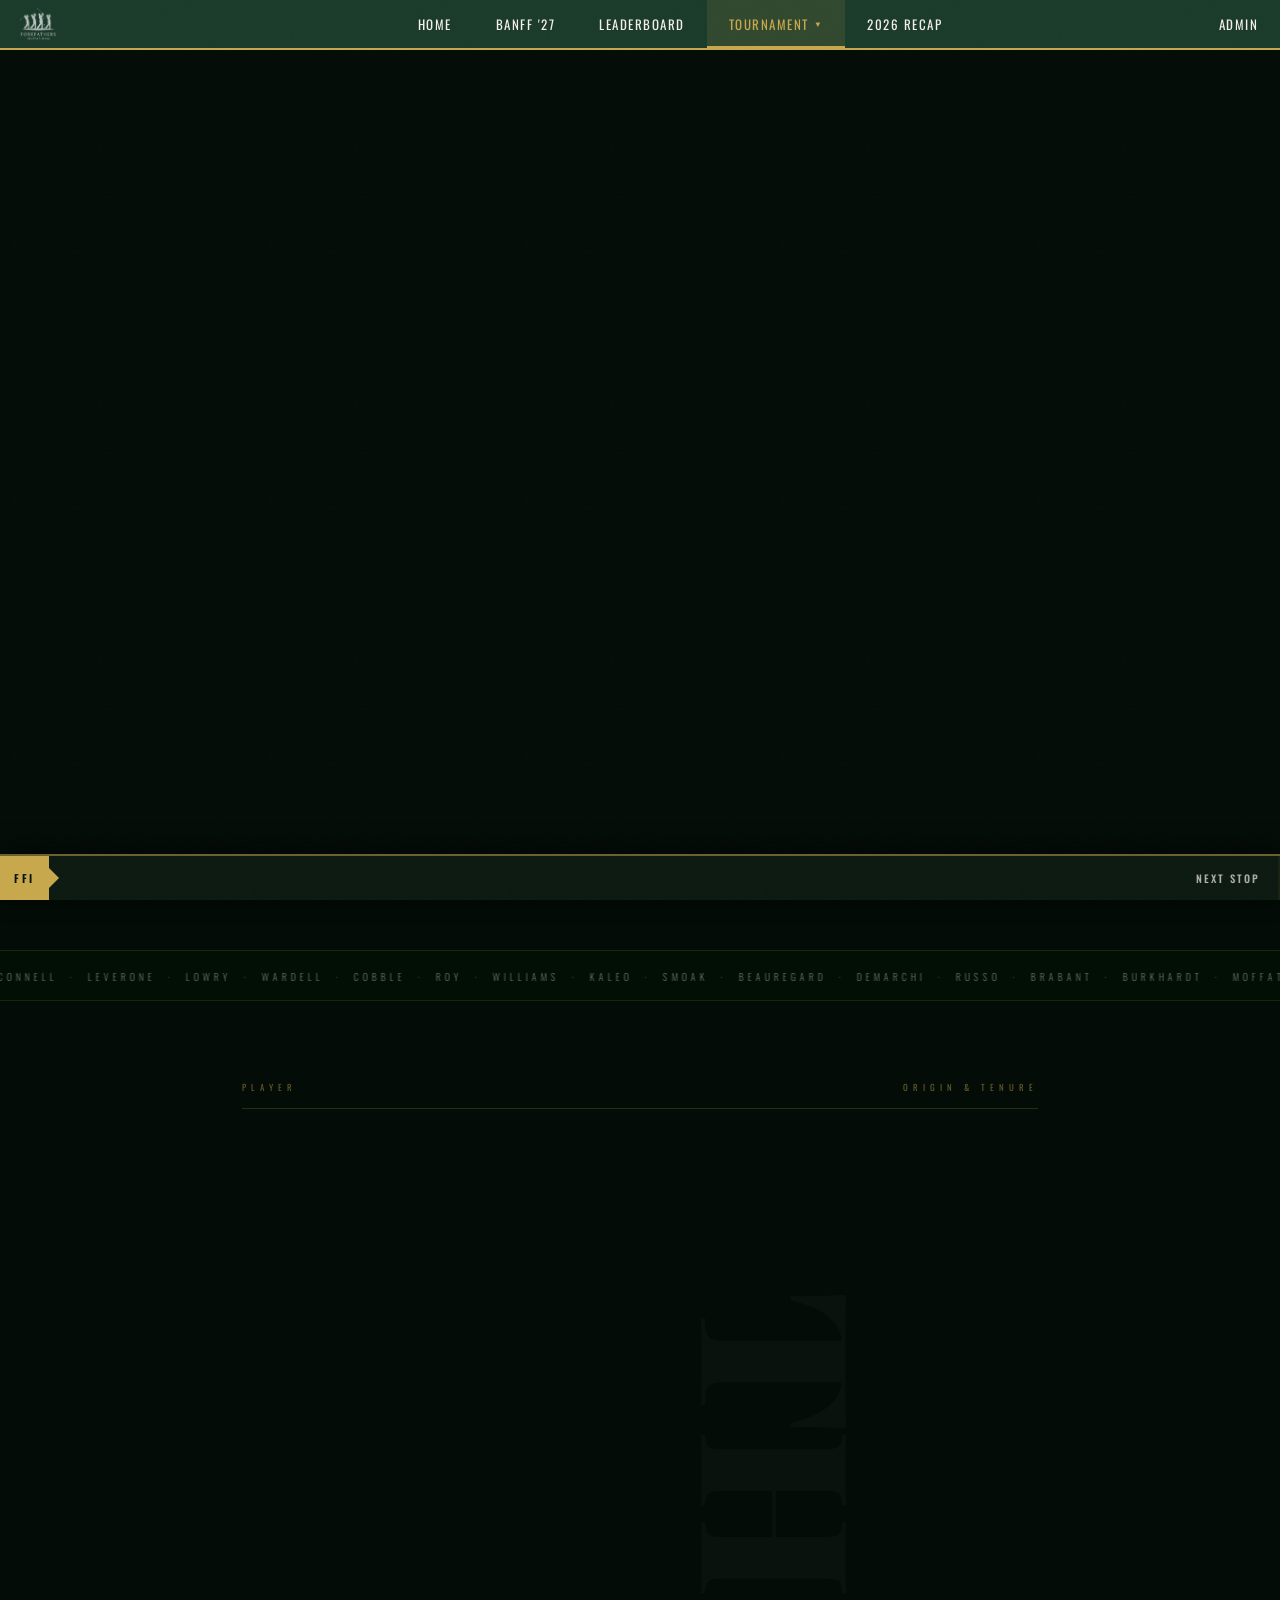
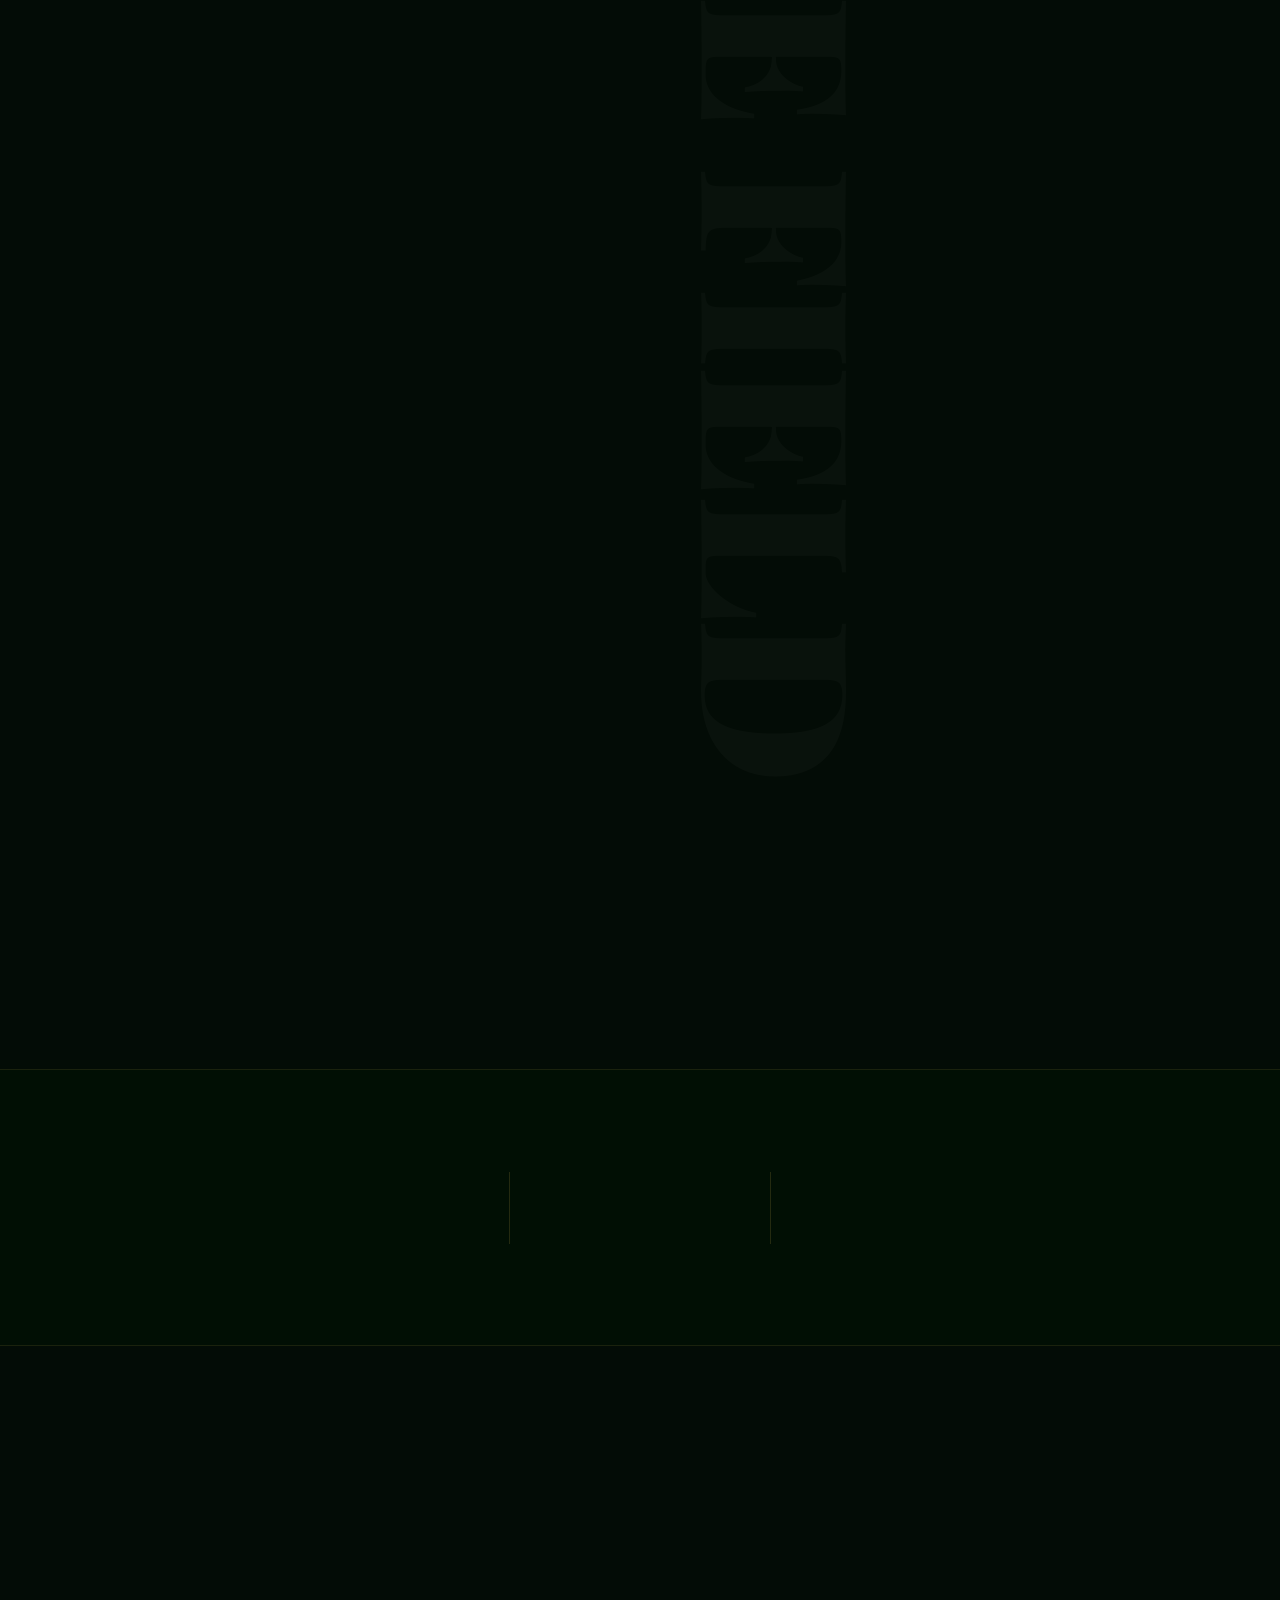
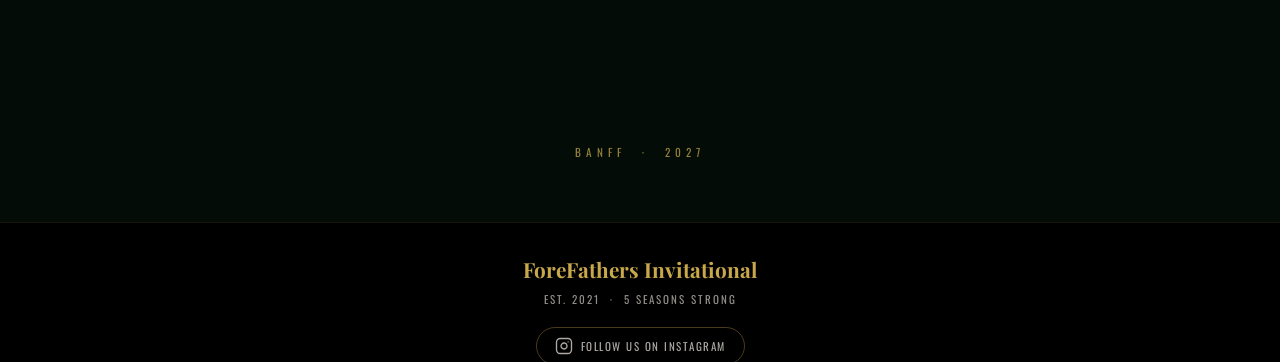
<file: roster.html>
<!DOCTYPE html>
<html lang="en">
<head>
<meta charset="UTF-8">
<meta http-equiv="refresh" content="0; url=alumni.html">
<link rel="canonical" href="https://forefathersinvitational.com/alumni.html">
<title>Redirecting — ForeFathers Invitational</title>
</head>
<body>
<p><a href="alumni.html">Redirecting to Alumni…</a></p>
</body>
</html>
</file>
<file: styles.css>
:root {
    --green-dark: #1a3a2a;
    --green-mid: #2a5c3f;
    --green-light: #3a7a54;
    --gold: #c9a84c;
    --gold-light: #e5c97a;
    --cream: #f5f0e8;
    --white: #ffffff;
    --text-dark: #1a1a1a;
  }

  html { scroll-padding-top: 64px; }

  /* ── CUSTOM SCROLLBAR ── */
  ::-webkit-scrollbar { width: 8px; height: 8px; }
  ::-webkit-scrollbar-track { background: var(--green-dark); }
  ::-webkit-scrollbar-thumb { background: var(--gold); border-radius: 4px; }
  ::-webkit-scrollbar-thumb:hover { background: var(--gold-light); }
  * { scrollbar-width: thin; scrollbar-color: var(--gold) var(--green-dark); }

  /* ── TEXT SELECTION ── */
  ::selection    { background: var(--gold); color: var(--green-dark); }
  ::-moz-selection { background: var(--gold); color: var(--green-dark); }

  * { margin: 0; padding: 0; box-sizing: border-box; }

  body {
    font-family: 'EB Garamond', Georgia, serif;
    background: var(--cream);
    color: var(--text-dark);
  }

  /* ── NAV ── */
  nav {
    background: var(--green-dark);
    position: sticky;
    top: 0;
    z-index: 100;
    border-bottom: 2px solid var(--gold);
  }
  .nav-logo {
    position: absolute;
    left: 20px;
    top: 50%;
    transform: translateY(-50%);
    display: flex;
    align-items: center;
    text-decoration: none;
    opacity: 0.7;
    transition: opacity 0.2s;
    z-index: 101;
  }
  .nav-logo:hover { opacity: 1; }
  .nav-logo img {
    height: 32px;
    width: auto;
    filter: brightness(0) invert(1);
  }
  nav ul {
    display: flex;
    justify-content: center;
    list-style: none;
    gap: 0;
    padding-left: 80px;
  }
  nav ul li a {
    display: block;
    padding: 14px 22px;
    color: var(--cream);
    text-decoration: none;
    font-family: 'Oswald', sans-serif;
    font-size: 13px;
    letter-spacing: 1.5px;
    text-transform: uppercase;
    transition: color 0.2s, background 0.2s;
    position: relative;
  }
  nav ul li a::after {
    content: '';
    position: absolute;
    bottom: 0; left: 0; right: 0;
    height: 2px;
    background: var(--gold);
    transform: scaleX(0);
    transform-origin: left;
    transition: transform 0.22s ease;
  }
  nav ul li a:hover { color: var(--gold); background: rgba(201,168,76,0.08); }
  nav ul li a:hover::after { transform: scaleX(1); }
  nav ul li a.nav-active { color: var(--gold); background: rgba(201,168,76,0.12); }
  nav ul li a.nav-active::after { transform: scaleX(1); }

  /* ── DROPDOWN ── */
  .nav-dropdown { position: relative; }
  .nav-dropdown-toggle { display: flex !important; align-items: center; gap: 5px; cursor: pointer; }
  .nav-chevron {
    font-size: 0.6em;
    display: inline-block;
    transition: transform 0.2s;
    line-height: 1;
  }
  .nav-dropdown.open .nav-chevron { transform: rotate(180deg); }
  .nav-dropdown-menu {
    display: none;
    position: absolute;
    top: 100%;
    left: 50%;
    transform: translateX(-50%);
    background: var(--green-dark);
    border: 1px solid rgba(201,168,76,0.2);
    border-top: 2px solid var(--gold);
    min-width: 148px;
    z-index: 300;
    list-style: none;
    padding: 0; margin: 0;
    box-shadow: 0 8px 28px rgba(0,0,0,0.45);
  }
  .nav-dropdown:hover .nav-dropdown-menu,
  .nav-dropdown.open .nav-dropdown-menu { display: block; }
  .nav-dropdown-menu li a {
    display: block;
    padding: 10px 18px;
    color: var(--cream);
    text-decoration: none;
    font-family: 'Oswald', sans-serif;
    font-size: 12px;
    letter-spacing: 1.5px;
    text-transform: uppercase;
    transition: color 0.2s, background 0.2s;
    border-bottom: 1px solid rgba(201,168,76,0.08);
    white-space: nowrap;
  }
  .nav-dropdown-menu li:last-child a { border-bottom: none; }
  .nav-dropdown-menu li a:hover,
  .nav-dropdown-menu li a.nav-active { color: var(--gold); background: rgba(201,168,76,0.08); }
  /* Mobile: dropdown stacks inline inside hamburger */
  @media (max-width: 768px) {
    .nav-dropdown { position: static; }
    .nav-dropdown-menu {
      position: static;
      transform: none;
      border: none;
      border-left: 2px solid rgba(201,168,76,0.35);
      border-top: none;
      box-shadow: none;
      margin: 0 0 0 20px;
      background: rgba(0,0,0,0.15);
    }
    .nav-dropdown-menu li a { padding: 9px 16px; font-size: 11px; }
  }

  /* ── HERO ── */
  .hero {
    background: var(--green-dark);
    color: var(--cream);
    text-align: center;
    padding: 30px 20px 40px;
    position: relative;
    overflow: hidden;
  }
  .hero::before {
    content: '';
    position: absolute;
    inset: 0;
    background: radial-gradient(ellipse at center top, rgba(201,168,76,0.12) 0%, transparent 70%);
  }
  .hero-badge {
    font-family: 'Oswald', sans-serif;
    font-size: 11px;
    letter-spacing: 4px;
    text-transform: uppercase;
    color: var(--gold);
    margin-bottom: 6px;
    text-align: center;
  }
  .hero h1 {
    font-family: 'Playfair Display', serif;
    font-size: clamp(3rem, 8vw, 6rem);
    font-weight: 900;
    line-height: 1;
    letter-spacing: -1px;
    color: var(--white);
    text-shadow: 0 2px 20px rgba(0,0,0,0.4);
    margin-bottom: 6px;
  }
  .hero h1 span { color: var(--gold); }
  .hero-subtitle {
    font-family: 'Playfair Display', serif;
    font-style: italic;
    font-size: clamp(1.1rem, 3vw, 1.6rem);
    color: var(--gold-light);
    margin-bottom: 24px;
  }
  .hero-divider {
    width: 80px;
    height: 2px;
    background: var(--gold);
    margin: 6px auto 10px;
  }
  .hero-meta {
    font-family: 'Oswald', sans-serif;
    font-size: 14px;
    letter-spacing: 2px;
    text-transform: uppercase;
    color: rgba(245,240,232,0.75);
    line-height: 1.8;
    margin-bottom: 28px;
  }

  /* ── LOGO ── */
  .hero-logo {
    width: 560px;
    max-width: 96vw;
    margin: 0 auto 2px;
    display: block;
    filter: brightness(0) invert(1);
    opacity: 0.93;
  }
  .hero-tagline {
    font-family: 'EB Garamond', serif;
    font-style: italic;
    font-size: clamp(1rem, 2vw, 1.25rem);
    color: rgba(245,240,232,0.45);
    text-align: center;
    letter-spacing: 0.5px;
    margin: 10px auto 0;
  }

  /* ── HERO CHAMPION PHOTO BG ── */
  .hero-champ-photo-bg {
    position: absolute;
    top: 0; right: 0;
    width: 55%;
    height: 100%;
    background-size: 100% auto;
    background-position: left 30%;
    background-repeat: no-repeat;
    opacity: 0.28;
    pointer-events: none;
    z-index: 0;
    mask-image: linear-gradient(to left, black 0%, black 40%, transparent 100%);
    -webkit-mask-image: linear-gradient(to left, black 0%, black 40%, transparent 100%);
  }

  /* ── HERO GROUP PHOTO BG (left bleed) ── */
  .hero-group-photo-bg {
    position: absolute;
    top: 0; left: 0;
    width: 65%;
    height: 100%;
    background-size: 100% auto;
    background-position: left 30%;
    background-repeat: no-repeat;
    opacity: 0.28;
    pointer-events: none;
    z-index: 0;
    mask-image: linear-gradient(to right, black 0%, black 60%, transparent 100%);
    -webkit-mask-image: linear-gradient(to right, black 0%, black 60%, transparent 100%);
  }

  /* ── HERO CHAMPION BLOCK ── */
  .hero-champion-block {
    display: flex;
    flex-direction: column;
    align-items: center;
    gap: 6px;
    margin-top: 8px;
    padding: 28px 36px;
    background: rgba(0,0,0,0.3);
    border: 1px solid rgba(201,168,76,0.35);
    border-radius: 2px;
    position: relative;
    z-index: 1;
  }
  .hero-champ-eyebrow {
    font-family: 'Oswald', sans-serif;
    font-size: 0.68rem;
    letter-spacing: 4px;
    text-transform: uppercase;
    color: var(--gold);
    opacity: 0.9;
  }
  .hero-champ-name {
    font-family: 'Playfair Display', serif;
    font-size: clamp(2rem, 5vw, 3rem);
    color: var(--cream);
    font-weight: 700;
    line-height: 1.1;
  }
  .hero-champ-score {
    font-family: 'EB Garamond', serif;
    font-size: 1rem;
    color: rgba(245,240,232,0.6);
    font-style: italic;
    margin-top: 2px;
  }
  .hero-champ-cta {
    margin-top: 14px;
    font-family: 'Oswald', sans-serif;
    font-size: 0.7rem;
    letter-spacing: 3px;
    text-transform: uppercase;
    color: var(--green-dark);
    background: var(--gold);
    padding: 8px 22px;
    text-decoration: none;
    border-radius: 1px;
    transition: opacity 0.2s;
  }
  .hero-champ-cta:hover { opacity: 0.85; }
  .hero-next-year {
    font-family: 'Oswald', sans-serif;
    font-size: 0.65rem;
    letter-spacing: 4px;
    text-transform: uppercase;
    color: rgba(245,240,232,0.3);
    margin-top: 20px;
  }

  /* ── COUNTDOWN ── */
  .countdown {
    display: inline-flex;
    gap: 24px;
    background: rgba(0,0,0,0.25);
    border: 1px solid rgba(201,168,76,0.4);
    padding: 20px 36px;
    margin-top: 4px;
  }
  .countdown-unit {
    text-align: center;
    min-width: 54px;
  }
  .countdown-num {
    font-family: 'Oswald', sans-serif;
    font-size: 2.4rem;
    font-weight: 500;
    color: var(--gold);
    line-height: 1;
    display: block;
  }
  .countdown-label {
    font-family: 'Oswald', sans-serif;
    font-size: 10px;
    letter-spacing: 2px;
    text-transform: uppercase;
    color: rgba(245,240,232,0.5);
    margin-top: 4px;
    display: block;
  }
  .countdown-sep {
    font-family: 'Oswald', sans-serif;
    font-size: 2rem;
    color: rgba(201,168,76,0.4);
    align-self: flex-start;
    padding-top: 4px;
    line-height: 1;
  }

  /* ── SECTIONS ── */
  section {
    padding: 70px 20px;
  }
  section:nth-child(even) { background: #eee8da; }
  .container { max-width: 960px; margin: 0 auto; }

  .section-header {
    text-align: center;
    margin-bottom: 50px;
  }
  .section-eyebrow {
    font-family: 'Oswald', sans-serif;
    font-size: 11px;
    letter-spacing: 4px;
    text-transform: uppercase;
    color: var(--green-mid);
    margin-bottom: 10px;
  }
  .section-title {
    font-family: 'Playfair Display', serif;
    font-size: clamp(2rem, 5vw, 2.8rem);
    font-weight: 700;
    color: var(--green-dark);
    line-height: 1.1;
    margin-bottom: 14px;
  }
  .section-rule {
    width: 60px;
    height: 2px;
    background: var(--gold);
    margin: 0 auto;
  }

  /* ── SCHEDULE ── */
  .schedule-tbd {
    text-align: center;
    padding: 60px 20px;
    border: 1px solid rgba(201,168,76,0.15);
    border-radius: 4px;
  }
  .schedule-tbd-icon {
    font-size: 40px;
    margin-bottom: 16px;
  }
  .schedule-tbd-text {
    font-family: 'Oswald', sans-serif;
    font-size: 18px;
    letter-spacing: 2px;
    text-transform: uppercase;
    color: #c9a84c;
    margin-bottom: 10px;
  }
  .schedule-tbd-sub {
    font-family: 'EB Garamond', serif;
    font-style: italic;
    font-size: 16px;
    color: rgba(245,240,232,0.5);
  }
  .schedule-day {
    margin-bottom: 40px;
  }
  .schedule-day-header {
    display: flex;
    align-items: center;
    gap: 16px;
    margin-bottom: 16px;
  }
  .day-badge {
    background: var(--green-dark);
    color: var(--gold);
    font-family: 'Oswald', sans-serif;
    font-size: 11px;
    letter-spacing: 2px;
    text-transform: uppercase;
    padding: 6px 14px;
    white-space: nowrap;
  }
  .day-title {
    font-family: 'Playfair Display', serif;
    font-size: 1.4rem;
    font-weight: 700;
    color: var(--green-dark);
  }
  .schedule-events {
    border-left: 2px solid var(--gold);
    padding-left: 24px;
    margin-left: 8px;
  }
  .schedule-event {
    display: flex;
    gap: 20px;
    margin-bottom: 18px;
    align-items: flex-start;
  }
  .event-time {
    font-family: 'Oswald', sans-serif;
    font-size: 13px;
    letter-spacing: 1px;
    color: var(--green-mid);
    min-width: 130px;
    padding-top: 2px;
  }
  .event-body {}

  /* ── CHAMPIONS MENU DROPDOWN ── */
  .menu-toggle {
    display: inline-flex;
    align-items: center;
    gap: 6px;
    margin-top: 8px;
    background: none;
    border: 1px solid rgba(201,168,76,0.5);
    color: var(--gold);
    font-family: 'Oswald', sans-serif;
    font-size: 11px;
    letter-spacing: 1.5px;
    text-transform: uppercase;
    padding: 5px 12px;
    border-radius: 2px;
    cursor: pointer;
    transition: background 0.2s, color 0.2s;
  }
  .menu-toggle:hover { background: rgba(201,168,76,0.1); }
  .menu-toggle-arrow { transition: transform 0.3s ease; display: inline-block; }
  .menu-toggle[aria-expanded="true"] .menu-toggle-arrow { transform: rotate(180deg); }

  .champions-menu {
    margin-top: 14px;
    background: #f7f4ef;
    border: 1px solid rgba(201,168,76,0.3);
    border-radius: 4px;
    padding: 20px 24px;
    max-width: 480px;
    overflow: hidden;
    animation: menuReveal 0.3s ease;
  }
  @keyframes menuReveal {
    from { opacity: 0; transform: translateY(-6px); }
    to   { opacity: 1; transform: translateY(0); }
  }
  .cm-header { text-align: center; margin-bottom: 14px; }
  .cm-title { font-family: 'Playfair Display', serif; font-size: 1.05rem; color: #1a5c2e; font-weight: 700; }
  .cm-sub { font-family: 'EB Garamond', serif; font-size: 0.78rem; color: #666; margin-top: 2px; }
  .cm-section { margin-bottom: 12px; text-align: center; }
  .cm-section-title { font-family: 'Playfair Display', serif; font-style: italic; font-size: 0.85rem; color: #1a5c2e; font-weight: 700; margin-bottom: 6px; }
  .cm-two-col { display: flex; justify-content: space-around; gap: 10px; margin-bottom: 6px; }
  .cm-item { }
  .cm-item.cm-centered { text-align: center; }
  .cm-item-name { font-family: 'EB Garamond', serif; font-size: 0.9rem; font-weight: 600; color: #1a1a1a; }
  .cm-item-desc { font-family: 'EB Garamond', serif; font-style: italic; font-size: 0.78rem; color: #666; }
  .cm-wine { text-align: center; font-family: 'EB Garamond', serif; font-style: italic; font-size: 0.78rem; color: #666; border-top: 1px solid rgba(0,0,0,0.1); padding-top: 10px; margin-top: 4px; }
  .cm-honor { text-align: center; font-family: 'Playfair Display', serif; font-style: italic; font-size: 0.85rem; color: #1a5c2e; margin-top: 10px; }
  .event-name {
    font-family: 'Playfair Display', serif;
    font-size: 1.1rem;
    font-weight: 700;
    color: var(--green-dark);
    margin-bottom: 2px;
  }
  .event-note {
    font-size: 0.95rem;
    color: #555;
    font-style: italic;
  }
  .event-dot {
    width: 10px;
    height: 10px;
    background: var(--gold);
    border-radius: 50%;
    margin-left: -30px;
    margin-right: 20px;
    margin-top: 5px;
    flex-shrink: 0;
  }

  /* ── COURSES ── */
  .courses-grid {
    display: grid;
    grid-template-columns: repeat(2, 1fr);
    gap: 24px;
  }
  .course-img-wrap {
    width: calc(100% + 0px);
    height: 200px;
    overflow: hidden;
    margin-bottom: 20px;
  }
  .course-img {
    width: 100%;
    height: 100%;
    object-fit: cover;
    display: block;
    transition: transform 0.4s ease;
  }
  .course-card:hover .course-img {
    transform: scale(1.04);
  }

  .course-card {
    background: var(--green-dark);
    color: var(--cream);
    padding: 32px 28px;
    position: relative;
    overflow: hidden;
  }
  .course-card::after {
    content: '';
    position: absolute;
    right: 16px;
    bottom: 12px;
    width: 48px;
    height: 48px;
    opacity: 0.07;
    background-image: url("data:image/svg+xml,%3Csvg xmlns='http://www.w3.org/2000/svg' viewBox='0 0 24 24' fill='none' stroke='%23c9a84c' stroke-width='1.5' stroke-linecap='round' stroke-linejoin='round'%3E%3Cpath d='M6 2h12v9a6 6 0 01-12 0V2z'/%3E%3Cpath d='M6 6H2c0 4 1.5 6.5 4.5 7.5M18 6h4c0 4-1.5 6.5-4.5 7.5'/%3E%3Cline x1='12' y1='17' x2='12' y2='22'/%3E%3Cpath d='M9 22h6'/%3E%3C/svg%3E");
    background-size: contain;
    background-repeat: no-repeat;
  }
  .course-number {
    font-family: 'Oswald', sans-serif;
    font-size: 11px;
    letter-spacing: 3px;
    text-transform: uppercase;
    color: var(--gold);
    margin-bottom: 10px;
  }
  .course-name {
    font-family: 'Playfair Display', serif;
    font-size: 1.4rem;
    font-weight: 700;
    color: var(--white);
    margin-bottom: 8px;
    line-height: 1.2;
  }
  .course-location {
    font-size: 0.9rem;
    color: rgba(245,240,232,0.65);
    margin-bottom: 16px;
  }
  .course-details {
    border-top: 1px solid rgba(201,168,76,0.3);
    padding-top: 16px;
  }
  .course-detail-row {
    display: flex;
    justify-content: space-between;
    font-size: 0.88rem;
    margin-bottom: 6px;
    color: rgba(245,240,232,0.8);
  }
  .course-detail-row span:last-child {
    color: var(--gold-light);
    font-family: 'Oswald', sans-serif;
    font-size: 0.85rem;
    letter-spacing: 0.5px;
  }
  .course-link {
    display: inline-block;
    margin-top: 14px;
    font-family: 'Oswald', sans-serif;
    font-size: 11px;
    letter-spacing: 1.5px;
    text-transform: uppercase;
    color: var(--gold);
    text-decoration: none;
    border-bottom: 1px solid rgba(201,168,76,0.4);
    padding-bottom: 2px;
    transition: color 0.2s, border-color 0.2s;
  }
  .course-link:hover {
    color: var(--gold-light);
    border-color: var(--gold-light);
  }

  /* ── ROSTER ── */
  .roster-grid {
    display: grid;
    grid-template-columns: repeat(auto-fill, minmax(200px, 1fr));
    gap: 20px;
  }
  .player-card {
    background: var(--cream);
    border-top: 3px solid var(--gold);
    padding: 24px 20px;
    text-align: center;
    box-shadow: 0 1px 2px rgba(0,0,0,0.08), 0 8px 24px rgba(0,0,0,0.12);
    transition: transform 0.2s, box-shadow 0.2s;
  }
  .player-card:hover {
    transform: translateY(-3px);
    box-shadow: 0 2px 4px rgba(0,0,0,0.08), 0 14px 32px rgba(0,0,0,0.18);
  }
  .player-avatar {
    width: 72px;
    height: 72px;
    border-radius: 50%;
    background: var(--green-mid);
    margin: 0 auto 14px;
    display: flex;
    align-items: center;
    justify-content: center;
    font-family: 'Playfair Display', serif;
    font-size: 1.6rem;
    font-weight: 700;
    color: var(--gold);
    border: 3px solid var(--gold);
  }
  .player-name {
    font-family: 'Playfair Display', serif;
    font-size: 1.05rem;
    font-weight: 700;
    color: var(--green-dark);
    margin-bottom: 4px;
  }
  .player-nickname {
    font-style: italic;
    font-size: 0.85rem;
    color: #777;
    margin-bottom: 10px;
  }
  .player-hcp {
    display: inline-block;
    background: var(--green-dark);
    color: var(--gold);
    font-family: 'Oswald', sans-serif;
    font-size: 11px;
    letter-spacing: 1px;
    padding: 3px 10px;
    text-transform: uppercase;
  }
  .player-state {
    font-family: 'Oswald', sans-serif;
    font-size: 11px;
    letter-spacing: 1.5px;
    color: #aaa;
    text-transform: uppercase;
    margin-bottom: 8px;
  }

  /* ── LEADERBOARD ── */
  .leaderboard-wrapper {
    border: 2px solid var(--green-dark);
    box-shadow: 0 2px 6px rgba(0,0,0,0.1), 0 12px 32px rgba(0,0,0,0.15);
    overflow-x: auto;
    -webkit-overflow-scrolling: touch;
  }
  .leaderboard-table {
    width: 100%;
    border-collapse: collapse;
    font-size: 0.95rem;
    background: #fff;
  }

  /* Headers scroll with table (tournament complete — sticky not needed) */

  /* Top banner above headers */
  .leaderboard-table thead tr.lb-banner th {
    background: var(--green-dark);
    color: var(--gold);
    font-family: 'Playfair Display', serif;
    font-size: 1rem;
    letter-spacing: 3px;
    text-transform: uppercase;
    text-align: center;
    padding: 10px 16px;
    border-bottom: 1px solid rgba(201,168,76,0.3);
  }
  /* Column headers */
  .leaderboard-table thead tr.lb-cols th {
    background: var(--green-dark);
    color: rgba(245,240,232,0.7);
    font-family: 'Oswald', sans-serif;
    font-size: 10px;
    letter-spacing: 2px;
    text-transform: uppercase;
    padding: 8px 16px 10px;
    text-align: center;
    font-weight: 400;
    border-right: 1px solid rgba(255,255,255,0.07);
  }
  .leaderboard-table thead tr.lb-cols th:nth-child(2) { text-align: left; }

  /* Body rows */
  .leaderboard-table tbody tr {
    border-bottom: 1px solid #e4ddd0;
    transition: background 0.15s;
  }
  .leaderboard-table tbody tr:nth-child(even) { background: #faf8f4; }
  .leaderboard-table tbody tr:nth-child(odd)  { background: #fff; }
  .leaderboard-table tbody tr:hover { background: #f2ede3; }

  /* Leader row — gold left bar */
  .leaderboard-table tbody tr.lb-leader {
    background: #fffdf4;
    border-left: 4px solid var(--gold);
  }
  .leaderboard-table tbody tr.lb-leader:hover { background: #fff8e1; }

  .leaderboard-table td {
    padding: 13px 16px;
    color: var(--text-dark);
    text-align: center;
    border-right: 1px solid #ede7db;
  }
  .leaderboard-table td:nth-child(2) { text-align: left; }
  .leaderboard-table td:last-child { border-right: none; }

  /* Position */
  .pos-num {
    font-family: 'Oswald', sans-serif;
    font-size: 0.95rem;
    color: #666;
    font-weight: 400;
    min-width: 28px;
    display: inline-block;
  }
  .pos-num.gold {
    color: var(--gold);
    font-weight: 600;
    font-size: 1rem;
  }

  /* Player name */
  .player-name-cell {
    font-family: 'Oswald', sans-serif;
    font-weight: 500;
    font-size: 1rem;
    letter-spacing: 0.5px;
    color: var(--green-dark);
    text-transform: uppercase;
  }

  /* Score cells */
  .score-cell {
    font-family: 'Oswald', sans-serif;
    font-size: 0.95rem;
    letter-spacing: 0.5px;
  }
  .score-dash { color: #ccc; font-size: 1rem; }

  /* Per-round gross/net stacked */
  .round-gross {
    display: block;
    font-family: 'Oswald', sans-serif;
    font-size: 1rem;
    font-weight: 500;
    color: #1a1a1a;
    line-height: 1.3;
  }
  .round-net {
    display: block;
    font-family: 'Oswald', sans-serif;
    font-size: 0.7rem;
    color: var(--green-mid);
    letter-spacing: 0.5px;
    line-height: 1.3;
    opacity: 0.85;
  }

  /* Net vs par — the hero number */
  .net-score {
    font-family: 'Oswald', sans-serif;
    font-size: 1.35rem;
    font-weight: 600;
    letter-spacing: 0.5px;
    display: inline-block;
    min-width: 44px;
  }
  .net-score.over  { color: #1a1a1a; }
  .net-score.under { color: #c0392b; }
  .net-score.even  { color: #1a1a1a; }

  /* Gross vs par — secondary */
  .gross-score {
    font-family: 'Oswald', sans-serif;
    font-size: 0.9rem;
    color: #888;
    letter-spacing: 0.5px;
  }

  /* vs-par helpers used in fmtVsPar */
  .vs-par { font-family: 'Oswald', sans-serif; font-weight: 500; letter-spacing: 0.5px; }
  .vs-par.over  { color: #1a1a1a; }
  .vs-par.under { color: #c0392b; }
  .vs-par.even  { color: #1a1a1a; }

  .score-under { color: #c0392b; font-weight: 500; }
  .score-even  { color: var(--text-dark); }
  .score-over  { color: #555; }

  .leaderboard-note {
    text-align: center;
    font-style: italic;
    color: #888;
    margin-top: 16px;
    font-size: 0.9rem;
  }

  .gallery-submit-btn {
    display: inline-block;
    background: var(--green-dark);
    color: var(--gold);
    font-family: 'Oswald', sans-serif;
    font-size: 13px;
    letter-spacing: 2px;
    text-transform: uppercase;
    text-decoration: none;
    padding: 14px 32px;
    border: 1px solid var(--gold);
    transition: background 0.2s, color 0.2s;
  }
  .gallery-submit-btn:hover {
    background: var(--gold);
    color: var(--green-dark);
  }

  /* ── WEATHER ── */
  .wx-card {
    background: rgba(255,255,255,0.05);
    border: 1px solid rgba(201,168,76,0.2);
    padding: 16px 20px;
    text-align: center;
    min-width: 130px;
    flex: 1;
    max-width: 160px;
  }
  .wx-label {
    font-family: 'Oswald', sans-serif;
    font-size: 11px;
    letter-spacing: 2px;
    text-transform: uppercase;
    color: var(--gold);
    margin-bottom: 2px;
  }
  .wx-note {
    font-family: 'EB Garamond', serif;
    font-size: 11px;
    color: rgba(245,240,232,0.4);
    font-style: italic;
    margin-bottom: 10px;
  }
  .wx-icon { font-size: 1.8rem; margin-bottom: 6px; }
  .wx-temp {
    font-family: 'Oswald', sans-serif;
    font-size: 1.2rem;
    color: var(--cream);
    letter-spacing: 1px;
  }
  .wx-lo { font-size: 0.9rem; color: rgba(245,240,232,0.5); }
  .wx-cond {
    font-family: 'EB Garamond', serif;
    font-size: 0.85rem;
    color: rgba(245,240,232,0.7);
    font-style: italic;
    margin-top: 4px;
  }
  .wx-pop {
    font-family: 'Oswald', sans-serif;
    font-size: 10px;
    letter-spacing: 1px;
    color: rgba(245,240,232,0.4);
    margin-top: 6px;
  }

  /* ── TEE TIMES ── */
  .teetimes-round-tabs { display: flex; gap: 8px; flex-wrap: wrap; margin-bottom: 24px; }
  .tt-tab {
    background: transparent; border: 1px solid rgba(26,58,42,0.3);
    color: var(--green-mid); padding: 8px 18px;
    font-family: 'Oswald', sans-serif; font-size: 11px; letter-spacing: 2px;
    text-transform: uppercase; cursor: pointer; transition: all 0.2s;
  }
  .tt-tab.active { background: var(--green-dark); color: var(--gold); border-color: var(--green-dark); }
  .tt-tab:hover:not(.active) { background: rgba(26,58,42,0.08); }
  .tt-date {
    text-align: center; font-family: 'EB Garamond', serif; font-style: italic;
    color: #777; margin-bottom: 6px; font-size: 1rem;
  }
  .tt-tees {
    text-align: center; font-family: 'EB Garamond', serif;
    color: var(--gold); font-size: 0.88rem; letter-spacing: 0.5px;
    margin-bottom: 20px;
  }
  .tt-groups {
    display: grid; grid-template-columns: repeat(auto-fit, minmax(220px, 1fr)); gap: 16px;
  }
  .tt-group {
    border: 1px solid #e0d8c8; background: #faf8f4;
  }
  .tt-group-header {
    background: var(--green-dark); color: var(--gold);
    font-family: 'Oswald', sans-serif; font-size: 11px; letter-spacing: 2px;
    text-transform: uppercase; padding: 10px 16px;
  }
  .tt-player {
    padding: 9px 16px; border-bottom: 1px solid #ede7db;
    font-family: 'Oswald', sans-serif; font-size: 0.95rem;
    color: var(--green-dark); letter-spacing: 0.3px;
  }
  .tt-player:last-child { border-bottom: none; }

  /* ── PAST CHAMPIONS ── */
  .champions-list {
    max-width: 600px;
    margin: 0 auto;
  }
  .champion-row {
    display: flex;
    align-items: center;
    gap: 20px;
    padding: 16px 20px;
    border-bottom: 1px solid #ddd5c5;
    transition: background 0.15s;
  }
  .champion-row:hover { background: rgba(201,168,76,0.06); }
  .champion-year {
    font-family: 'Oswald', sans-serif;
    font-size: 1rem;
    font-weight: 500;
    color: var(--green-mid);
    min-width: 56px;
    letter-spacing: 1px;
  }
  .champion-trophy {
    font-size: 1.4rem;
    flex-shrink: 0;
  }
  .champion-info { flex: 1; }
  .champion-name {
    font-family: 'Playfair Display', serif;
    font-size: 1.05rem;
    font-weight: 700;
    color: var(--green-dark);
  }
  .champion-score {
    font-size: 0.85rem;
    color: #777;
    font-style: italic;
  }
  .steins-wrap {
    margin-top: 40px;
    text-align: center;
  }
  .steins-img {
    width: 100%;
    max-width: 480px;
    height: auto;
    display: inline-block;
    border: 3px solid var(--gold);
    box-shadow: 0 2px 8px rgba(0,0,0,0.1), 0 16px 48px rgba(0,0,0,0.22);
  }
  .steins-caption {
    font-family: 'EB Garamond', serif;
    font-style: italic;
    color: #888;
    font-size: 0.9rem;
    margin-top: 12px;
  }

  .champions-placeholder {
    text-align: center;
    padding: 40px;
    border: 2px dashed #ccc4b0;
    color: #999;
    font-style: italic;
  }

  /* ── RECAP HERO ── */
  .recap-hero {
    position: relative;
    height: 100svh;
    min-height: 560px;
    display: flex;
    align-items: center;
    justify-content: center;
    text-align: center;
    background:
      radial-gradient(ellipse 140% 110% at 50% 50%, transparent 30%, rgba(0,0,0,0.60) 100%),
      radial-gradient(ellipse 100% 60% at 50% 100%, rgba(3,8,4,0.92) 0%, transparent 60%),
      radial-gradient(ellipse 80% 50% at 50% 0%, rgba(3,8,4,0.55) 0%, transparent 55%),
      url('images/myrtle.jpg');
    background-size: cover;
    background-position: center 40%;
    overflow: hidden;
  }
  /* Film grain overlay */
  .recap-hero::after {
    content: '';
    position: absolute;
    inset: 0;
    background-image: url("data:image/svg+xml,<svg xmlns='http://www.w3.org/2000/svg' width='200' height='200'><filter id='n'><feTurbulence type='fractalNoise' baseFrequency='0.85' numOctaves='4' stitchTiles='stitch'/></filter><rect width='200' height='200' filter='url(%23n)' opacity='0.05'/></svg>");
    pointer-events: none;
    z-index: 1;
  }
  .recap-hero-content { position: relative; z-index: 2; }
  .recap-hero-content {
    display: flex;
    flex-direction: column;
    align-items: center;
    padding: 0 24px;
  }
  .recap-hero-eyebrow {
    font-family: 'Oswald', sans-serif;
    font-size: 0.65rem;
    letter-spacing: 6px;
    text-transform: uppercase;
    color: var(--gold);
    opacity: 0;
    animation: recapFadeUp 0.8s cubic-bezier(0.16, 1, 0.3, 1) 0.2s forwards;
    margin-bottom: 8px;
  }
  .recap-hero-year {
    font-family: 'Playfair Display', serif;
    font-size: clamp(9rem, 28vw, 18rem);
    font-weight: 900;
    line-height: 0.82;
    color: var(--cream);
    letter-spacing: -6px;
    opacity: 0;
    animation: recapFadeUp 1s cubic-bezier(0.16, 1, 0.3, 1) 0.35s forwards;
    text-shadow:
      0 0 60px rgba(201,168,76,0.18),
      0 0 140px rgba(201,168,76,0.08),
      0 4px 60px rgba(0,0,0,0.6);
    -webkit-text-stroke: 1px rgba(201,168,76,0.12);
  }
  .recap-hero-location {
    font-family: 'EB Garamond', serif;
    font-size: clamp(1rem, 3vw, 1.5rem);
    font-style: italic;
    color: rgba(245,240,232,0.5);
    margin-top: 10px;
    opacity: 0;
    animation: recapFadeUp 0.8s cubic-bezier(0.16, 1, 0.3, 1) 0.55s forwards;
  }
  .recap-hero-rule {
    width: 50px;
    height: 1px;
    background: rgba(201,168,76,0.5);
    margin: 28px auto;
    opacity: 0;
    animation: recapFadeUp 0.6s ease 0.72s forwards;
  }
  .recap-hero-champ-label {
    font-family: 'Oswald', sans-serif;
    font-size: 0.58rem;
    letter-spacing: 4px;
    text-transform: uppercase;
    color: var(--gold);
    opacity: 0;
    animation: recapFadeUp 0.8s cubic-bezier(0.16, 1, 0.3, 1) 0.85s forwards;
    margin-bottom: 6px;
  }
  .recap-hero-champ-name {
    font-family: 'Playfair Display', serif;
    font-size: clamp(2rem, 5vw, 3.4rem);
    font-weight: 700;
    color: var(--cream);
    opacity: 0;
    animation: recapFadeUp 0.9s cubic-bezier(0.16, 1, 0.3, 1) 1s forwards;
  }
  .recap-hero-scroll {
    position: absolute;
    bottom: 32px;
    left: 50%;
    transform: translateX(-50%);
    font-family: 'Oswald', sans-serif;
    font-size: 0.55rem;
    letter-spacing: 3px;
    text-transform: uppercase;
    color: rgba(245,240,232,0.3);
    opacity: 0;
    animation: recapFadeUp 0.8s ease 1.4s forwards, scrollBobRecap 2s ease-in-out 2.2s infinite;
    white-space: nowrap;
  }
  @keyframes recapFadeUp {
    from { opacity: 0; transform: translateY(12px); }
    to   { opacity: 1; transform: translateY(0); }
  }
  @keyframes scrollBobRecap {
    0%, 100% { transform: translateX(-50%) translateY(0); }
    50%       { transform: translateX(-50%) translateY(5px); }
  }

  /* ── ACE CALLOUT ── */
  /* ── 2026 EDITORIAL RECAP ── */
  #recap {
    background: #030c06;
  }
  /* Shared editorial label */
  .ed-label {
    font-family: 'Oswald', sans-serif;
    font-size: 0.55rem;
    letter-spacing: 6px;
    text-transform: uppercase;
    color: var(--gold);
    margin-bottom: 18px;
    display: block;
  }

  /* 1 · WIRE TO WIRE */
  .ed-wire {
    padding: 90px 0 80px;
    border-bottom: 1px solid rgba(201,168,76,0.1);
  }
  .ed-wire-inner {
    max-width: 900px;
    margin: 0 auto;
    padding: 0 32px;
    display: grid;
    grid-template-columns: 1fr 200px;
    gap: 0 56px;
    align-items: start;
  }
  .ed-wire-name {
    font-family: 'Playfair Display', serif;
    font-size: clamp(2.8rem, 7vw, 5rem);
    font-weight: 900;
    color: var(--cream);
    line-height: 0.93;
    letter-spacing: -2px;
    margin: 0 0 26px;
  }
  .ed-wire-para {
    font-family: 'EB Garamond', serif;
    font-size: 1.15rem;
    line-height: 1.85;
    color: rgba(245,240,232,0.72);
    margin-bottom: 36px;
  }
  /* Round progression */
  .ed-rounds {
    display: flex;
    border-top: 1px solid rgba(201,168,76,0.1);
    padding-top: 22px;
    margin-bottom: 14px;
  }
  .ed-round {
    flex: 1;
    padding-left: 14px;
    border-left: 1px solid rgba(201,168,76,0.1);
  }
  .ed-round:first-child {
    padding-left: 0;
    border-left: none;
  }
  .ed-round-course {
    font-family: 'Oswald', sans-serif;
    font-size: 0.5rem;
    letter-spacing: 1.5px;
    text-transform: uppercase;
    color: rgba(201,168,76,0.4);
    margin-bottom: 6px;
    line-height: 1.4;
  }
  .ed-round-score {
    font-family: 'Playfair Display', serif;
    font-size: 1.3rem;
    color: rgba(245,240,232,0.72);
    font-weight: 700;
  }
  .ed-round-gold { color: var(--gold); }
  .ed-wire-tag {
    font-family: 'EB Garamond', serif;
    font-style: italic;
    font-size: 0.85rem;
    color: rgba(201,168,76,0.38);
    letter-spacing: 0.3px;
  }
  /* Score aside */
  .ed-wire-right {
    text-align: right;
    padding-top: 28px;
  }
  .ed-wire-photo {
    width: 100%;
    aspect-ratio: 3/4;
    object-fit: cover;
    object-position: center top;
    display: block;
    margin-bottom: 16px;
    border-radius: 2px;
    filter: grayscale(15%);
  }
  .ed-wire-score {
    font-family: 'Playfair Display', serif;
    font-size: clamp(4.5rem, 10vw, 7rem);
    font-weight: 900;
    color: var(--gold);
    line-height: 0.85;
    letter-spacing: -3px;
    display: block;
  }
  .ed-wire-score-label {
    font-family: 'Oswald', sans-serif;
    font-size: 0.48rem;
    letter-spacing: 3px;
    text-transform: uppercase;
    color: rgba(201,168,76,0.32);
    margin: 8px 0 28px;
    display: block;
  }
  .ed-wire-margin {
    font-family: 'Playfair Display', serif;
    font-size: 1.5rem;
    font-weight: 900;
    color: rgba(245,240,232,0.18);
    line-height: 1.1;
    text-align: right;
  }

  /* 1 · CHAMPIONSHIP PORTRAIT */
  .ed-champ {
    position: relative;
    min-height: 95vh;
    display: flex;
    align-items: center;
    overflow: hidden;
    background: #030c06;
    border-bottom: 1px solid rgba(201,168,76,0.1);
  }
  .ed-champ-photo {
    position: absolute;
    top: 0;
    right: 0;
    width: 63%;
    height: 100%;
    object-fit: cover;
    object-position: center top;
    z-index: 0;
  }
  .ed-champ-overlay {
    position: absolute;
    inset: 0;
    background:
      linear-gradient(to right, #030c06 28%, rgba(3,12,6,0.88) 46%, rgba(3,12,6,0.42) 65%, rgba(3,12,6,0.1) 82%, transparent 100%),
      linear-gradient(to top, rgba(3,12,6,0.55) 0%, transparent 22%);
    z-index: 1;
  }
  .ed-champ-content {
    position: relative;
    z-index: 2;
    padding: 80px 4vw 80px 8vw;
    max-width: 500px;
    width: 52%;
  }
  .ed-champ-wire {
    font-family: 'Oswald', sans-serif;
    font-size: clamp(1.5rem, 3.5vw, 2.6rem);
    font-weight: 500;
    letter-spacing: 4px;
    text-transform: uppercase;
    color: var(--gold);
    line-height: 1;
    margin: 0 0 18px;
  }
  .ed-champ-name {
    font-family: 'Playfair Display', serif;
    font-size: clamp(2.8rem, 6.5vw, 5rem);
    font-weight: 900;
    color: #f0ebe0;
    line-height: 0.9;
    letter-spacing: -2px;
    margin: 0 0 20px;
  }
  .ed-champ-score {
    font-family: 'Playfair Display', serif;
    font-size: clamp(5.5rem, 14vw, 10rem);
    font-weight: 900;
    color: var(--gold);
    line-height: 0.8;
    letter-spacing: -5px;
    margin: 0 0 6px;
  }
  .ed-champ-clear {
    font-family: 'Oswald', sans-serif;
    font-size: 0.7rem;
    font-weight: 300;
    letter-spacing: 5px;
    text-transform: uppercase;
    color: rgba(245,240,232,0.6);
    margin: 0 0 28px;
  }
  .ed-champ-rule {
    width: 44px;
    height: 1px;
    background: rgba(201,168,76,0.5);
    margin: 0 0 24px;
  }
  .ed-champ-para {
    font-family: 'EB Garamond', serif;
    font-size: clamp(0.95rem, 1.6vw, 1.08rem);
    color: rgba(245,240,232,0.6);
    line-height: 1.72;
    font-style: italic;
    margin: 0 0 28px;
  }

  /* 2 · HISTORY MADE */
  .ed-hio {
    position: relative;
    height: 50vh;
    min-height: 320px;
    max-height: 480px;
    background: url('images/steve-hio.jpg') center 30% / cover no-repeat;
    overflow: hidden;
    display: flex;
    align-items: flex-end;
  }
  .ed-hio::before {
    content: '';
    position: absolute;
    inset: 0;
    background:
      linear-gradient(to top, rgba(3,12,6,0.97) 0%, rgba(3,12,6,0.52) 42%, rgba(3,12,6,0.1) 72%, transparent 100%);
    z-index: 1;
  }
  .ed-hio-content {
    position: relative;
    z-index: 2;
    padding: 0 32px 56px;
    max-width: 900px;
    margin: 0 auto;
    width: 100%;
  }
  .ed-hio-headline {
    font-family: 'Playfair Display', serif;
    font-size: clamp(3rem, 9vw, 6rem);
    font-weight: 900;
    color: var(--cream);
    line-height: 0.9;
    letter-spacing: -2px;
    margin: 0 0 16px;
  }
  .ed-hio-name {
    font-family: 'Playfair Display', serif;
    font-size: clamp(1.4rem, 3vw, 2rem);
    color: var(--gold);
    font-weight: 700;
    margin-bottom: 8px;
  }
  .ed-hio-detail {
    font-family: 'EB Garamond', serif;
    font-style: italic;
    font-size: 1.05rem;
    color: rgba(245,240,232,0.5);
  }

  /* 4 · BY THE NUMBERS */
  .ed-numbers {
    background: #030c06;
  }
  .ed-numbers-inner {
    max-width: 900px;
    margin: 0 auto;
    padding: 80px 32px;
  }
  .ed-numbers-hd {
    margin-bottom: 56px;
  }
  .ed-stat {
    display: grid;
    grid-template-columns: 240px 1fr;
    gap: 0 48px;
    align-items: center;
    padding: 52px 0;
    border-top: 1px solid rgba(201,168,76,0.08);
  }
  .ed-stat:last-child {
    border-bottom: 1px solid rgba(201,168,76,0.08);
  }
  .ed-stat--r {
    grid-template-columns: 1fr 240px;
  }
  .ed-stat--r .ed-stat-num {
    order: 2;
    text-align: right;
  }
  .ed-stat--r .ed-stat-text {
    order: 1;
  }
  .ed-stat-num {
    font-family: 'Playfair Display', serif;
    font-size: clamp(6rem, 14vw, 10.5rem);
    font-weight: 900;
    color: var(--gold);
    line-height: 0.85;
    letter-spacing: -4px;
  }
  .ed-stat-kicker {
    font-family: 'Oswald', sans-serif;
    font-size: 0.5rem;
    letter-spacing: 4px;
    text-transform: uppercase;
    color: rgba(201,168,76,0.48);
    margin-bottom: 14px;
  }
  .ed-stat-copy {
    font-family: 'EB Garamond', serif;
    font-size: 1.15rem;
    line-height: 1.8;
    color: rgba(245,240,232,0.7);
    margin: 0;
  }

  /* 5 · AWARDS */
  .ed-awards {
    background: #071209;
    border-top: 1px solid rgba(201,168,76,0.1);
    border-bottom: 1px solid rgba(201,168,76,0.1);
  }
  .ed-awards-inner {
    max-width: 900px;
    margin: 0 auto;
    padding: 72px 32px 60px;
  }
  .ed-awards-inner .recap-awards-wrap {
    margin-top: 28px;
  }

  /* 6 · FINAL STANDINGS */
  .ed-standings {
    background: #030c06;
  }
  .ed-standings-inner {
    max-width: 900px;
    margin: 0 auto;
    padding: 80px 32px;
    text-align: center;
  }
  .ed-standings-img {
    width: 100%;
    max-width: 720px;
    height: auto;
    display: block;
    margin: 24px auto 0;
    border-radius: 3px;
    opacity: 0.9;
  }

  /* 7 · FINALE */
  .ed-finale {
    position: relative;
    height: 80vh;
    min-height: 480px;
    background: #071209 url('photos/group-2026.jpg') center top / cover no-repeat;
    display: flex;
    align-items: flex-end;
    justify-content: center;
    overflow: hidden;
  }
  .ed-finale::before {
    content: '';
    position: absolute;
    inset: 0;
    background: linear-gradient(to top, rgba(3,12,6,0.95) 0%, rgba(3,12,6,0.45) 45%, rgba(3,12,6,0.1) 75%, transparent 100%);
    z-index: 1;
  }
  .ed-finale-content {
    position: relative;
    z-index: 2;
    text-align: center;
    padding: 0 32px 52px;
    max-width: 700px;
    width: 100%;
  }
  .ed-finale-title {
    font-family: 'Playfair Display', serif;
    font-size: clamp(4rem, 13vw, 9rem);
    font-weight: 900;
    color: var(--cream);
    line-height: 0.88;
    letter-spacing: -4px;
    margin: 16px 0 24px;
  }
  .ed-finale-sub {
    font-family: 'EB Garamond', serif;
    font-style: italic;
    font-size: clamp(1rem, 2.5vw, 1.25rem);
    color: rgba(245,240,232,0.6);
    line-height: 1.75;
    margin: 0;
  }

  /* ── EDITORIAL RECAP — MOBILE ── */
  @media (max-width: 680px) {
    .ed-wire { padding: 56px 0 48px; }
    .ed-wire-inner {
      grid-template-columns: 1fr;
      padding: 0 20px;
    }
    .ed-wire-right {
      order: -1;
      text-align: left;
      display: flex;
      align-items: baseline;
      gap: 20px;
      padding: 0 0 28px;
    }
    .ed-wire-photo { display: none; }
    .ed-wire-score { font-size: clamp(4rem, 18vw, 6rem); }
    .ed-wire-score-label { margin: 0; }
    /* Championship portrait mobile */
    .ed-champ { min-height: auto; flex-direction: column; align-items: stretch; }
    .ed-champ-photo { position: relative; width: 100%; height: 72vw; min-height: 300px; max-height: 460px; object-position: top center; }
    .ed-champ-overlay {
      background:
        linear-gradient(to top, #030c06 0%, rgba(3,12,6,0.65) 38%, transparent 62%),
        linear-gradient(to bottom, rgba(3,12,6,0.35) 0%, transparent 20%);
    }
    .ed-champ-content { width: 100%; max-width: 100%; padding: 32px 24px 48px; }
    .ed-champ-score { font-size: clamp(4.5rem, 22vw, 7rem); }
    .ed-rounds { flex-wrap: wrap; }
    .ed-round { flex: 0 0 50%; }
    .ed-round:nth-child(2) { padding-left: 14px; border-left: 1px solid rgba(201,168,76,0.1); }
    .ed-round:nth-child(3) { border-left: none; padding-left: 0; padding-top: 16px; border-top: 1px solid rgba(201,168,76,0.1); }
    .ed-round:nth-child(4) { padding-top: 16px; border-top: 1px solid rgba(201,168,76,0.1); }

    .ed-hio { height: 44vh; min-height: 260px; max-height: 380px; }
    .ed-hio-content { padding: 0 20px 40px; }

.ed-numbers-inner { padding: 64px 20px; }
    .ed-stat {
      grid-template-columns: 1fr;
      gap: 16px 0;
      padding: 36px 0;
    }
    .ed-stat--r { grid-template-columns: 1fr; }
    .ed-stat--r .ed-stat-num { order: 0; text-align: left; }
    .ed-stat--r .ed-stat-text { order: 1; }
    .ed-stat-num { font-size: clamp(5rem, 22vw, 8rem); }

    .ed-awards-inner { padding: 56px 20px 48px; }
    .ed-standings-inner { padding: 64px 20px; }
    .ed-finale { height: auto; min-height: unset; background-size: contain; background-position: center top; background-color: #071209; padding-top: 56vw; }
    .ed-finale-title { font-size: clamp(3rem, 18vw, 5.5rem); letter-spacing: -2px; }
  }
  /* Awards carousel wrapper */
  .recap-awards-wrap {
    position: relative;
    margin-bottom: 48px;
  }
  .recap-awards {
    display: flex;
    gap: 16px;
    overflow-x: auto;
    scroll-snap-type: x mandatory;
    -webkit-overflow-scrolling: touch;
    scrollbar-width: none;
    padding-bottom: 8px;
    cursor: grab;
  }
  .recap-awards::-webkit-scrollbar { display: none; }
  .recap-awards.grabbing { cursor: grabbing; }
  .recap-award {
    flex: 0 0 220px;
    scroll-snap-align: start;
    background: rgba(255,255,255,0.04);
    border: 1px solid rgba(201,168,76,0.2);
    border-radius: 6px;
    padding: 28px 20px 22px;
    text-align: center;
    transition: border-color 0.2s, background 0.2s, box-shadow 0.2s;
    box-shadow: 0 1px 3px rgba(0,0,0,0.15), 0 6px 20px rgba(0,0,0,0.12);
  }
  .recap-award:hover {
    background: rgba(201,168,76,0.06);
    border-color: rgba(201,168,76,0.4);
  }
  /* Carousel arrow buttons */
  .awards-arrow {
    position: absolute;
    top: 50%;
    transform: translateY(-50%);
    background: rgba(14,34,25,0.9);
    border: 1px solid rgba(201,168,76,0.35);
    color: var(--gold);
    width: 36px;
    height: 36px;
    border-radius: 50%;
    display: flex;
    align-items: center;
    justify-content: center;
    cursor: pointer;
    z-index: 2;
    font-size: 1rem;
    transition: background 0.2s, border-color 0.2s;
    line-height: 1;
  }
  .awards-arrow:hover { background: rgba(201,168,76,0.15); border-color: var(--gold); }
  .awards-arrow.prev { left: -18px; }
  .awards-arrow.next { right: -18px; }
  .award-icon { font-size: 2.2rem; margin-bottom: 14px; display: block; }
  .award-winner {
    font-family: 'Playfair Display', serif;
    font-size: 1.35rem;
    color: var(--cream);
    font-weight: 700;
    margin-bottom: 8px;
    line-height: 1.2;
  }
  .award-name {
    font-family: 'Oswald', sans-serif;
    font-size: 0.68rem;
    letter-spacing: 2px;
    text-transform: uppercase;
    color: var(--gold);
    line-height: 1.5;
    opacity: 0.85;
  }
  .award-desc {
    font-family: 'EB Garamond', serif;
    font-style: italic;
    font-size: 0.85rem;
    color: rgba(245,240,232,0.45);
    margin-top: 8px;
  }


  /* ── FORMAT ── */
  .rules-grid {
    display: grid;
    grid-template-columns: repeat(auto-fit, minmax(340px, 1fr));
    gap: 16px;
    max-width: 860px;
    margin: 0 auto;
  }
  .rule-card {
    display: flex;
    gap: 18px;
    background: var(--cream);
    padding: 20px 22px;
    border-left: 3px solid var(--gold);
    box-shadow: 0 1px 2px rgba(0,0,0,0.06), 0 6px 20px rgba(0,0,0,0.08);
    align-items: flex-start;
  }
  .rule-num {
    font-family: 'Playfair Display', serif;
    font-size: 1.8rem;
    font-weight: 900;
    color: var(--gold);
    line-height: 1;
    min-width: 36px;
    text-align: center;
    flex-shrink: 0;
  }
  .rule-text {
    font-size: 0.97rem;
    line-height: 1.5;
    color: var(--text-dark);
    padding-top: 4px;
  }
  .rule-text strong {
    display: block;
    font-family: 'Playfair Display', serif;
    font-size: 1rem;
    font-weight: 700;
    color: var(--green-dark);
    margin-bottom: 3px;
  }
  .format-intro {
    max-width: 640px;
    margin: 0 auto 40px;
    text-align: center;
    font-style: italic;
    font-size: 1.05rem;
    color: #555;
    line-height: 1.6;
  }


  /* ── GALLERY CAPTIONS ── */
  .gallery-item {
    position: relative;
  }
  .gallery-caption {
    position: absolute;
    bottom: 0;
    left: 0;
    right: 0;
    background: linear-gradient(transparent, rgba(0,0,0,0.75));
    padding: 20px 12px 10px;
    display: flex;
    justify-content: space-between;
    align-items: flex-end;
    pointer-events: none;
  }
  .gcap-year {
    font-family: 'Playfair Display', serif;
    font-size: 1.1rem;
    font-weight: 700;
    color: var(--gold);
  }
  .gcap-loc {
    font-family: 'Oswald', sans-serif;
    font-size: 10px;
    letter-spacing: 1.5px;
    text-transform: uppercase;
    color: rgba(245,240,232,0.8);
    text-align: right;
  }

  /* ── GALLERY ── */
  .gallery-grid {
    display: grid;
    grid-template-columns: repeat(auto-fill, minmax(220px, 1fr));
    gap: 12px;
  }
  .gallery-item {
    aspect-ratio: 4/3;
    background: var(--green-dark);
    overflow: hidden;
    position: relative;
    cursor: pointer;
  }
  .gallery-item img {
    width: 100%;
    height: 100%;
    object-fit: cover;
    transition: transform 0.3s;
    display: block;
  }
  .gallery-item:hover img { transform: scale(1.05); }
  .gallery-placeholder {
    width: 100%;
    height: 100%;
    display: flex;
    flex-direction: column;
    align-items: center;
    justify-content: center;
    color: rgba(245,240,232,0.25);
    font-family: 'Oswald', sans-serif;
    font-size: 11px;
    letter-spacing: 2px;
    text-transform: uppercase;
    border: 1px dashed rgba(201,168,76,0.2);
    gap: 8px;
  }
  .gallery-placeholder svg {
    width: 32px;
    height: 32px;
    opacity: 0.3;
  }
  .gallery-cover {
    grid-column: 1 / -1;
    max-height: 480px;
    overflow: hidden;
  }
  .gallery-cover img {
    width: 100%;
    height: 480px;
    object-fit: cover;
    object-position: center;
  }
  .gallery-year-header {
    font-family: 'Oswald', sans-serif;
    font-size: 0.8rem;
    letter-spacing: 3px;
    text-transform: uppercase;
    color: var(--green);
    border-bottom: 1px solid rgba(26,61,26,0.2);
    padding-bottom: 8px;
    margin-bottom: 20px;
  }
  .gallery-folder {
    cursor: pointer;
    position: relative;
  }
  .gallery-folder:hover img {
    opacity: 0.85;
  }
  .gallery-folder-hint {
    position: absolute;
    top: 0;
    left: 0;
    right: 0;
    background: rgba(26,61,26,0.75);
    color: var(--gold);
    font-family: 'Oswald', sans-serif;
    font-size: 0.7rem;
    letter-spacing: 2px;
    text-transform: uppercase;
    text-align: center;
    padding: 6px 0;
  }
  .gallery-note {
    text-align: center;
    font-style: italic;
    color: #888;
    margin-top: 24px;
    font-size: 0.9rem;
  }
  /* Lightbox */
  .lightbox {
    display: none;
    position: fixed;
    inset: 0;
    background: rgba(0,0,0,0.92);
    z-index: 999;
    align-items: center;
    justify-content: center;
  }
  .lightbox.open { display: flex; }
  .lightbox img {
    max-width: 90vw;
    max-height: 88vh;
    object-fit: contain;
    box-shadow: 0 0 60px rgba(0,0,0,0.6);
  }
  .lightbox-close {
    position: absolute;
    top: 20px;
    right: 28px;
    color: var(--gold);
    font-size: 2rem;
    cursor: pointer;
    font-family: 'Oswald', sans-serif;
    line-height: 1;
    background: none;
    border: none;
  }
  .lightbox-caption {
    position: absolute;
    bottom: 20px;
    left: 0; right: 0;
    text-align: center;
    font-family: 'Oswald', sans-serif;
    font-size: 12px;
    letter-spacing: 2px;
    text-transform: uppercase;
    color: rgba(245,240,232,0.5);
  }

  /* ── FOOTER ── */
  footer {
    background: var(--green-dark);
    color: rgba(245,240,232,0.6);
    text-align: center;
    padding: 32px 20px;
    border-top: 2px solid var(--gold);
  }
  footer .footer-logo {
    font-family: 'Playfair Display', serif;
    font-size: 1.3rem;
    font-weight: 700;
    color: var(--gold);
    margin-bottom: 8px;
  }
  footer p {
    font-family: 'Oswald', sans-serif;
    font-size: 11px;
    letter-spacing: 2px;
    text-transform: uppercase;
  }
  footer .footer-instagram {
    display: inline-flex;
    align-items: center;
    gap: 8px;
    margin-top: 20px;
    padding: 9px 18px;
    border: 1px solid rgba(201,168,76,0.35);
    border-radius: 999px;
    color: rgba(245,240,232,0.7);
    text-decoration: none;
    font-family: 'Oswald', sans-serif;
    font-size: 11px;
    letter-spacing: 1.5px;
    text-transform: uppercase;
    transition: border-color 0.2s, color 0.2s;
  }
  footer .footer-instagram:hover {
    border-color: var(--gold);
    color: var(--gold);
  }

  /* ── HAMBURGER BUTTON (hidden on desktop) ── */
  .nav-toggle {
    display: none;
    background: none;
    border: none;
    cursor: pointer;
    padding: 14px 16px;
    flex-direction: column;
    gap: 5px;
    flex-shrink: 0;
  }
  .nav-toggle span {
    display: block;
    width: 22px;
    height: 2px;
    background: var(--gold);
    border-radius: 1px;
    transition: transform 0.25s ease, opacity 0.2s ease;
  }
  .nav-toggle.open span:nth-child(1) { transform: translateY(7px) rotate(45deg); }
  .nav-toggle.open span:nth-child(2) { opacity: 0; transform: scaleX(0); }
  .nav-toggle.open span:nth-child(3) { transform: translateY(-7px) rotate(-45deg); }

  /* ── LEADERBOARD TIMESTAMP ── */
  .lb-updated-ts {
    text-align: center;
    font-family: 'Oswald', sans-serif;
    font-size: 10px;
    letter-spacing: 2px;
    text-transform: uppercase;
    color: rgba(26,58,42,0.45);
    margin-top: 10px;
    height: 16px;
  }

  /* ── NAV BACKDROP (mobile) ── */
  #nav-backdrop {
    display: none;
    position: fixed;
    inset: 0;
    background: rgba(0,0,0,0.55);
    backdrop-filter: blur(3px);
    -webkit-backdrop-filter: blur(3px);
    z-index: 99;
    opacity: 0;
    transition: opacity 0.25s ease;
  }
  #nav-backdrop.visible {
    display: block;
  }
  #nav-backdrop.open {
    opacity: 1;
  }

  /* ── HOVER POLISH — cards and interactive elements ── */
  .rule-card {
    transition: box-shadow 0.2s, transform 0.2s;
  }
  .rule-card:hover {
    box-shadow: 0 2px 4px rgba(0,0,0,0.08), 0 10px 28px rgba(0,0,0,0.14);
    transform: translateY(-2px);
  }
  .tt-group {
    transition: border-color 0.2s, box-shadow 0.2s;
  }
  .tt-group:hover {
    border-color: rgba(201,168,76,0.45);
    box-shadow: 0 2px 10px rgba(0,0,0,0.07);
  }
  .course-card {
    transition: box-shadow 0.25s, transform 0.25s;
  }
  .course-card:hover {
    box-shadow: 0 8px 28px rgba(0,0,0,0.25);
    transform: translateY(-2px);
  }
  .champion-row {
    transition: background 0.15s, padding-left 0.2s;
  }
  .champion-row:hover {
    padding-left: 28px;
  }
  .lb-share-btn {
    transition: background 0.2s, color 0.2s, border-color 0.2s, transform 0.15s !important;
  }
  .lb-share-btn:hover {
    transform: translateY(-1px);
  }

  /* ── RESPONSIVE — tablet/phone ── */
  @media (max-width: 720px) {

    /* NAV: collapse to hamburger */
    nav {
      display: flex;
      flex-wrap: wrap;
      align-items: center;
      justify-content: space-between;
      padding: 0 4px 0 16px;
    }
    nav::before { display: none; }
    .nav-logo {
      position: static;
      transform: none;
      order: -1;
      padding: 0 8px;
    }
    .nav-logo img { height: 28px; }
    .nav-toggle { display: flex; }
    #nav-menu {
      display: flex;
      flex-direction: column;
      width: 100%;
      border-top: 1px solid rgba(201,168,76,0.15);
      max-height: 0;
      overflow: hidden;
      transition: max-height 0.32s cubic-bezier(0.4,0,0.2,1);
    }
    #nav-menu.open { max-height: 520px; }
    nav ul li { border-bottom: 1px solid rgba(245,240,232,0.06); }
    nav ul li:last-child { border-bottom: none; }
    nav ul li a { padding: 14px 20px; font-size: 12px; letter-spacing: 2px; }
    nav ul li a.nav-active { border-bottom: none; border-left: 3px solid var(--gold); padding-left: 17px; }

    /* HERO FIXED PHOTOS — hide on mobile, too wide and cause scroll jank */
    .hero-champ-photo-bg,
    .hero-group-photo-bg { display: none; }

    /* HERO — static group photo as subtle background instead */
    .hero { padding: 24px 16px 32px; }
    .hero::after {
      content: '';
      position: absolute;
      inset: 0;
      background-image: url('photos/IMG_1068.jpg');
      background-size: 100% auto;
      background-position: center 30%;
      background-repeat: no-repeat;
      opacity: 0.15;
      z-index: 0;
      pointer-events: none;
    }
    .hero > * { position: relative; z-index: 1; }

    /* SECTIONS — tighter vertical rhythm on small screens */
    section { padding: 40px 16px; }
    .section-header { margin-bottom: 28px; }

    /* TOUCH TARGETS — 44px minimum per HIG */
    .hero-champ-cta { min-height: 44px; display: inline-flex; align-items: center; }
    .gallery-item img { min-height: 44px; }
    .champion-row { min-height: 44px; }
    .menu-toggle { min-height: 44px; padding-top: 10px; padding-bottom: 10px; }

    /* COURSES */
    .courses-grid { grid-template-columns: 1fr; }

    /* SCHEDULE */
    .schedule-event { flex-direction: column; gap: 4px; }
    .event-time { min-width: unset; }

    /* LEADERBOARD */
    .leaderboard-table { font-size: 0.78rem; }
    .leaderboard-table td,
    .leaderboard-table thead tr.lb-cols th { padding: 9px 7px; }
    .net-score { font-size: 1rem; min-width: 32px; }
    .player-name-cell { font-size: 0.8rem; }

    /* ROSTER */
    .roster-grid { grid-template-columns: repeat(2, 1fr); gap: 12px; }
    .player-avatar { width: 56px; height: 56px; font-size: 1.2rem; }
    .player-name { font-size: 0.92rem; }

    /* TEE TIMES */
    .tt-groups { grid-template-columns: 1fr; }

    /* FORMAT */
    .rules-grid { grid-template-columns: 1fr; }

    /* GALLERY */
    .gallery-grid { grid-template-columns: repeat(2, 1fr); }

    /* CHAMPIONS */
    .steins-img { height: auto; }
    .champion-row { padding: 12px 14px; gap: 12px; }
  }

  /* ── RESPONSIVE — small phones ── */
  @media (max-width: 420px) {
    .countdown { gap: 6px; padding: 12px 10px; }
    .countdown-unit { min-width: 36px; }
    .countdown-num { font-size: 1.65rem; }
    .countdown-sep { font-size: 1.2rem; padding-top: 2px; }
    .countdown-label { font-size: 9px; letter-spacing: 1px; }
    .roster-grid { grid-template-columns: repeat(2, 1fr); gap: 10px; }
    .player-card { padding: 18px 14px; }
  }


  /* ── SKELETON LOADING ── */
  .lb-skeleton-row td { position: relative; overflow: hidden; }
  .lb-skeleton-row td > * { visibility: hidden; }
  .lb-skeleton-row td::after {
    content: '';
    position: absolute;
    top: 50%; left: 8px; right: 8px;
    transform: translateY(-50%);
    height: 11px;
    border-radius: 4px;
    background: linear-gradient(90deg,
      rgba(245,240,232,0.04) 0%,
      rgba(245,240,232,0.11) 50%,
      rgba(245,240,232,0.04) 100%);
    background-size: 300% 100%;
    animation: lb-shimmer 1.6s ease-in-out infinite;
  }
  @keyframes lb-shimmer {
    0%   { background-position: 100% 0; }
    100% { background-position: -100% 0; }
  }

  /* ── PAGE TRANSITIONS ── */
  .ff-animate {
    opacity: 0;
    transform: translateY(22px);
    transition: opacity 0.55s ease, transform 0.55s ease;
  }
  .ff-visible {
    opacity: 1;
    transform: translateY(0);
  }

  /* ── SHARE BUTTON ── */
  .lb-header-top {
    display: flex;
    align-items: flex-end;
    justify-content: space-between;
    margin-bottom: 12px;
  }
  .lb-share-btn {
    display: inline-flex;
    align-items: center;
    gap: 7px;
    background: none;
    border: 1px solid rgba(201,168,76,0.4);
    border-radius: 999px;
    color: rgba(245,240,232,0.65);
    padding: 8px 16px 8px 12px;
    font-family: 'Oswald', sans-serif;
    font-size: 11px;
    letter-spacing: 1.5px;
    text-transform: uppercase;
    cursor: pointer;
    transition: border-color 0.2s, color 0.2s;
    flex-shrink: 0;
    margin-bottom: 4px;
  }
  .lb-share-btn:hover { border-color: var(--gold); color: var(--gold); }
  .lb-share-btn svg { width: 14px; height: 14px; flex-shrink: 0; }
  .lb-share-btn.generating { opacity: 0.6; pointer-events: none; }


  /* ── 2027 HUB ── */
  #y2027 {
    background: var(--cream);
    padding: 72px 0 56px;
  }
  .y2027-location-banner {
    display: flex;
    justify-content: center;
    gap: 0;
    flex-wrap: wrap;
    background: var(--green-dark);
    border-radius: 6px;
    margin-bottom: 36px;
    overflow: hidden;
  }
  .y2027-loc-item {
    flex: 1;
    min-width: 160px;
    padding: 20px 24px;
    text-align: center;
    border-right: 1px solid rgba(201,168,76,0.2);
  }
  .y2027-loc-item:last-child { border-right: none; }
  .y2027-loc-label {
    font-family: 'Oswald', sans-serif;
    font-size: 0.65rem;
    letter-spacing: 3px;
    text-transform: uppercase;
    color: var(--gold);
    margin-bottom: 6px;
  }
  .y2027-loc-value {
    font-family: 'Playfair Display', serif;
    font-size: 1.05rem;
    color: var(--cream);
    font-weight: 600;
  }
  .y2027-status-grid {
    display: grid;
    grid-template-columns: repeat(3, 1fr);
    gap: 16px;
  }
  @media (max-width: 600px) {
    .y2027-status-grid { grid-template-columns: repeat(2, 1fr); }
  }
  .y2027-status-card {
    background: var(--cream);
    border-radius: 6px;
    padding: 22px 18px;
    text-align: center;
    border: 1.5px solid #e8e0cc;
    box-shadow: 0 2px 8px rgba(0,0,0,0.04);
  }
  .y2027-status-card.confirmed {
    border-color: rgba(46,140,70,0.35);
    background: #f4faf6;
  }
  .y2027-status-card.tbd {
    border-color: #e8e0cc;
    background: #faf8f2;
  }
  .y2027-status-icon {
    font-size: 1.5rem;
    margin-bottom: 8px;
  }
  .y2027-status-label {
    font-family: 'Oswald', sans-serif;
    font-size: 0.65rem;
    letter-spacing: 2.5px;
    text-transform: uppercase;
    color: var(--text-mid);
    margin-bottom: 4px;
  }
  .y2027-status-val {
    font-family: 'Playfair Display', serif;
    font-size: 0.95rem;
    font-weight: 600;
    color: var(--green-dark);
  }
  .y2027-status-card.tbd .y2027-status-val {
    color: #a09070;
    font-style: italic;
  }

  /* ── Countdown (standalone band below hero) ── */
  .y2027-countdown {
    text-align: center;
    background: var(--green-dark);
    padding: 32px 24px 28px;
    border-top: 1px solid rgba(201,168,76,0.2);
    border-bottom: 1px solid rgba(201,168,76,0.2);
  }
  .y2027-cd-label {
    font-family: 'Oswald', sans-serif;
    font-size: 0.65rem;
    letter-spacing: 3px;
    text-transform: uppercase;
    color: var(--gold);
    margin-bottom: 16px;
  }
  .y2027-cd-units {
    display: flex;
    justify-content: center;
    align-items: center;
    gap: 8px;
  }
  .y2027-cd-unit {
    display: flex;
    flex-direction: column;
    align-items: center;
    min-width: 64px;
  }
  .y2027-cd-num {
    font-family: 'Playfair Display', serif;
    font-size: 2.6rem;
    font-weight: 700;
    color: var(--cream);
    line-height: 1;
    letter-spacing: -1px;
    display: inline-block;
    transform-origin: center;
  }
  .y2027-cd-unit-lbl {
    font-family: 'Oswald', sans-serif;
    font-size: 0.55rem;
    letter-spacing: 2px;
    text-transform: uppercase;
    color: rgba(250,248,240,0.4);
    margin-top: 6px;
  }
  .y2027-cd-sep {
    font-family: 'Playfair Display', serif;
    font-size: 2rem;
    color: var(--gold);
    opacity: 0.4;
    margin-bottom: 16px;
  }

  /* ── Why Banff ── */
  .y2027-why {
    margin-bottom: 40px;
  }
  .y2027-why-copy {
    font-family: 'Playfair Display', serif;
    font-size: 1.15rem;
    color: var(--green-dark);
    text-align: center;
    line-height: 1.8;
    margin-bottom: 28px;
    max-width: 600px;
    margin-left: auto;
    margin-right: auto;
  }
  .y2027-why-copy em {
    color: var(--gold);
    font-style: italic;
  }
  .y2027-photo-grid {
    display: grid;
    grid-template-columns: 3fr 2fr;
    grid-template-rows: 280px 220px;
    gap: 8px;
    border-radius: 10px;
    overflow: hidden;
  }
  .y2027-photo {
    width: 100%;
    height: 100%;
    object-fit: cover;
    display: block;
  }
  .photo-c { grid-column: 2; grid-row: 2; }
  .photo-d { grid-column: 1; grid-row: 2; }
  @media (max-width: 600px) {
    .y2027-photo-grid {
      grid-template-columns: 1fr 1fr;
      grid-template-rows: 180px 180px;
    }
    .photo-c { grid-column: auto; grid-row: auto; }
    .photo-d { grid-column: auto; grid-row: auto; }
  }

  /* ── Tee Schedule ── */
  .y2027-schedule {
    margin-bottom: 40px;
  }
  .y2027-sub-header {
    font-family: 'Oswald', sans-serif;
    font-size: 0.65rem;
    letter-spacing: 3px;
    text-transform: uppercase;
    color: var(--gold);
    text-align: center;
    margin-bottom: 20px;
  }
  .y2027-rounds-grid {
    display: grid;
    grid-template-columns: repeat(4, 1fr);
    gap: 12px;
  }
  @media (max-width: 700px) {
    .y2027-rounds-grid { grid-template-columns: repeat(2, 1fr); }
  }
  .y2027-round {
    background: var(--green-dark);
    border-radius: 8px;
    padding: 18px 14px;
    text-align: center;
  }
  .y2027-round-meta {
    display: flex;
    align-items: center;
    justify-content: center;
    gap: 8px;
    margin-bottom: 10px;
  }
  .y2027-round-date {
    font-family: 'Oswald', sans-serif;
    font-size: 0.65rem;
    letter-spacing: 1.5px;
    text-transform: uppercase;
    color: rgba(250,248,240,0.55);
  }
  .y2027-round-session {
    font-family: 'Oswald', sans-serif;
    font-size: 0.6rem;
    font-weight: 700;
    letter-spacing: 1px;
    text-transform: uppercase;
    padding: 2px 7px;
    border-radius: 3px;
  }
  .y2027-round-session.am {
    background: rgba(201,168,76,0.2);
    color: var(--gold);
  }
  .y2027-round-session.pm {
    background: rgba(201,168,76,0.1);
    color: rgba(201,168,76,0.75);
  }
  .y2027-round-course {
    font-family: 'Playfair Display', serif;
    font-size: 0.95rem;
    font-weight: 700;
    color: var(--cream);
    line-height: 1.2;
    margin-bottom: 4px;
  }
  .y2027-round-sub {
    font-size: 0.72rem;
    color: rgba(250,248,240,0.45);
    font-family: 'Oswald', sans-serif;
    letter-spacing: 0.5px;
  }

  /* ── Cost & Includes ── */
  .y2027-cost-block {
    display: flex;
    align-items: center;
    gap: 40px;
    background: var(--green-dark);
    border-radius: 8px;
    padding: 28px 36px;
    margin-bottom: 24px;
    flex-wrap: wrap;
  }
  .y2027-cost-left {
    text-align: center;
    flex-shrink: 0;
    border-right: 1px solid rgba(201,168,76,0.25);
    padding-right: 36px;
  }
  @media (max-width: 600px) {
    .y2027-cost-block { flex-direction: column; gap: 20px; padding: 24px 20px; }
    .y2027-cost-left { border-right: none; border-bottom: 1px solid rgba(201,168,76,0.25); padding-right: 0; padding-bottom: 16px; }
    .y2027-includes { grid-template-columns: repeat(2, 1fr); }
  }
  .y2027-cost-amount {
    font-family: 'Playfair Display', serif;
    font-size: 2.4rem;
    font-weight: 700;
    color: var(--gold);
    line-height: 1;
  }
  .y2027-cost-label {
    font-family: 'Oswald', sans-serif;
    font-size: 0.6rem;
    letter-spacing: 2px;
    text-transform: uppercase;
    color: rgba(250,248,240,0.45);
    margin-top: 4px;
  }
  .y2027-includes {
    flex: 1;
    display: grid;
    grid-template-columns: repeat(3, 1fr);
    gap: 14px;
  }
  .y2027-include-item {
    font-family: 'Oswald', sans-serif;
    font-size: 0.8rem;
    letter-spacing: 0.5px;
    color: var(--cream);
    display: flex;
    align-items: center;
    gap: 8px;
  }

  /* ── Travel ── */
  .y2027-travel {
    display: flex;
    align-items: center;
    gap: 16px;
    background: rgba(201,168,76,0.08);
    border: 1px solid rgba(201,168,76,0.25);
    border-radius: 8px;
    padding: 18px 24px;
    margin-bottom: 36px;
  }
  .y2027-travel-icon {
    font-size: 1.6rem;
    flex-shrink: 0;
  }
  .y2027-travel-label {
    font-family: 'Oswald', sans-serif;
    font-size: 0.6rem;
    letter-spacing: 2.5px;
    text-transform: uppercase;
    color: var(--gold);
    margin-bottom: 3px;
  }
  .y2027-travel-val {
    font-family: 'Playfair Display', serif;
    font-size: 0.95rem;
    color: var(--green-dark);
    font-weight: 600;
  }
}

/* ── 2027 Reveal Video ─────────────────────────────────────── */
.y2027-reveal-video {
  margin-top: 3rem;
  text-align: center;
}

.y2027-reveal-label {
  font-family: 'Playfair Display', Georgia, serif;
  font-size: 0.75rem;
  font-weight: 600;
  letter-spacing: 0.18em;
  text-transform: uppercase;
  color: var(--gold, #c9a84c);
  margin-bottom: 1rem;
}

/* Leaflet map popup */
.map-popup .leaflet-popup-content-wrapper {
  background: #1a3a2a;
  color: #faf8f0;
  font-family: 'EB Garamond', serif;
  font-size: 0.95rem;
  border: 1px solid rgba(201,168,76,0.4);
  border-radius: 6px;
  box-shadow: 0 4px 16px rgba(0,0,0,0.5);
}
.map-popup .leaflet-popup-tip { background: #1a3a2a; }
.map-popup .leaflet-popup-close-button { color: #c9a84c; }

.y2027-video-wrap {
  position: relative;
  width: 100%;
  max-width: 560px;
  margin: 0 auto;
  /* 16:9 — matches YouTube's actual player aspect ratio */
  padding-bottom: 56.25%;
  height: 0;
  border: 2px solid var(--gold, #c9a84c);
  border-radius: 8px;
  overflow: hidden;
  box-shadow: 0 8px 32px rgba(0,0,0,0.5);
}

.y2027-video-wrap iframe {
  position: absolute;
  top: 0;
  left: 0;
  width: 100%;
  height: 100%;
}

/* ══════════════════════════════════════════════════════════════
   SCROLL PROGRESS BAR (CSS scroll-driven, no JS)
══════════════════════════════════════════════════════════════ */
@supports (animation-timeline: scroll()) {
  body::before {
    content: '';
    position: fixed;
    top: 0; left: 0; right: 0;
    height: 3px;
    background: linear-gradient(to right, var(--gold), var(--gold-light));
    transform-origin: left;
    transform: scaleX(0);
    z-index: 99999;
    animation: ff-scroll-progress linear both;
    animation-timeline: scroll();
  }
  @keyframes ff-scroll-progress {
    from { transform: scaleX(0); }
    to   { transform: scaleX(1); }
  }
}

/* ══════════════════════════════════════════════════════════════
   GRAIN TEXTURE OVERLAY
══════════════════════════════════════════════════════════════ */
html::after {
  content: '';
  position: fixed;
  inset: 0;
  pointer-events: none;
  z-index: 99997;
  opacity: 0.028;
  background-image: url("data:image/svg+xml,%3Csvg xmlns='http://www.w3.org/2000/svg' width='256' height='256'%3E%3Cfilter id='n'%3E%3CfeTurbulence type='fractalNoise' baseFrequency='0.8' numOctaves='4' stitchTiles='stitch'/%3E%3C/filter%3E%3Crect width='256' height='256' filter='url(%23n)'/%3E%3C/svg%3E");
  background-size: 256px 256px;
}

/* ══════════════════════════════════════════════════════════════
   FLIP COUNTDOWN ANIMATION
══════════════════════════════════════════════════════════════ */
@keyframes ff-cd-flip-out {
  0%   { transform: scaleY(1) translateY(0); opacity: 1; }
  100% { transform: scaleY(0.3) translateY(-30%); opacity: 0; }
}
@keyframes ff-cd-flip-in {
  0%   { transform: scaleY(0.3) translateY(30%); opacity: 0; }
  100% { transform: scaleY(1) translateY(0); opacity: 1; }
}
.y2027-cd-num.ff-flip-exit {
  animation: ff-cd-flip-out 0.14s ease-in forwards;
}
.y2027-cd-num.ff-flip-enter {
  animation: ff-cd-flip-in 0.18s ease-out forwards;
}

/* ══════════════════════════════════════════════════════════════
   SKIP NAV LINK
══════════════════════════════════════════════════════════════ */
.skip-nav {
  position: absolute;
  top: -999px; left: -999px;
  background: var(--gold);
  color: var(--green-dark);
  font-family: 'Oswald', sans-serif;
  font-size: 13px;
  letter-spacing: 1px;
  text-transform: uppercase;
  padding: 10px 20px;
  z-index: 999999;
  text-decoration: none;
}
.skip-nav:focus { top: 8px; left: 8px; }

/* ══════════════════════════════════════════════════════════════
   DARK MODE
   Strategy: override explicit bg/text properties only.
   Do NOT change CSS variables — they are dual-use (text AND bg).
══════════════════════════════════════════════════════════════ */
@media (prefers-color-scheme: dark) {
  /* Page surfaces */
  body { background: #1b2820; }
  section:nth-child(even) { background: #152019; }

  /* Section headers — green text → cream */
  .section-eyebrow { color: var(--gold); }
  .section-title   { color: #e8e0d0; }
  .format-intro    { color: rgba(232,224,208,0.65); }

  /* Player cards */
  .player-card  { background: #1e2e24; box-shadow: 0 1px 2px rgba(0,0,0,0.2), 0 8px 24px rgba(0,0,0,0.3); }
  .player-name  { color: #e8e0d0; }
  .player-state { color: rgba(232,224,208,0.45); }

  /* Rule cards */
  .rule-card        { background: #1e2e24; box-shadow: 0 1px 2px rgba(0,0,0,0.2), 0 6px 20px rgba(0,0,0,0.25); }
  .rule-text        { color: #e0d8c8; }
  .rule-text strong { color: var(--gold-light); }

  /* Schedule */
  .day-title  { color: #e8e0d0; }
  .event-name { color: #e8e0d0; }
  .event-note { color: rgba(232,224,208,0.55); }
  .event-time { color: rgba(201,168,76,0.8); }

  /* Champions */
  .champion-row   { border-bottom-color: rgba(201,168,76,0.12); }
  .champion-name  { color: #e8e0d0; }
  .champion-score { color: rgba(232,224,208,0.45); }
  .champion-year  { color: rgba(232,224,208,0.55); }
  .steins-caption { color: rgba(232,224,208,0.45); }

  /* Leaderboard */
  .leaderboard-table tbody tr:nth-child(even) { background: #1a2920; }
  .leaderboard-table tbody tr:nth-child(odd)  { background: #1e2e25; }
  .leaderboard-table tbody tr:hover           { background: #223529; }
  .leaderboard-table tbody tr { border-bottom-color: rgba(201,168,76,0.08); }
  .leaderboard-table td { color: #e0d8c8; border-right-color: rgba(201,168,76,0.08); }
  .player-name-cell { color: var(--gold-light); }
  .round-gross      { color: #e0d8c8; }
  .leaderboard-note { color: rgba(232,224,208,0.45); }

  /* Tee times */
  .tt-group  { background: #1e2e24; border-color: rgba(201,168,76,0.12); }
  .tt-player { color: #e0d8c8; border-bottom-color: rgba(201,168,76,0.08); }

  /* Gallery */
  .gallery-placeholder { color: rgba(232,224,208,0.2); border-color: rgba(201,168,76,0.12); }
  .gallery-note        { color: rgba(232,224,208,0.45); }

  /* Banff 2027 */
  .y2027-status-card           { background: #1e2e24; border-color: rgba(201,168,76,0.18); }
  .y2027-status-card.confirmed { background: #1a2e24; }
  .y2027-status-val            { color: #e8e0d0; }
  .y2027-status-label          { color: rgba(232,224,208,0.5); }
  .y2027-why-copy              { color: #e0d8c8; }

  /* Misc */
  .champions-placeholder { border-color: rgba(201,168,76,0.18); color: rgba(232,224,208,0.35); }
}

/* ══════════════════════════════════════════════════════════════
   HOMEPAGE — all 10 UX improvements
══════════════════════════════════════════════════════════════ */

/* ── 1. Full-screen hero ── */
.page-home .hero {
  height: 100svh;
  min-height: 560px;
  padding: 0;
  display: flex;
  align-items: center;
  justify-content: center;
  overflow: hidden;
}
/* Kill the radial-gradient ::before and the mobile group photo ::after */
.page-home .hero::before,
.page-home .hero::after { display: none; content: none; }

/* CSS-only cinematic background — vignette + gold bloom + deep base */
.page-home .hero {
  background:
    radial-gradient(ellipse 140% 110% at 50% 50%, transparent 36%, rgba(0,0,0,0.48) 100%),
    radial-gradient(ellipse 62% 48% at 50% 36%, rgba(201,168,76,0.10) 0%, transparent 56%),
    radial-gradient(ellipse 100% 70% at 50% 100%, rgba(3,8,4,0.82) 0%, transparent 55%),
    linear-gradient(175deg, #0e2219 0%, #071209 45%, #03080a 100%);
}

/* Hide the photo + overlay layers — not needed for CSS-only hero */
.page-home .hero-bg    { display: none; }
.page-home .hero-overlay { display: none; }

/* Content wrapper (sits above overlay) */
.hero-content {
  position: relative;
  z-index: 2;
  display: flex;
  flex-direction: column;
  align-items: center;
  text-align: center;
  padding: 20px 24px;
  width: 100%;
}

/* ── 2. Countdown inside hero ── */
.page-home .hero .y2027-countdown {
  background: transparent;
  border: none;
  padding: 0;
}
.page-home .hero .y2027-cd-num {
  font-size: 3.4rem;  /* heavier weight, only 3 units now */
  font-weight: 700;
}
.page-home .hero .y2027-cd-units {
  gap: 16px;  /* more breathing room without seconds */
}
.page-home .hero .y2027-cd-unit {
  min-width: 76px;
}
.hero-cd-wrap {
  margin-top: 28px;
}

/* ── 3. Hero entrance animation — premium expo-out easing ── */
.hero-enter {
  opacity: 0;
  transform: translateY(14px);
  transition: opacity 0.75s cubic-bezier(0.16, 1, 0.3, 1),
              transform 0.75s cubic-bezier(0.16, 1, 0.3, 1);
}
.hero-enter.hero-visible {
  opacity: 1;
  transform: translateY(0);
}
/* Badge drifts DOWN from above */
.hero-badge.hero-enter            { transform: translateY(-8px); }
.hero-badge.hero-enter.hero-visible { transform: translateY(0); }
/* Logo scales softly into place */
.hero-logo.hero-enter {
  transform: scale(0.93);
  transition: opacity 0.9s cubic-bezier(0.16, 1, 0.3, 1),
              transform 0.9s cubic-bezier(0.16, 1, 0.3, 1);
}
.hero-logo.hero-enter.hero-visible { transform: scale(1); }

/* Wordmark text — Oswald light, very wide tracking */
.hero-wordmark {
  font-family: 'Oswald', sans-serif;
  font-weight: 300;
  font-size: clamp(0.7rem, 1.8vw, 1.05rem);
  letter-spacing: clamp(5px, 2vw, 13px);
  text-transform: uppercase;
  color: rgba(245,240,232,0.55);
  margin-top: 10px;
  margin-bottom: 0;
}

/* ── 5. Transparent nav over hero ── */
.page-home nav {
  position: fixed;
  background: transparent;
  border-bottom-color: transparent;
  transition: background 0.35s ease, border-color 0.35s ease;
}
.page-home nav.nav-scrolled {
  background: var(--green-dark);
  border-bottom-color: var(--gold);
}

/* ── 6. Elevated tagline ── */
.page-home .hero-tagline {
  font-size: clamp(1.2rem, 2.5vw, 1.75rem);
  color: rgba(245,240,232,0.82);
  margin-top: 16px;
  letter-spacing: 0.5px;
}

/* ── 9. Scroll cue ── */
.hero-scroll-cue {
  position: absolute;
  bottom: 68px;
  left: 50%;
  transform: translateX(-50%);
  z-index: 2;
  color: rgba(245,240,232,0.45);
  text-decoration: none;
  display: block;
  line-height: 0;
}
/* Override the entry-animation translate so it doesn't fight translateX(-50%) */
.hero-scroll-cue.hero-enter {
  transform: translateX(-50%) translateY(16px);
}
.hero-scroll-cue.hero-enter.hero-visible {
  transform: translateX(-50%) translateY(0);
}
.hero-scroll-cue svg {
  animation: hero-bob 2.2s ease-in-out infinite;
}
@keyframes hero-bob {
  0%, 100% { transform: translateY(0); }
  50%       { transform: translateY(9px); }
}
@media (prefers-reduced-motion: reduce) {
  .hero-scroll-cue svg { animation: none; }
}

/* ── 4. Banff teaser redesign ── */
.banff-teaser {
  position: relative;
  min-height: 65vh;
  display: flex;
  align-items: center;
  justify-content: center;
  text-align: center;
  padding: 96px 24px;
  overflow: hidden;
  background: var(--green-dark);
}
.banff-teaser-bg {
  position: absolute;
  inset: 0;
  background-size: cover;
  background-position: center 35%;
  opacity: 0.5;
  transition: transform 0.1s linear;
}
.banff-teaser-overlay {
  position: absolute;
  inset: 0;
  background: linear-gradient(
    to bottom,
    rgba(6,16,10,0.52) 0%,
    rgba(6,16,10,0.38) 40%,
    rgba(6,16,10,0.68) 100%
  );
}
.banff-teaser-content {
  position: relative;
  z-index: 1;
}
.banff-teaser-eyebrow {
  font-family: 'Oswald', sans-serif;
  font-size: 0.68rem;
  letter-spacing: 5px;
  text-transform: uppercase;
  color: rgba(201,168,76,0.8);
  margin-bottom: 22px;
}
.banff-teaser-headline {
  font-family: 'Playfair Display', serif;
  font-size: clamp(3.2rem, 9vw, 7rem);
  color: var(--gold);
  font-weight: 700;
  line-height: 1;
  text-shadow: 0 4px 40px rgba(0,0,0,0.65);
  margin-bottom: 22px;
  letter-spacing: -1px;
}
.banff-teaser-sub {
  font-family: 'EB Garamond', serif;
  font-size: clamp(1rem, 2vw, 1.25rem);
  color: rgba(245,240,232,0.72);
  font-style: italic;
  letter-spacing: 0.5px;
}
.banff-teaser-rule {
  width: 48px;
  height: 1px;
  background: var(--gold);
  margin: 32px auto;
  opacity: 0.45;
}
.banff-teaser-cta {
  display: inline-block;
  font-family: 'Oswald', sans-serif;
  font-size: 0.72rem;
  letter-spacing: 3px;
  text-transform: uppercase;
  color: var(--gold);
  border: 1px solid rgba(201,168,76,0.4);
  padding: 14px 34px;
  text-decoration: none;
  transition: border-color 0.22s, background 0.22s;
}
.banff-teaser-cta:hover {
  border-color: rgba(201,168,76,0.85);
  background: rgba(201,168,76,0.07);
}

/* ── 10. Footer champion credit ── */
.footer-champion {
  font-family: 'EB Garamond', serif;
  font-style: italic;
  font-size: 0.88rem;
  color: rgba(245,240,232,0.3);
  letter-spacing: 0.5px;
  margin-top: 6px;
}
.footer-champion em {
  color: rgba(201,168,76,0.52);
  font-style: italic;
}

/* ══ HOMEPAGE MOBILE — Art-directed for phone ══════════════════════════════
   All rules scoped to .page-home or homepage-only elements.
   Desktop CSS is untouched — every change lives inside a max-width query.
   ══════════════════════════════════════════════════════════════════════════ */
@media (max-width: 720px) {

  /* ── Hero container ─────────────────────────────────────────────────── */
  .page-home .hero {
    padding: 0;
    /* height: 100svh is already set by desktop rule — keep it */
    min-height: 560px;
  }

  /* Kill mobile group-photo ::after (applies globally on mobile hero) */
  .page-home .hero::after { display: none; content: none; }

  /* CRITICAL FIX: the previous override set position:static on every
     hero child, which broke the absolutely-positioned scroll cue
     (it fell inline after the countdown instead of pinning to the bottom).
     Explicitly restore the correct positions for each layer. */
  .page-home .hero > *              { position: unset; }
  .page-home .hero .hero-content    { position: relative; }
  .page-home .hero .hero-scroll-cue { position: absolute; }

  /* Hero content: tighter padding, bottom clears scroll cue + ticker */
  .page-home .hero .hero-content {
    padding: 12px 20px 68px;
    width: 100%;
    box-sizing: border-box;
  }

  /* ── Logo: impressive but not screen-filling ─────────────────────── */
  /* 96vw = 360px on a 375px phone; caps at 220px keeps it commanding */
  .page-home .hero .hero-logo {
    max-width: min(220px, 56vw);
    width:     min(220px, 56vw);
    margin-bottom: 4px;
  }

  /* ── Est. badge ──────────────────────────────────────────────────── */
  .page-home .hero .hero-badge {
    font-size: 10px;
    letter-spacing: 4px;
    margin-bottom: 10px;
  }

  /* ── Wordmark: compressed tracking for narrow viewport ──────────── */
  .page-home .hero .hero-wordmark {
    font-size: 0.62rem;
    letter-spacing: 4px;
    margin-top: 8px;
  }

  /* ── Tagline ─────────────────────────────────────────────────────── */
  .page-home .hero-tagline {
    font-size: 1rem;
    margin-top: 14px;
  }

  /* ── Countdown ───────────────────────────────────────────────────── */
  /* Override desktop 3.4rem — large enough to read, not oversized */
  .page-home .hero .hero-cd-wrap {
    margin-top: 20px;
  }
  .page-home .hero .y2027-cd-num {
    font-size: 2.8rem;
    font-weight: 700;
  }
  .page-home .hero .y2027-cd-units {
    gap: 10px;
  }
  .page-home .hero .y2027-cd-unit {
    min-width: 62px;
  }

  /* ── Scroll cue: comfortably above 40px ticker ───────────────────── */
  .hero-scroll-cue {
    bottom: 58px;
  }
  /* Preserve combined translateX + translateY for the entry animation */
  .hero-scroll-cue.hero-enter {
    transform: translateX(-50%) translateY(12px);
  }
  .hero-scroll-cue.hero-enter.hero-visible {
    transform: translateX(-50%) translateY(0);
  }

  /* ── Navigation: 44px+ tap targets, clear hierarchy ─────────────── */
  nav ul li a {
    padding: 15px 20px;
    font-size: 12.5px;
    letter-spacing: 2px;
  }
  nav ul li a.nav-active {
    padding-left: 17px; /* preserve the 3px gold left-border offset */
  }

  /* Banff '27 highlighted — most important destination link */
  #nav-menu > li:nth-child(2) > a {
    color: var(--gold);
  }

  /* Tournament submenu: indented, slightly dimmer, still readable */
  .nav-dropdown-menu {
    background: rgba(0, 0, 0, 0.12);
    border-top: 1px solid rgba(201, 168, 76, 0.07);
  }
  .nav-dropdown-menu li a {
    padding: 12px 16px 12px 30px;
    font-size: 11.5px;
    color: rgba(245, 240, 232, 0.6);
    letter-spacing: 1.5px;
  }
  .nav-dropdown-menu li a:hover,
  .nav-dropdown-menu li a:active {
    color: var(--cream);
  }

  /* ── Banff Teaser: portrait-first photography ────────────────────── */
  .banff-teaser {
    min-height: 68vh;
    padding: 80px 20px 72px;
  }
  /* Portrait-optimized crop — pull up to show more mountain/fairway */
  .banff-teaser-bg {
    background-position: center 20%;
  }
  /* CTA: thumb-friendly width */
  .banff-teaser-cta {
    padding: 16px 44px;
    letter-spacing: 2.5px;
  }
}

/* ── Narrow phones (≤ 375px width) ──────────────────────────────────────── */
@media (max-width: 375px) {
  .page-home .hero .hero-logo {
    max-width: min(185px, 50vw);
    width:     min(185px, 50vw);
  }
  .page-home .hero .hero-wordmark {
    font-size: 0.55rem;
    letter-spacing: 3px;
  }
  .page-home .hero-tagline {
    font-size: 0.95rem;
  }
  .page-home .hero .y2027-cd-num {
    font-size: 2.4rem;
  }
  .page-home .hero .y2027-cd-unit {
    min-width: 54px;
  }
  .page-home .hero .y2027-cd-units {
    gap: 6px;
  }
}

/* ═══════════════════════════════════════════════
   FORMAT — EDITORIAL RULEBOOK  (rb- prefix)
   ═══════════════════════════════════════════════ */

/* ── Body override ── */
.page-format,
.page-format main,
.page-format #main {
  background: #030c06 !important;
  color: var(--cream);
}
.page-format footer {
  background: #000 !important;
  border-top: 1px solid rgba(201,168,76,0.12);
}
.page-format .rb-hero,
.page-format .rb-book {
  background: #030c06 !important;
}

/* ── Scroll reveal ── */
.rb-reveal {
  opacity: 0;
  transform: translateY(16px);
  transition: opacity 0.65s ease, transform 0.65s ease;
}
.rb-reveal.is-visible {
  opacity: 1;
  transform: translateY(0);
}
@media (prefers-reduced-motion: reduce) {
  .rb-reveal { opacity: 1; transform: none; transition: none; }
}

/* ══ HERO ══════════════════════════════════════ */
.rb-hero {
  display: flex;
  align-items: center;
  justify-content: center;
  min-height: 72vh;
  padding: 80px 32px 60px;
  background: #030c06;
  text-align: center;
}
.rb-hero-content {
  max-width: 680px;
  animation: rbFadeUp 1.1s ease both;
}
@keyframes rbFadeUp {
  from { opacity: 0; transform: translateY(24px); }
  to   { opacity: 1; transform: translateY(0); }
}
.rb-hero-eyebrow {
  font-family: 'Oswald', sans-serif;
  font-size: 0.68rem;
  font-weight: 300;
  letter-spacing: 7px;
  text-transform: uppercase;
  color: var(--gold);
  margin: 0 0 28px;
  animation: rbFadeUp 1.1s ease 0.15s both;
}
.rb-hero-title {
  font-family: 'Playfair Display', serif;
  font-size: clamp(3rem, 9vw, 6.5rem);
  font-weight: 400;
  font-style: italic;
  color: var(--cream);
  line-height: 1.0;
  letter-spacing: -2px;
  margin: 0 0 36px;
  animation: rbFadeUp 1.1s ease 0.28s both;
}
.rb-hero-rule {
  width: 48px;
  height: 1px;
  background: var(--gold);
  margin: 0 auto 28px;
  animation: rbRuleIn 0.9s ease 0.7s both;
}
@keyframes rbRuleIn {
  from { transform: scaleX(0); }
  to   { transform: scaleX(1); }
}
.rb-hero-sub {
  font-family: 'EB Garamond', serif;
  font-size: clamp(1rem, 2.2vw, 1.2rem);
  color: rgba(245,240,232,0.55);
  font-style: italic;
  line-height: 1.65;
  margin: 0;
  animation: rbFadeUp 1.1s ease 0.85s both;
}

/* ══ RULEBOOK BODY ════════════════════════════ */
.rb-book {
  background: #030c06;
  padding: 0 0 100px;
}
.rb-book-inner {
  max-width: 820px;
  margin: 0 auto;
  padding: 0 32px;
}

/* ── Section heading ── */
.rb-section-hd {
  display: flex;
  align-items: center;
  gap: 20px;
  padding: 56px 0 0;
  margin-bottom: 8px;
}
.rb-section-label {
  font-family: 'Oswald', sans-serif;
  font-size: 0.58rem;
  font-weight: 400;
  letter-spacing: 6px;
  text-transform: uppercase;
  color: rgba(201,168,76,0.52);
  white-space: nowrap;
  flex-shrink: 0;
}
.rb-section-rule {
  flex: 1;
  height: 1px;
  background: rgba(201,168,76,0.14);
  display: block;
}

/* ── Rule row ── */
.rb-row {
  display: grid;
  grid-template-columns: 68px 1fr;
  gap: 0 40px;
  padding: 28px 0;
  border-bottom: 1px solid rgba(245,240,232,0.06);
  align-items: start;
  position: relative;
}
.rb-row:first-of-type {
  border-top: 1px solid rgba(245,240,232,0.06);
}

/* Signature rule rows */
.rb-row--sig {
  border-bottom-color: rgba(201,168,76,0.1);
}
.rb-row--sig::before {
  content: '';
  position: absolute;
  left: -32px;
  top: 0;
  bottom: 0;
  width: 2px;
  background: var(--gold);
  opacity: 0.5;
}
@media (max-width: 680px) {
  .rb-row--sig::before { left: -20px; }
}

/* Rule number */
.rb-num {
  font-family: 'Playfair Display', serif;
  font-size: clamp(2.2rem, 5vw, 3.4rem);
  font-weight: 900;
  color: rgba(245,240,232,0.1);
  line-height: 1;
  padding-top: 4px;
  letter-spacing: -1px;
  transition: color 0.3s;
}
.rb-num--sig {
  color: rgba(201,168,76,0.28);
}
.rb-row:hover .rb-num { color: rgba(245,240,232,0.18); }
.rb-row--sig:hover .rb-num--sig { color: rgba(201,168,76,0.45); }

/* Rule text */
.rb-rule {
  padding-top: 6px;
}
.rb-title {
  font-family: 'Oswald', sans-serif;
  font-size: clamp(0.95rem, 2vw, 1.15rem);
  font-weight: 500;
  letter-spacing: 2px;
  text-transform: uppercase;
  color: rgba(245,240,232,0.9);
  margin-bottom: 8px;
  line-height: 1.2;
}
.rb-title--sig {
  color: var(--gold);
}
.rb-desc {
  font-family: 'EB Garamond', serif;
  font-size: clamp(1rem, 1.8vw, 1.12rem);
  color: rgba(245,240,232,0.56);
  line-height: 1.65;
  font-style: italic;
  margin: 0;
}

/* ── CREED INTERSTITIAL ── */
.rb-creed {
  padding: 72px 0 68px;
  text-align: center;
  border-top: 1px solid rgba(201,168,76,0.15);
  border-bottom: 1px solid rgba(201,168,76,0.15);
  margin: 12px 0 0;
}
.rb-creed-main {
  font-family: 'Playfair Display', serif;
  font-size: clamp(2.8rem, 9vw, 6rem);
  font-weight: 900;
  font-style: italic;
  color: var(--cream);
  line-height: 1;
  letter-spacing: -2px;
  margin-bottom: 20px;
}
.rb-creed-sub {
  font-family: 'Oswald', sans-serif;
  font-size: 0.7rem;
  font-weight: 300;
  letter-spacing: 9px;
  text-transform: uppercase;
  color: var(--gold);
  opacity: 0.65;
}

/* ══ FORMAT MOBILE ════════════════════════════ */
@media (max-width: 680px) {
  .rb-hero { min-height: 55vh; padding: 72px 24px 48px; }
  .rb-hero-title { font-size: clamp(2.4rem, 12vw, 4rem); }

  .rb-book-inner { padding: 0 20px; }

  .rb-row {
    grid-template-columns: 48px 1fr;
    gap: 0 20px;
    padding: 22px 0;
  }
  .rb-num { font-size: clamp(1.8rem, 8vw, 2.4rem); }
  .rb-title { font-size: 0.88rem; letter-spacing: 1.5px; }
  .rb-desc { font-size: 1rem; }

  .rb-section-hd { padding-top: 40px; }
  .rb-creed { padding: 52px 0 48px; }
  .rb-creed-main { font-size: clamp(2.2rem, 12vw, 4rem); }
}

/* ═══════════════════════════════════════════════
   ALUMNI — EDITORIAL TOURNAMENT REGISTER  (al- prefix)
   ═══════════════════════════════════════════════ */

/* ── Body override ── */
.page-alumni,
.page-alumni main,
.page-alumni #main {
  background: #030c06 !important;
  color: var(--cream);
}
.page-alumni footer {
  background: #000 !important;
  border-top: 1px solid rgba(201,168,76,0.12);
}
.page-alumni .al-hero,
.page-alumni .al-roster-section,
.page-alumni .al-close {
  background: #030c06 !important;
}
.page-alumni .al-marquee,
.page-alumni .al-summary {
  background: #010f04 !important;
}

/* ── Scroll reveal ── */
.al-reveal {
  opacity: 0;
  transform: translateY(18px);
  transition: opacity 0.7s ease, transform 0.7s ease;
}
.al-reveal.is-visible {
  opacity: 1;
  transform: translateY(0);
}
@media (prefers-reduced-motion: reduce) {
  .al-reveal { opacity: 1; transform: none; transition: none; }
}

/* ══ HERO ══════════════════════════════════════ */
.al-hero {
  position: relative;
  height: 100vh;
  min-height: 560px;
  overflow: hidden;
  display: flex;
  align-items: center;
  justify-content: center;
  background: #030c06;
}

/* Ghost surnames */
.al-hero-ghosts {
  position: absolute;
  inset: 0;
  overflow: hidden;
  pointer-events: none;
  user-select: none;
}
.al-ghost {
  position: absolute;
  font-family: 'Playfair Display', serif;
  font-weight: 900;
  font-size: clamp(5rem, 14vw, 11rem);
  color: var(--cream);
  opacity: 0.035;
  line-height: 1;
  letter-spacing: -3px;
  white-space: nowrap;
}
/* Position each word, then drift slowly */
.al-ghost--1 { top: 6%;  left: 2%;   animation: alDrift1 55s ease-in-out infinite alternate; }
.al-ghost--2 { top: 10%; right: 0%;  animation: alDrift2 70s ease-in-out infinite alternate; opacity: 0.028; }
.al-ghost--3 { top: 42%; left: 8%;   animation: alDrift3 62s ease-in-out infinite alternate; }
.al-ghost--4 { top: 45%; right: 4%;  animation: alDrift4 48s ease-in-out infinite alternate; opacity: 0.028; }
.al-ghost--5 { top: 74%; left: 1%;   animation: alDrift1 65s ease-in-out 10s infinite alternate; }
.al-ghost--6 { top: 70%; right: 3%;  animation: alDrift2 58s ease-in-out 6s infinite alternate; opacity: 0.028; }

@keyframes alDrift1 { from { transform: translateX(0); }    to { transform: translateX(2.5%); }  }
@keyframes alDrift2 { from { transform: translateX(0); }    to { transform: translateX(-2%); }   }
@keyframes alDrift3 { from { transform: translateX(-1.5%); } to { transform: translateX(1.5%); } }
@keyframes alDrift4 { from { transform: translateX(1%); }   to { transform: translateX(-2.5%); } }

@media (prefers-reduced-motion: reduce) {
  .al-ghost { animation: none; }
}

/* Hero content */
.al-hero-content {
  position: relative;
  z-index: 2;
  text-align: center;
  padding: 0 32px;
  animation: alHeroFadeUp 1.2s ease both;
}
@keyframes alHeroFadeUp {
  from { opacity: 0; transform: translateY(28px); }
  to   { opacity: 1; transform: translateY(0); }
}
.al-hero-eyebrow {
  font-family: 'Oswald', sans-serif;
  font-size: 0.7rem;
  font-weight: 300;
  letter-spacing: 7px;
  text-transform: uppercase;
  color: var(--gold);
  margin: 0 0 28px;
  animation: alHeroFadeUp 1.2s ease 0.15s both;
}
.al-hero-title {
  font-family: 'Playfair Display', serif;
  font-size: clamp(3.4rem, 10vw, 7.5rem);
  font-weight: 400;
  font-style: italic;
  color: var(--cream);
  line-height: 1.0;
  letter-spacing: -2px;
  margin: 0 0 36px;
  animation: alHeroFadeUp 1.2s ease 0.3s both;
}
.al-hero-rule {
  width: 52px;
  height: 1px;
  background: var(--gold);
  margin: 0 auto 28px;
  animation: alRuleIn 1s ease 0.7s both;
}
@keyframes alRuleIn {
  from { transform: scaleX(0); }
  to   { transform: scaleX(1); }
}
.al-hero-sub {
  font-family: 'EB Garamond', serif;
  font-size: clamp(1rem, 2.2vw, 1.25rem);
  color: rgba(245,240,232,0.62);
  margin: 0;
  font-style: italic;
  line-height: 1.6;
  animation: alHeroFadeUp 1.2s ease 0.9s both;
}

/* ══ MARQUEE STRIP ════════════════════════════ */
.al-marquee {
  background: #010f04;
  border-top: 1px solid rgba(201,168,76,0.14);
  border-bottom: 1px solid rgba(201,168,76,0.14);
  padding: 14px 0;
  overflow: hidden;
  white-space: nowrap;
}
.al-marquee-track {
  display: inline-block;
  white-space: nowrap;
  animation: alMarquee 72s linear infinite;
}
.al-marquee-track span {
  display: inline-block;
  font-family: 'Oswald', sans-serif;
  font-size: 0.62rem;
  font-weight: 300;
  letter-spacing: 4px;
  text-transform: uppercase;
  color: rgba(245,240,232,0.45);
  padding-right: 0;
}
@keyframes alMarquee {
  from { transform: translateX(0); }
  to   { transform: translateX(-50%); }
}
@media (prefers-reduced-motion: reduce) {
  .al-marquee-track { animation: none; }
}

/* ══ ROSTER SECTION ═══════════════════════════ */
.al-roster-section {
  position: relative;
  padding: 80px 0 60px;
  background: #030c06;
  overflow: hidden;
}

/* Ghost "THE FIELD" behind roster */
.al-field-ghost {
  position: absolute;
  right: -4vw;
  top: 50%;
  transform: translateY(-50%) rotate(90deg);
  transform-origin: center center;
  font-family: 'Playfair Display', serif;
  font-weight: 900;
  font-size: clamp(6rem, 16vw, 13rem);
  color: var(--cream);
  opacity: 0.025;
  letter-spacing: -4px;
  pointer-events: none;
  user-select: none;
  white-space: nowrap;
}

.al-roster-inner {
  max-width: 860px;
  margin: 0 auto;
  padding: 0 32px;
}

/* Column header */
.al-roster-label {
  display: flex;
  justify-content: space-between;
  align-items: center;
  font-family: 'Oswald', sans-serif;
  font-size: 0.55rem;
  font-weight: 400;
  letter-spacing: 5px;
  text-transform: uppercase;
  color: rgba(201,168,76,0.5);
  border-bottom: 1px solid rgba(201,168,76,0.2);
  padding-bottom: 14px;
  margin-bottom: 0;
}

/* ── Individual rows ── */
.al-row {
  display: flex;
  align-items: center;
  justify-content: space-between;
  padding: 20px 0 20px 0;
  border-bottom: 1px solid rgba(245,240,232,0.06);
  position: relative;
  transition: background 0.2s;
}
.al-row:hover {
  background: rgba(201,168,76,0.03);
}

/* Original ForeFather rows */
.al-row--of {
  padding-left: 18px;
  border-bottom-color: rgba(201,168,76,0.1);
}
.al-row--of::before {
  content: '';
  position: absolute;
  left: 0;
  top: 0;
  bottom: 0;
  width: 3px;
  background: var(--gold);
  opacity: 0.7;
}

.al-row-left {
  display: flex;
  flex-direction: column;
  gap: 4px;
  min-width: 0;
}
.al-row-name {
  font-family: 'Playfair Display', serif;
  font-size: clamp(1.35rem, 3vw, 1.9rem);
  font-weight: 700;
  color: #f0ebe0;
  line-height: 1;
  letter-spacing: -0.5px;
}
.al-of-badge {
  font-family: 'Oswald', sans-serif;
  font-size: 0.58rem;
  font-weight: 400;
  letter-spacing: 4px;
  text-transform: uppercase;
  color: var(--gold);
  opacity: 0.85;
}
.al-row-meta {
  font-family: 'Oswald', sans-serif;
  font-size: 0.68rem;
  font-weight: 300;
  letter-spacing: 2px;
  color: rgba(245,240,232,0.52);
  white-space: nowrap;
  flex-shrink: 0;
  padding-left: 24px;
  text-align: right;
}

/* ══ SUMMARY STATS ════════════════════════════ */
.al-summary {
  background: #010f04 !important;
  border-top: 1px solid rgba(201,168,76,0.12);
  border-bottom: 1px solid rgba(201,168,76,0.12);
  padding: 72px 32px;
}
.al-summary-inner {
  max-width: 780px;
  margin: 0 auto;
  display: flex;
  align-items: center;
  justify-content: center;
  gap: 0;
}
.al-summary-stat {
  flex: 1;
  text-align: center;
  padding: 0 20px;
}
.al-summary-num {
  font-family: 'Playfair Display', serif;
  font-size: clamp(4rem, 11vw, 7rem);
  font-weight: 900;
  color: var(--gold);
  line-height: 0.9;
  letter-spacing: -3px;
  margin-bottom: 14px;
}
.al-summary-label {
  font-family: 'Oswald', sans-serif;
  font-size: 0.68rem;
  font-weight: 300;
  letter-spacing: 4px;
  text-transform: uppercase;
  color: rgba(245,240,232,0.65);
}
.al-summary-divider {
  width: 1px;
  height: 72px;
  background: rgba(201,168,76,0.18);
  flex-shrink: 0;
}

/* ══ CLOSE ════════════════════════════════════ */
.al-close {
  background: #030c06;
  padding: 100px 32px 80px;
  text-align: center;
}
.al-close-inner {
  max-width: 600px;
  margin: 0 auto;
}
.al-close-title {
  font-family: 'Playfair Display', serif;
  font-size: clamp(2.8rem, 8vw, 5.5rem);
  font-weight: 400;
  font-style: italic;
  color: var(--cream);
  line-height: 1.05;
  letter-spacing: -1.5px;
  margin-bottom: 32px;
}
.al-close-rule {
  width: 44px;
  height: 1px;
  background: var(--gold);
  margin: 0 auto 28px;
  transform: scaleX(0);
  transform-origin: center;
  transition: transform 0.7s cubic-bezier(0.22,1,0.36,1);
}
.al-close-rule.is-visible {
  transform: scaleX(1);
}
.al-close-sub {
  font-family: 'Oswald', sans-serif;
  font-size: 0.7rem;
  font-weight: 300;
  letter-spacing: 5px;
  text-transform: uppercase;
  color: rgba(245,240,232,0.5);
  margin-bottom: 18px;
}
.al-close-tease {
  font-family: 'Oswald', sans-serif;
  font-size: 0.7rem;
  font-weight: 400;
  letter-spacing: 5px;
  text-transform: uppercase;
  color: var(--gold);
  opacity: 0.75;
}

/* ══ ALUMNI MOBILE ════════════════════════════ */
@media (max-width: 680px) {
  .al-hero-title { font-size: clamp(2.6rem, 13vw, 4.5rem); }
  .al-hero-sub   { font-size: 0.98rem; }
  .al-ghost      { font-size: clamp(3.5rem, 18vw, 6rem); opacity: 0.04; }

  .al-roster-inner { padding: 0 20px; }
  .al-roster-label { display: none; }

  .al-row {
    flex-direction: column;
    align-items: flex-start;
    gap: 6px;
    padding: 20px 0;
  }
  .al-row--of { padding-left: 14px; }
  .al-row-name  { font-size: clamp(1.25rem, 6vw, 1.55rem); }
  .al-row-meta  {
    padding-left: 0;
    text-align: left;
    font-size: 0.7rem;
  }

  .al-summary-inner { flex-direction: column; gap: 40px; }
  .al-summary-divider { width: 44px; height: 1px; }
  .al-summary-num { font-size: clamp(3.5rem, 18vw, 5rem); }

  .al-field-ghost { display: none; }
  .al-close { padding: 72px 24px 60px; }
  .al-close-title { font-size: clamp(2rem, 11vw, 3.5rem); }
}

/* ═══════════════════════════════════════════════
   CHAMPIONS — CINEMATIC DOCUMENTARY  (cv- prefix)
   ═══════════════════════════════════════════════ */

/* Dark background override */
.page-champions,
.page-champions main,
.page-champions #main {
  background: #010704 !important;
  color: var(--cream);
}
.page-champions footer {
  background: #000;
  border-top: 1px solid rgba(201,168,76,0.12);
}

/* ── Shared animation base ── */
.cv-reveal {
  opacity: 0;
  transform: translateY(22px);
  transition: opacity 0.78s ease, transform 0.78s ease;
}
.cv-reveal.is-visible {
  opacity: 1;
  transform: translateY(0);
}
.cv-reveal-slow {
  opacity: 0;
  transform: translateY(14px);
  transition: opacity 1.1s ease, transform 1.1s ease;
}
.cv-reveal-slow.is-visible {
  opacity: 1;
  transform: translateY(0);
}
.cv-rule-reveal {
  transform: scaleX(0);
  transform-origin: left center;
  transition: transform 0.72s cubic-bezier(0.22, 1, 0.36, 1);
}
.cv-rule-center.cv-rule-reveal {
  transform-origin: center center;
}
.cv-rule-reveal.is-visible {
  transform: scaleX(1);
}
@media (prefers-reduced-motion: reduce) {
  .cv-reveal,
  .cv-reveal-slow,
  .cv-rule-reveal {
    opacity: 1;
    transform: none;
    transition: none;
  }
}

/* ── Shared elements ── */
.cv-eyebrow {
  font-family: 'Oswald', sans-serif;
  font-size: 0.7rem;
  font-weight: 400;
  letter-spacing: 5px;
  text-transform: uppercase;
  color: var(--gold);
  margin: 0 0 20px;
}
.cv-rule {
  width: 48px;
  height: 1px;
  background: var(--gold);
  margin: 0 0 28px;
  display: block;
}
.cv-rule-center {
  margin-left: auto;
  margin-right: auto;
}

/* ── OPENING SECTION ── */
.cv-open {
  position: relative;
  height: 100vh;
  min-height: 560px;
  overflow: hidden;
  display: flex;
  flex-direction: column;
  align-items: center;
  justify-content: center;
}
.cv-open-video {
  position: absolute;
  inset: 0;
  width: 100%;
  height: 100%;
  object-fit: cover;
  filter: brightness(0.22) saturate(0.5);
  z-index: 0;
}
.cv-open-overlay {
  position: absolute;
  inset: 0;
  background: radial-gradient(ellipse at center, rgba(1,7,4,0.2) 0%, rgba(1,7,4,0.72) 100%);
  z-index: 1;
}
.cv-open-content {
  position: relative;
  z-index: 2;
  text-align: center;
  padding: 0 32px;
  max-width: 780px;
  animation: cvFadeUp 1.4s ease both;
}
@keyframes cvFadeUp {
  from { opacity: 0; transform: translateY(32px); }
  to   { opacity: 1; transform: translateY(0); }
}
.cv-open-eyebrow {
  font-family: 'Oswald', sans-serif;
  font-size: 0.7rem;
  font-weight: 300;
  letter-spacing: 6px;
  text-transform: uppercase;
  color: var(--gold);
  margin: 0 0 32px;
  animation: cvFadeUp 1.4s ease 0.2s both;
}
.cv-open-title {
  font-family: 'Playfair Display', serif;
  font-size: clamp(2.8rem, 8vw, 6.2rem);
  font-weight: 400;
  color: var(--cream);
  line-height: 1.05;
  letter-spacing: -1px;
  margin: 0 0 40px;
  font-style: italic;
  animation: cvFadeUp 1.4s ease 0.4s both;
}
.cv-open-hrule {
  width: 56px;
  height: 1px;
  background: var(--gold);
  margin: 0 auto 28px;
  animation: cvRuleIn 1s ease 0.9s both;
}
@keyframes cvRuleIn {
  from { transform: scaleX(0); }
  to   { transform: scaleX(1); }
}
.cv-open-sub {
  font-family: 'Oswald', sans-serif;
  font-size: 0.7rem;
  font-weight: 400;
  letter-spacing: 5px;
  text-transform: uppercase;
  color: rgba(232,224,208,0.7);
  margin: 0;
  animation: cvFadeUp 1.4s ease 1.1s both;
}
.cv-scroll-cue {
  position: absolute;
  bottom: 28px;
  left: 50%;
  transform: translateX(-50%);
  font-family: 'Oswald', sans-serif;
  font-size: 0.42rem;
  letter-spacing: 5px;
  text-transform: uppercase;
  color: rgba(201,168,76,0.4);
  z-index: 2;
  animation: cvScrollPulse 2.4s ease 2s infinite;
}
@keyframes cvScrollPulse {
  0%,100% { opacity: 0.4; transform: translateX(-50%) translateY(0); }
  50%      { opacity: 0.9; transform: translateX(-50%) translateY(5px); }
}

/* ── YEAR SECTIONS ── */
.cv-year {
  position: relative;
  height: 82vh;
  min-height: 460px;
  display: flex;
  align-items: center;
  overflow: hidden;
  border-bottom: 1px solid rgba(201,168,76,0.06);
}
.cv-year-bg {
  position: absolute;
  font-family: 'Playfair Display', serif;
  font-size: clamp(18rem, 40vw, 34rem);
  font-weight: 900;
  color: rgba(201,168,76,0.035);
  line-height: 1;
  letter-spacing: -16px;
  user-select: none;
  pointer-events: none;
  z-index: 0;
}
.page-champions .cv-y2021 { background: #0a1a0d !important; }
.page-champions .cv-y2022 { background: #020e05 !important; }
.page-champions .cv-y2025 { background: #0a1a0d !important; }
.page-champions .cv-twox  { background: #000    !important; }
.page-champions .cv-2026  { background: #000    !important; }
.page-champions .cv-close { background: #010704 !important; }
.cv-y2021 .cv-year-bg { top: 50%; left: -2%; transform: translateY(-50%); }
.cv-y2022 .cv-year-bg { top: 50%; right: -2%; left: auto; transform: translateY(-50%); }
.cv-y2025 .cv-year-bg { top: 50%; left: -2%; transform: translateY(-50%); }

/* ── Year section photos ── */
.cv-year-photo {
  position: absolute;
  top: 0;
  right: 0;
  width: 52%;
  height: 100%;
  object-fit: cover;
  object-position: center center;
  z-index: 0;
  filter: grayscale(12%) brightness(0.72);
  transform: scale(1.03);
  transform-origin: center center;
  transition: transform 2.4s cubic-bezier(0.25, 0.46, 0.45, 0.94);
  will-change: transform;
}
/* Photo settles when section enters viewport */
.cv-year.cv-settled .cv-year-photo {
  transform: scale(1);
}
.cv-year-photo--left {
  right: auto;
  left: 0;
}
.cv-year-photo-overlay {
  position: absolute;
  inset: 0;
  z-index: 1;
  pointer-events: none;
}
/* 2021 / 2025: text on left, photo on right → gradient covers right-to-left */
.cv-y2021 .cv-year-photo-overlay,
.cv-y2025 .cv-year-photo-overlay {
  background:
    linear-gradient(to right, #0a1a0d 36%, rgba(10,26,13,0.82) 55%, rgba(10,26,13,0.2) 78%, transparent 100%),
    linear-gradient(to top, rgba(10,26,13,0.5) 0%, transparent 30%);
}
/* 2022: text on right, photo on left → gradient covers left-to-right */
.cv-y2022 .cv-year-photo-overlay {
  background:
    linear-gradient(to left, #020e05 36%, rgba(2,14,5,0.82) 55%, rgba(2,14,5,0.2) 78%, transparent 100%),
    linear-gradient(to top, rgba(2,14,5,0.5) 0%, transparent 30%);
}
/* Reduced motion — instant settle, no transition */
@media (prefers-reduced-motion: reduce) {
  .cv-year-photo { transform: scale(1); transition: none; }
}

.cv-year-inner {
  position: relative;
  z-index: 2;
  padding: 0 10vw;
  max-width: 1100px;
  width: 100%;
}
.cv-y2022 .cv-year-inner { margin-left: auto; text-align: right; }
.cv-y2022 .cv-rule-reveal { transform-origin: right center; margin-left: auto; }

.cv-name {
  font-family: 'Playfair Display', serif;
  font-size: clamp(3.2rem, 9vw, 7.5rem);
  font-weight: 700;
  color: #f0ebe0;
  line-height: 0.92;
  letter-spacing: -2px;
  margin: 0 0 22px;
  text-shadow: 0 2px 24px rgba(0,0,0,0.6);
}
.cv-venue {
  font-family: 'EB Garamond', serif;
  font-size: clamp(1.05rem, 2.2vw, 1.3rem);
  color: rgba(232,224,208,0.82);
  margin: 0;
  font-style: italic;
}
.cv-year-stats {
  font-family: 'EB Garamond', serif;
  font-size: clamp(0.85rem, 1.6vw, 1.05rem);
  color: rgba(201,168,76,0.75);
  margin: 8px 0 0;
  font-style: italic;
  letter-spacing: 0.02em;
}

/* ── 2× MOMENT ── */
.cv-twox {
  position: relative;
  height: 72vh;
  min-height: 440px;
  display: flex;
  align-items: center;
  justify-content: center;
  background: #000;
  border-bottom: 1px solid rgba(201,168,76,0.06);
  overflow: hidden;
}
.cv-twox-inner {
  position: relative;
  z-index: 1;
  text-align: center;
  padding: 0 32px;
  max-width: 640px;
}
.cv-twox-num {
  font-family: 'Playfair Display', serif;
  font-size: clamp(9rem, 26vw, 20rem);
  font-weight: 900;
  color: var(--gold);
  line-height: 0.8;
  letter-spacing: -8px;
  margin: 0 0 32px;
}
.cv-twox-x {
  display: inline-block;
  font-size: 0.55em;
  vertical-align: super;
  line-height: 1;
  letter-spacing: 0;
}
.cv-rule-center {
  width: 40px;
  margin: 0 auto 32px;
}
.cv-twox-body {
  font-family: 'EB Garamond', serif;
  font-size: clamp(1rem, 2.2vw, 1.3rem);
  color: rgba(232,224,208,0.58);
  line-height: 1.65;
  margin: 0;
  font-style: italic;
}

/* ── 2026 VISUAL CLIMAX ── */
.cv-2026 {
  position: relative;
  min-height: 100vh;
  display: flex;
  align-items: center;
  overflow: hidden;
  background: #000;
}
.cv-2026-photo {
  position: absolute;
  top: 0;
  right: 0;
  width: 55%;
  height: 100%;
  object-fit: cover;
  object-position: center top;
  z-index: 0;
  filter: grayscale(8%);
}
.cv-2026-overlay {
  position: absolute;
  inset: 0;
  background:
    linear-gradient(to right, #000 35%, rgba(0,0,0,0.7) 60%, rgba(0,0,0,0.2) 80%, transparent 100%),
    linear-gradient(to top, rgba(0,0,0,0.5) 0%, transparent 40%);
  z-index: 1;
}
.cv-2026-content {
  position: relative;
  z-index: 2;
  padding: 80px 8vw 80px 10vw;
  max-width: 580px;
}
.cv-2026-ghost {
  font-family: 'Playfair Display', serif;
  font-size: clamp(10rem, 24vw, 20rem);
  font-weight: 900;
  color: rgba(201,168,76,0.04);
  line-height: 1;
  letter-spacing: -8px;
  position: absolute;
  top: 50%;
  left: -4vw;
  transform: translateY(-50%);
  user-select: none;
  pointer-events: none;
  z-index: 0;
}
.cv-wire {
  font-family: 'Oswald', sans-serif;
  font-size: clamp(3.2rem, 9vw, 7rem);
  font-weight: 500;
  color: var(--gold);
  line-height: 0.9;
  letter-spacing: 2px;
  text-transform: uppercase;
  margin: 0 0 32px;
}
.cv-2026-name {
  font-family: 'Playfair Display', serif;
  font-size: clamp(2.8rem, 7vw, 5.5rem);
  font-weight: 700;
  color: var(--cream);
  line-height: 0.92;
  letter-spacing: -2px;
  margin: 0 0 16px;
}
.cv-2026-stats {
  font-family: 'EB Garamond', serif;
  font-size: clamp(1.05rem, 2.2vw, 1.3rem);
  color: rgba(232,224,208,0.78);
  margin: 0 0 10px;
  font-style: italic;
}
.cv-2026-tag {
  font-family: 'EB Garamond', serif;
  font-size: clamp(1.1rem, 2.4vw, 1.4rem);
  color: rgba(232,224,208,0.88);
  margin: 0 0 36px;
  font-style: italic;
}
.cv-recap-link {
  display: inline-block;
  font-family: 'Oswald', sans-serif;
  font-size: 0.72rem;
  font-weight: 400;
  letter-spacing: 4px;
  text-transform: uppercase;
  color: var(--gold);
  text-decoration: none;
  border-bottom: 1px solid rgba(201,168,76,0.5);
  padding-bottom: 4px;
  transition: color 0.2s, border-color 0.2s;
}
.cv-recap-link:hover {
  color: var(--cream);
  border-color: rgba(232,224,208,0.5);
}

/* ── CLOSING SECTION ── */
.cv-close {
  position: relative;
  min-height: 88vh;
  display: flex;
  align-items: center;
  justify-content: center;
  overflow: hidden;
}
.cv-close-video {
  position: absolute;
  inset: 0;
  width: 100%;
  height: 100%;
  object-fit: cover;
  filter: brightness(0.18) saturate(0.4);
  z-index: 0;
}
.cv-close-overlay {
  position: absolute;
  inset: 0;
  background: radial-gradient(ellipse at center, rgba(1,7,4,0.15) 0%, rgba(1,7,4,0.7) 100%);
  z-index: 1;
}
.cv-close-inner {
  position: relative;
  z-index: 2;
  text-align: center;
  padding: 60px 32px;
  max-width: 680px;
}
.cv-close-title {
  font-family: 'Playfair Display', serif;
  font-size: clamp(2rem, 6vw, 4.2rem);
  font-weight: 400;
  color: var(--cream);
  line-height: 1.1;
  letter-spacing: -1px;
  margin: 0 0 40px;
  font-style: italic;
}
.cv-close-roll {
  margin: 0 0 40px;
}
.cv-close-entry {
  font-family: 'Playfair Display', serif;
  font-size: clamp(1.15rem, 3vw, 1.65rem);
  color: rgba(232,224,208,0.65);
  padding: 9px 0;
  border-bottom: 1px solid rgba(201,168,76,0.08);
  display: flex;
  align-items: center;
  justify-content: center;
  gap: 24px;
}
.cv-close-entry:last-child {
  color: var(--cream);
  border-bottom: none;
}
.cv-close-yr {
  font-family: 'Oswald', sans-serif;
  font-size: 0.7rem;
  font-weight: 400;
  letter-spacing: 3px;
  color: var(--gold);
  opacity: 0.85;
  flex-shrink: 0;
}
.cv-close-tease {
  font-family: 'Oswald', sans-serif;
  font-size: 0.7rem;
  font-weight: 300;
  letter-spacing: 4px;
  text-transform: uppercase;
  color: rgba(201,168,76,0.72);
  margin: 0;
}

/* ── Admin tab: far right on desktop ── */
@media (min-width: 769px) {
  #nav-menu > li:last-child {
    position: absolute;
    right: 0;
    top: 0;
    bottom: 0;
    display: flex;
    align-items: center;
  }
}

/* ═══════════════════════════════════════════════
   LEADERBOARD — EDITORIAL DARK  (lb- prefix)
   ═══════════════════════════════════════════════ */

/* ── Body override ── */
.page-leaderboard,
.page-leaderboard main,
.page-leaderboard #main {
  background: #030c06 !important;
  color: var(--cream);
}
.page-leaderboard footer {
  background: #000 !important;
  border-top: 1px solid rgba(201,168,76,0.12);
}
.page-leaderboard #leaderboard {
  background: #030c06 !important;
}

/* ── Hero ── */
.lb-hero {
  display: flex;
  align-items: center;
  justify-content: center;
  min-height: 38vh;
  padding: 80px 32px 48px;
  background: #030c06;
  text-align: center;
}
.lb-hero-content {
  max-width: 680px;
  animation: lbFadeUp 1.1s ease 0.15s both;
}
@keyframes lbFadeUp {
  from { opacity: 0; transform: translateY(24px); }
  to   { opacity: 1; transform: translateY(0); }
}
.lb-eyebrow {
  font-family: 'Oswald', sans-serif;
  font-size: 0.68rem;
  font-weight: 300;
  letter-spacing: 7px;
  text-transform: uppercase;
  color: var(--gold);
  margin: 0 0 28px;
}
.lb-title {
  font-family: 'Playfair Display', serif;
  font-size: clamp(3rem, 9vw, 6.5rem);
  font-weight: 400;
  font-style: italic;
  color: var(--cream);
  line-height: 1.0;
  letter-spacing: -2px;
  margin: 0 0 36px;
}
.lb-rule {
  width: 44px;
  height: 1px;
  background: var(--gold);
  margin: 0 auto 28px;
  transform: scaleX(0);
  transform-origin: center;
  animation: lbRuleDraw 0.7s cubic-bezier(0.22,1,0.36,1) 0.9s both;
}
@keyframes lbRuleDraw {
  from { transform: scaleX(0); }
  to   { transform: scaleX(1); }
}
.lb-sub {
  font-family: 'EB Garamond', serif;
  font-size: clamp(0.95rem, 2.2vw, 1.15rem);
  font-style: italic;
  color: rgba(245,240,232,0.6);
  margin: 0;
}

/* ── Toolbar above table ── */
.lb-toolbar {
  display: flex;
  align-items: center;
  justify-content: space-between;
  padding: 0 0 18px;
  border-bottom: 1px solid rgba(201,168,76,0.1);
  margin-bottom: 20px;
}
.lb-toolbar-note {
  font-family: 'Oswald', sans-serif;
  font-size: 0.63rem;
  font-weight: 300;
  letter-spacing: 4px;
  text-transform: uppercase;
  color: rgba(245,240,232,0.35);
}

/* ── Table dark overrides ── */
.page-leaderboard .leaderboard-wrapper {
  border-color: rgba(201,168,76,0.18);
}
.page-leaderboard .leaderboard-table {
  background: #041009;
}
.page-leaderboard .leaderboard-table tbody tr:nth-child(even) { background: #051a0b; }
.page-leaderboard .leaderboard-table tbody tr:nth-child(odd)  { background: #04130a; }
.page-leaderboard .leaderboard-table tbody tr:hover           { background: #0b2616; }
.page-leaderboard .leaderboard-table tbody tr                 { border-bottom-color: rgba(201,168,76,0.07); }
.page-leaderboard .leaderboard-table td                       { color: rgba(245,240,232,0.82); border-right-color: rgba(201,168,76,0.07); }
.page-leaderboard .player-name-cell  { color: var(--cream); }
.page-leaderboard .pos-num           { color: rgba(245,240,232,0.42); }
.page-leaderboard .pos-num.gold      { color: var(--gold); }
.page-leaderboard .score-dash        { color: rgba(245,240,232,0.18); }
.page-leaderboard .lb-updated-ts     { color: rgba(245,240,232,0.3); margin-top: 12px; }

/* ── Leaderboard mobile ── */
@media (max-width: 680px) {
  .lb-hero { min-height: 30vh; padding: 72px 24px 40px; }
  .lb-title { letter-spacing: -1px; }
  .lb-toolbar { flex-direction: column; align-items: flex-start; gap: 12px; }
  .lb-toolbar-note { font-size: 0.6rem; }
}

/* ── CHAMPIONS MOBILE ── */
@media (max-width: 680px) {
  .cv-open-title { font-size: clamp(2.2rem, 11vw, 3.5rem); }
  .cv-year { height: 72vh; min-height: 380px; }
  .cv-year-inner { padding: 0 6vw; }
  .cv-y2022 .cv-year-inner { text-align: left; }
  .cv-y2022 .cv-rule-reveal { transform-origin: left center; margin-left: 0; }
  .cv-name { font-size: clamp(2.8rem, 13vw, 4.5rem); }
  .cv-year-bg { display: none; }
  .cv-year-photo { width: 100%; filter: grayscale(20%) brightness(0.45); }
  .cv-year-photo--left { left: 0; right: 0; }
  .cv-y2021 .cv-year-photo-overlay,
  .cv-y2025 .cv-year-photo-overlay,
  .cv-y2022 .cv-year-photo-overlay {
    background: linear-gradient(to top, #030c06 30%, rgba(3,12,6,0.7) 60%, rgba(3,12,6,0.15) 100%);
  }
  .cv-twox { height: auto; padding: 80px 0; }
  .cv-twox-num { font-size: clamp(7rem, 34vw, 12rem); }
  .cv-2026 { min-height: 100vh; align-items: flex-end; }
  .cv-2026-photo { width: 100%; height: 65%; top: 0; right: 0; object-position: center bottom; }
  .cv-2026-overlay {
    background:
      linear-gradient(to top, #000 38%, rgba(0,0,0,0.82) 60%, rgba(0,0,0,0.3) 80%, transparent 100%);
  }
  .cv-2026-content { padding: 32px 6vw 52px; max-width: 100%; }
  .cv-2026-ghost { display: none; }
  .cv-wire { font-size: clamp(2.8rem, 14vw, 5rem); }
  .cv-close { min-height: 80vh; }
  .cv-close-title { font-size: clamp(1.6rem, 8vw, 2.8rem); }
  .cv-close-entry { font-size: 1.05rem; gap: 14px; }
}

/* ═══════════════════════════════════════════════
   GALLERY — PHOTO ARCHIVE  (gl- prefix)
   ═══════════════════════════════════════════════ */

/* ── Body override ── */
.page-gallery,
.page-gallery main,
.page-gallery #main {
  background: #030c06 !important;
  color: var(--cream);
}
.page-gallery footer {
  background: #000 !important;
  border-top: 1px solid rgba(201,168,76,0.12);
}

/* ══ HERO ══════════════════════════════════════ */
.ga-hero {
  display: flex;
  align-items: center;
  justify-content: center;
  min-height: 72vh;
  padding: 80px 32px 60px;
  background: #030c06;
  text-align: center;
}
.ga-hero-content {
  max-width: 680px;
  animation: gaHeroFadeUp 1.1s ease 0.15s both;
}
@keyframes gaHeroFadeUp {
  from { opacity: 0; transform: translateY(24px); }
  to   { opacity: 1; transform: translateY(0); }
}
.ga-hero-eyebrow {
  font-family: 'Oswald', sans-serif;
  font-size: 0.68rem;
  font-weight: 300;
  letter-spacing: 7px;
  text-transform: uppercase;
  color: var(--gold);
  margin: 0 0 28px;
}
.ga-hero-title {
  font-family: 'Playfair Display', serif;
  font-size: clamp(3rem, 9vw, 6.5rem);
  font-weight: 400;
  font-style: italic;
  color: var(--cream);
  line-height: 1.0;
  letter-spacing: -2px;
  margin: 0 0 36px;
}
.ga-hero-rule {
  width: 44px;
  height: 1px;
  background: var(--gold);
  margin: 0 auto 28px;
  transform: scaleX(0);
  transform-origin: center;
  animation: gaRuleDraw 0.7s cubic-bezier(0.22,1,0.36,1) 0.9s both;
}
@keyframes gaRuleDraw {
  from { transform: scaleX(0); }
  to   { transform: scaleX(1); }
}
.ga-hero-sub {
  font-family: 'EB Garamond', serif;
  font-size: clamp(0.95rem, 2.2vw, 1.15rem);
  font-style: italic;
  color: rgba(245,240,232,0.6);
  margin: 0;
  line-height: 1.6;
}

/* ══ YEAR STRIPS ══════════════════════════════ */
.page-gallery .ga-years {
  background: #030c06 !important;
}
.ga-year-strip {
  position: relative;
  width: 100%;
  overflow: hidden;
  cursor: pointer;
  display: flex;
  align-items: flex-end;
  outline: none;
}
.ga-year-strip:focus-visible {
  outline: 2px solid var(--gold);
  outline-offset: -2px;
}
.ga-year-2026 {
  height: 55vh;
  min-height: 360px;
}
/* Older years: 3-column side-by-side row */
.ga-year-row {
  display: flex;
  border-top: 1px solid rgba(201,168,76,0.06);
}
.ga-year-row .ga-year-strip {
  flex: 1;
  border-top: none;
}
.ga-year-row .ga-year-strip + .ga-year-strip {
  border-left: 1px solid rgba(201,168,76,0.06);
}
.ga-year-other {
  height: 44vh;
  min-height: 280px;
}
.ga-year-bg {
  position: absolute;
  inset: 0;
  width: 100%;
  height: 100%;
  object-fit: cover;
  object-position: center 35%;
  transition: transform 0.9s cubic-bezier(0.25,0.46,0.45,0.94);
  z-index: 0;
}
.ga-year-strip:hover .ga-year-bg,
.ga-year-strip:focus-visible .ga-year-bg {
  transform: scale(1.04);
}
.ga-year-overlay {
  position: absolute;
  inset: 0;
  background:
    linear-gradient(to top, rgba(3,12,6,0.95) 0%, rgba(3,12,6,0.55) 40%, rgba(3,12,6,0.2) 70%, transparent 100%),
    linear-gradient(to right, rgba(3,12,6,0.3) 0%, transparent 50%);
  z-index: 1;
  transition: background 0.4s ease;
}
.ga-year-strip:hover .ga-year-overlay,
.ga-year-strip.active .ga-year-overlay {
  background:
    linear-gradient(to top, rgba(3,12,6,0.98) 0%, rgba(3,12,6,0.65) 40%, rgba(3,12,6,0.3) 70%, transparent 100%),
    linear-gradient(to right, rgba(3,12,6,0.4) 0%, transparent 50%);
}
.ga-year-info {
  position: relative;
  z-index: 2;
  padding: 0 8vw 36px;
}
.ga-year-num {
  font-family: 'Playfair Display', serif;
  font-size: clamp(4rem, 11vw, 8rem);
  font-weight: 900;
  color: var(--cream);
  line-height: 0.85;
  letter-spacing: -3px;
  transition: color 0.3s ease;
}
.ga-year-strip:hover .ga-year-num,
.ga-year-strip.active .ga-year-num {
  color: #fff;
}
.ga-year-loc {
  font-family: 'Oswald', sans-serif;
  font-size: 0.7rem;
  font-weight: 300;
  letter-spacing: 5px;
  text-transform: uppercase;
  color: rgba(245,240,232,0.6);
  margin-top: 10px;
}
.ga-year-action {
  font-family: 'Oswald', sans-serif;
  font-size: 0.65rem;
  font-weight: 400;
  letter-spacing: 4px;
  text-transform: uppercase;
  color: var(--gold);
  margin-top: 14px;
  opacity: 0.82;
  transition: opacity 0.25s ease, letter-spacing 0.3s ease;
}
.ga-year-strip:hover .ga-year-action {
  opacity: 1;
  letter-spacing: 5px;
}

/* ══ 2026 ARCHIVE GRID ════════════════════════ */
.ga-archive {
  background: #010d04;
}
.ga-grid-2026 {
  display: grid;
  grid-template-columns: repeat(3, 1fr);
  grid-auto-rows: 260px;
  gap: 3px;
  background: #010d04;
}
.ga-cell {
  position: relative;
  overflow: hidden;
  cursor: pointer;
  background: #020e05;
  outline: none;
}
.ga-cell:focus-visible {
  outline: 2px solid var(--gold);
  outline-offset: -2px;
  z-index: 1;
}
.ga-cell img {
  width: 100%;
  height: 100%;
  object-fit: cover;
  display: block;
  transition: transform 0.55s cubic-bezier(0.25,0.46,0.45,0.94), opacity 0.3s ease;
}
.ga-cell:hover img {
  transform: scale(1.06);
}
/* Editorial size classes */
.ga-wide     { grid-column: span 2; }
.ga-tall     { grid-row: span 2; }
.ga-featured { grid-column: span 2; grid-row: span 2; }

/* ══ SUBMIT CTA ═══════════════════════════════ */
.ga-submit {
  background: #010d04 !important;
  padding: 100px 32px 100px;
  text-align: center;
  border-top: 1px solid rgba(201,168,76,0.07);
}
.ga-submit-inner {
  max-width: 520px;
  margin: 0 auto;
}
.ga-submit-hed {
  font-family: 'Playfair Display', serif;
  font-size: clamp(1.6rem, 4vw, 2.4rem);
  font-weight: 400;
  font-style: italic;
  color: var(--cream);
  margin: 0 0 28px;
  line-height: 1.2;
}
.ga-submit-link {
  display: inline-block;
  font-family: 'Oswald', sans-serif;
  font-size: 0.72rem;
  font-weight: 400;
  letter-spacing: 5px;
  text-transform: uppercase;
  color: var(--gold);
  text-decoration: none;
  padding: 14px 36px;
  border: 1px solid rgba(201,168,76,0.35);
  transition: border-color 0.25s ease, color 0.25s ease, letter-spacing 0.3s ease;
}
.ga-submit-link:hover {
  border-color: var(--gold);
  color: #fff;
  letter-spacing: 6px;
}
.ga-submit-sub {
  font-family: 'Oswald', sans-serif;
  font-size: 0.62rem;
  font-weight: 300;
  letter-spacing: 4px;
  text-transform: uppercase;
  color: rgba(245,240,232,0.35);
  margin: 24px 0 0;
}

/* ══ LIGHTBOX ══════════════════════════════════ */
.ga-lightbox {
  position: fixed;
  inset: 0;
  z-index: 9999;
  display: flex;
  align-items: center;
  justify-content: center;
  background: rgba(1,8,4,0.97);
  opacity: 0;
  pointer-events: none;
  transition: opacity 0.3s ease;
}
.ga-lightbox.open {
  opacity: 1;
  pointer-events: auto;
}
.ga-lb-backdrop {
  position: absolute;
  inset: 0;
  z-index: 0;
  cursor: pointer;
}
.ga-lb-close {
  position: absolute;
  top: 20px;
  right: 24px;
  z-index: 2;
  background: none;
  border: none;
  color: rgba(245,240,232,0.45);
  font-size: 1.2rem;
  cursor: pointer;
  padding: 10px;
  line-height: 1;
  transition: color 0.2s ease;
  font-family: sans-serif;
}
.ga-lb-close:hover { color: var(--cream); }
.ga-lb-stage {
  position: relative;
  z-index: 1;
  max-width: min(90vw, 1200px);
  max-height: 88vh;
  display: flex;
  align-items: center;
  justify-content: center;
}
.ga-lb-stage img {
  max-width: 100%;
  max-height: 88vh;
  object-fit: contain;
  display: block;
  transition: opacity 0.25s ease;
  box-shadow: 0 24px 80px rgba(0,0,0,0.7);
}
.ga-lb-nav {
  position: absolute;
  top: 50%;
  transform: translateY(-50%);
  z-index: 2;
  background: none;
  border: none;
  color: rgba(245,240,232,0.3);
  font-size: 2rem;
  cursor: pointer;
  padding: 20px 28px;
  transition: color 0.2s ease, transform 0.2s ease;
  line-height: 1;
  font-family: sans-serif;
}
.ga-lb-nav:hover {
  color: var(--cream);
  transform: translateY(-50%) scale(1.15);
}
.ga-lb-prev { left: 0; }
.ga-lb-next { right: 0; }
.ga-lb-counter {
  position: absolute;
  bottom: 20px;
  left: 50%;
  transform: translateX(-50%);
  z-index: 2;
  font-family: 'Oswald', sans-serif;
  font-size: 0.62rem;
  font-weight: 300;
  letter-spacing: 4px;
  color: rgba(245,240,232,0.32);
  white-space: nowrap;
}

/* ══ GALLERY MOBILE ═══════════════════════════ */
@media (max-width: 768px) {
  .ga-hero { min-height: 56vh; padding: 72px 24px 52px; }
  .ga-hero-title { letter-spacing: -1px; }

  .ga-year-2026 { height: 48vh; min-height: 300px; }
  .ga-year-row { flex-direction: column; }
  .ga-year-row .ga-year-strip + .ga-year-strip { border-left: none; border-top: 1px solid rgba(201,168,76,0.06); }
  .ga-year-other { height: 36vh; min-height: 220px; }
  .ga-year-info { padding: 0 6vw 28px; }
  .ga-year-num { letter-spacing: -2px; }

  .ga-grid-2026 {
    grid-template-columns: repeat(2, 1fr);
    grid-auto-rows: 200px;
    gap: 2px;
  }
  /* Flatten featured to wide on mobile */
  .ga-featured { grid-column: span 2; grid-row: span 1; }
  .ga-tall     { grid-row: span 1; }

  .ga-lb-nav { padding: 14px 18px; font-size: 1.5rem; }
  .ga-submit { padding: 72px 24px 80px; }
  .ga-submit-hed { font-size: clamp(1.3rem, 7vw, 1.9rem); }
}

@media (max-width: 480px) {
  .ga-grid-2026 {
    grid-template-columns: repeat(2, 1fr);
    grid-auto-rows: 160px;
    gap: 2px;
  }
  .ga-year-2026 { height: 42vh; }
  .ga-year-other { height: 24vh; }
}

@media (prefers-reduced-motion: reduce) {
  .ga-hero-content { animation: none; }
  .ga-hero-rule { animation: none; transform: scaleX(1); }
  .ga-year-bg { transition: none; }
  .ga-cell img { transition: none; }
  .ga-lightbox { transition: none; }
}

/* ═══════════════════════════════════════════════
   MOBILE POLISH PASS  (≤ 680px across all pages)
   ═══════════════════════════════════════════════ */
@media (max-width: 680px) {

  /* ── Global: ensure dark-page sections breathe ── */
  .page-champions .cv-year-inner,
  .page-alumni .al-roster-inner,
  .page-format .rb-book-inner {
    padding-left: 5vw;
    padding-right: 5vw;
  }

  /* ── Leaderboard table: tighter on small screens ── */
  .page-leaderboard .leaderboard-table { font-size: 0.72rem; }
  .page-leaderboard .leaderboard-table td,
  .page-leaderboard .leaderboard-table thead tr.lb-cols th { padding: 9px 6px; }
  .page-leaderboard .player-name-cell { font-size: 0.72rem; letter-spacing: 0; }
  .page-leaderboard .pos-num { font-size: 0.8rem; min-width: 22px; }

  /* ── Format rulebook: tighten the grid ── */
  .rb-hero { min-height: 52vh; padding: 72px 24px 48px; }
  .rb-hero-title { letter-spacing: -1px; }
  .rb-row { grid-template-columns: 52px 1fr; gap: 0 24px; padding: 22px 0; }
  .rb-num { font-size: clamp(1.8rem, 8vw, 2.8rem); }
  .rb-section-hd { padding: 36px 0 14px; }
  .rb-creed { padding: 48px 5vw; }
  .rb-creed-main { font-size: clamp(2rem, 10vw, 4rem); }
  .rb-book-inner { padding: 32px 5vw 60px; }

  /* ── Alumni: hero + roster ── */
  .al-hero { min-height: 60vh; }
  .al-hero-title { letter-spacing: -2px; }
  .al-roster-section { padding: 52px 0 36px; }
  .al-field-ghost { font-size: clamp(3.5rem, 20vw, 6rem); }

  /* ── Champions: close section ── */
  .cv-close-inner { padding: 48px 5vw; }

  /* ── Recap: ed-champ mobile ── */
  .ed-champ { min-height: 100vh; }
  .ed-champ-content { padding: 28px 5vw 48px; }
  .ed-champ-name { font-size: clamp(2.4rem, 11vw, 3.8rem); }
  .ed-champ-score { font-size: clamp(4.5rem, 18vw, 7rem); }

  /* ── Gallery: lightbox nav targets larger on touch ── */
  .ga-lb-nav { padding: 16px 20px; font-size: 1.8rem; }
  .ga-lb-close { font-size: 1.5rem; padding: 14px; top: 12px; right: 14px; }

  /* ── Leaderboard hero animation reduced ── */
  .lb-rule { animation: none; transform: scaleX(1); }

  /* ── Ticker: pill text smaller on narrow screens ── */
  #ffi-ticker { font-size: 11px; }
  #ffi-expand-content { font-size: 0.78rem; }

  /* ── Footer: tighter on mobile ── */
  footer { padding: 36px 20px 28px; }
  .footer-logo { font-size: 0.75rem; letter-spacing: 4px; }
}

/* ── Extra-small phones (≤ 390px) ── */
@media (max-width: 390px) {
  .rb-row { grid-template-columns: 44px 1fr; gap: 0 18px; }
  .rb-num { font-size: clamp(1.5rem, 7vw, 2.2rem); }
  .al-row-name { font-size: clamp(1.1rem, 5.5vw, 1.4rem); }
  .cv-name { font-size: clamp(2.4rem, 12vw, 4rem); }
  .ga-grid-2026 { grid-auto-rows: 140px; }
  .ga-year-2026 { height: 38vh; }
  .ga-year-other { height: 22vh; }
  .lb-title { font-size: clamp(2.4rem, 12vw, 4rem); letter-spacing: -1px; }
}
</file>
<file: ticker.css>
/* ── FFI Ticker v4 ─────────────────────────────────────────────────────────
   Single-row wipe/expand ticker.

   Structure (one 44px row):
     [FFI badge] | [stage: queue pills slide in → expand bar wipes over them]

   Behavior:
     • Category pills queue slides in from the right
     • Leftmost pill is the active category — queue pauses
     • Expand bar wipes left → right across the full stage, covering all pills
     • Active category label + content text appear inside the bar
     • Multi-item sections cross-fade content within the open bar
     • Bar wipes right → left (collapses toward the label), revealing dark stage
     • Queue rotates: active moves to end, next category becomes first
     • Repeat — feels like an ESPN BottomLine lower-third graphic
   ──────────────────────────────────────────────────────────────────────────── */

/* ══ Outer container ════════════════════════════════════════════════════════ */
#ffi-ticker {
  position: fixed;
  bottom: 0;
  left: 0;
  right: 0;
  z-index: 900;
  height: 44px;
  display: flex;
  align-items: stretch;
  background: #0c1910;
  border-top: 2px solid rgba(201, 168, 76, 0.5);
  box-shadow: 0 -4px 24px rgba(0, 0, 0, 0.65);
  font-family: 'Oswald', 'Arial Narrow', Arial, sans-serif;
  -webkit-user-select: none;
  user-select: none;
  padding-bottom: env(safe-area-inset-bottom, 0px);
  box-sizing: content-box;
}

/* ══ Gold "FFI" badge — left anchor ════════════════════════════════════════ */
#ffi-badge {
  flex-shrink: 0;
  background: #c9a84c;
  color: #06100a;
  font-size: 11px;
  font-weight: 600;
  letter-spacing: 2.5px;
  text-transform: uppercase;
  padding: 0 14px;
  display: flex;
  align-items: center;
  position: relative;
  z-index: 3;
}

/* Right-pointing chevron on badge */
#ffi-badge::after {
  content: '';
  position: absolute;
  right: -10px;
  top: 50%;
  transform: translateY(-50%);
  width: 0;
  height: 0;
  border-top: 10px solid transparent;
  border-bottom: 10px solid transparent;
  border-left: 10px solid #c9a84c;
  z-index: 4;
}

/* ══ Stage — clips both the queue and the expand overlay ═══════════════════ */
#ffi-stage {
  flex: 1;
  overflow: hidden;
  position: relative;
}

/* ══ Category-label pill queue ══════════════════════════════════════════════ */
/* All pills in a horizontal flex row; JS drives translateX to slide them in. */
#ffi-queue {
  position: absolute;
  top: 0;
  left: 0;
  height: 100%;
  display: flex;
  align-items: center;
  white-space: nowrap;
  /* transform and transition set entirely by JS */
}

.ffi-pill {
  flex-shrink: 0;
  height: 100%;
  display: flex;
  align-items: center;
  padding: 0 18px;
  font-size: 10.5px;
  font-weight: 500;
  letter-spacing: 2px;
  text-transform: uppercase;
  border-right: 1px solid rgba(201, 168, 76, 0.15);
  white-space: nowrap;
  cursor: default;
  /* color set per-position by JS: first pill brighter, rest dimmer */
  color: rgba(245, 240, 232, 0.30);
}

/* ══ Expand overlay bar ═════════════════════════════════════════════════════ */
/* Sits on top of the queue via z-index + clip-path.
   clip-path is driven entirely by JS (wipe-in / wipe-out).
   Default: fully clipped so it's invisible until JS expands it.        */
#ffi-expand {
  position: absolute;
  top: 0;
  left: 0;
  right: 0;
  bottom: 0;
  background: #0c1910;
  display: flex;
  align-items: center;
  overflow: hidden;
  z-index: 2;
  clip-path: inset(0 100% 0 0); /* hidden by default; JS overrides */
  /* transition set by JS on each wipe */
}

/* Category label inside the expand bar (e.g. "NEXT STOP") */
#ffi-expand-label {
  flex-shrink: 0;
  font-size: 10.5px;
  font-weight: 600;
  letter-spacing: 2px;
  text-transform: uppercase;
  color: #c9a84c;
  padding: 0 16px;
  height: 100%;
  display: flex;
  align-items: center;
  border-right: 1px solid rgba(201, 168, 76, 0.3);
  white-space: nowrap;
}

/* Main content text */
#ffi-expand-content {
  flex: 1;
  min-width: 0;
  padding: 0 18px;
  font-size: 19px;
  font-weight: 300;
  letter-spacing: 0.3px;
  color: rgba(245, 240, 232, 0.92);
  white-space: nowrap;
  overflow: hidden;
  text-overflow: ellipsis;
  /* opacity and transition set entirely by JS */
  opacity: 0;
}

#ffi-expand-content a {
  color: inherit;
  text-decoration: none;
}

#ffi-expand-content a:hover {
  color: #c9a84c;
}

#ffi-expand-content a:focus-visible {
  outline: 1px solid rgba(201, 168, 76, 0.5);
  outline-offset: 2px;
  border-radius: 2px;
}

/* ══ Mobile ════════════════════════════════════════════════════════════════ */
@media (max-width: 600px) {
  #ffi-ticker {
    height: 40px;
  }

  #ffi-badge {
    font-size: 10px;
    padding: 0 10px;
    letter-spacing: 2px;
  }

  #ffi-badge::after {
    right: -8px;
    border-top-width: 8px;
    border-bottom-width: 8px;
    border-left-width: 8px;
  }

  .ffi-pill {
    font-size: 9.5px;
    padding: 0 12px;
    letter-spacing: 1.6px;
  }

  #ffi-expand-label {
    font-size: 9.5px;
    padding: 0 10px;
    letter-spacing: 1.6px;
  }

  #ffi-expand-content {
    font-size: 15px;
    padding: 0 10px;
  }
}

/* ══ Mobile marquee scroll for long content ════════════════════════════════ */
.ffi-content-inner {
  display: inline-block;
  white-space: nowrap;
}

@keyframes ffi-marquee {
  0%   { transform: translateX(0); }
  12%  { transform: translateX(0); }
  88%  { transform: translateX(var(--ffi-scroll, 0px)); }
  100% { transform: translateX(var(--ffi-scroll, 0px)); }
}

@media (max-width: 640px) {
  #ffi-expand-content.ffi-scroll {
    text-overflow: clip;
  }
  #ffi-expand-content.ffi-scroll .ffi-content-inner {
    animation: ffi-marquee 5.5s ease-in-out forwards;
  }
}

/* ══ Reduced motion — JS also checks this; belt-and-suspenders here ════════ */
@media (prefers-reduced-motion: reduce) {
  #ffi-queue,
  #ffi-expand,
  #ffi-expand-content {
    transition: none !important;
  }
}
</file>
